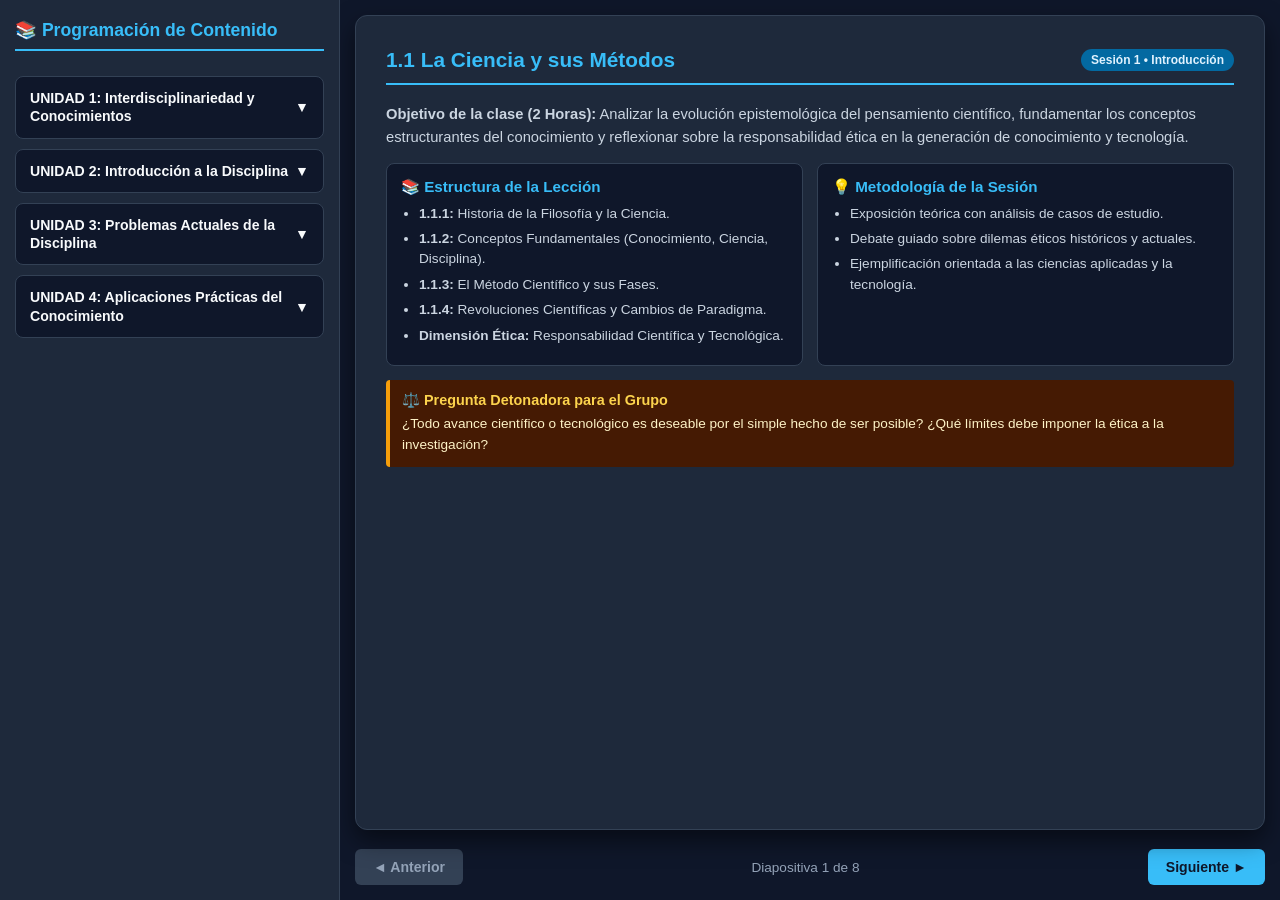
<file: index.html>
<!DOCTYPE html>
<html lang="es">

<head>
    <meta charset="UTF-8">
    <meta name="viewport" content="width=device-width, initial-scale=1.0">
    <title>FGD Primavera 2026 - Programación de Contenido</title>
    <style>
        :root {
            --bg-color: #0f172a;
            --sidebar-bg: #1e293b;
            --accent-color: #38bdf8;
            --accent-hover: #0284c7;
            --text-color: #f8fafc;
            --text-muted: #94a3b8;
            --border-color: #334155;
        }

        * {
            box-sizing: border-box;
            margin: 0;
            padding: 0;
        }

        body {
            font-family: 'Segoe UI', Tahoma, Geneva, Verdana, sans-serif;
            background-color: var(--bg-color);
            color: var(--text-color);
            height: 100vh;
            height: 100dvh;
            display: flex;
            flex-direction: column;
            overflow: hidden;
        }

        /* BARRA SUPERIOR MÓVIL */
        .mobile-header {
            display: none;
            background-color: var(--sidebar-bg);
            border-bottom: 1px solid var(--border-color);
            padding: 12px 16px;
            justify-content: space-between;
            align-items: center;
            z-index: 100;
        }

        .mobile-header h2 {
            font-size: 1.05rem;
            color: var(--accent-color);
        }

        .menu-toggle-btn {
            background: var(--accent-color);
            color: #0f172a;
            border: none;
            padding: 8px 14px;
            border-radius: 6px;
            font-weight: bold;
            font-size: 0.9rem;
            cursor: pointer;
        }

        /* LAYOUT PRINCIPAL */
        .app-container {
            display: flex;
            width: 100%;
            height: 100%;
            overflow: hidden;
            position: relative;
        }

        /* MENÚ LATERAL */
        .sidebar {
            width: 340px;
            min-width: 340px;
            background-color: var(--sidebar-bg);
            border-right: 1px solid var(--border-color);
            display: flex;
            flex-direction: column;
            padding: 20px 15px;
            overflow-y: auto;
            transition: transform 0.3s ease-in-out;
            z-index: 90;
        }

        .sidebar h2 {
            font-size: 1.1rem;
            color: var(--accent-color);
            margin-bottom: 15px;
            padding-bottom: 8px;
            border-bottom: 2px solid var(--accent-color);
        }

        .unit-btn {
            width: 100%;
            background-color: #0f172a;
            color: var(--text-color);
            border: 1px solid var(--border-color);
            padding: 12px 14px;
            border-radius: 8px;
            text-align: left;
            font-weight: 600;
            font-size: 0.88rem;
            cursor: pointer;
            margin-top: 10px;
            display: flex;
            justify-content: space-between;
            align-items: center;
            line-height: 1.3;
            transition: border-color 0.2s;
        }

        .unit-btn:hover {
            border-color: var(--accent-color);
        }

        .submenu {
            display: none;
            flex-direction: column;
            padding-left: 6px;
            margin-top: 5px;
            gap: 4px;
        }

        .submenu.active {
            display: flex;
        }

        .submenu a {
            color: var(--text-muted);
            text-decoration: none;
            font-size: 0.83rem;
            padding: 8px 10px;
            border-radius: 6px;
            line-height: 1.35;
            transition: all 0.2s;
        }

        .submenu a:hover,
        .submenu a.active-link {
            background-color: rgba(56, 189, 248, 0.15);
            color: var(--accent-color);
            font-weight: 600;
        }

        /* ÁREA DEL VISOR */
        .content-area {
            flex: 1;
            height: 100%;
            background-color: var(--bg-color);
        }

        .content-area iframe {
            width: 100%;
            height: 100%;
            border: none;
        }

        .overlay {
            display: none;
            position: fixed;
            top: 0;
            left: 0;
            width: 100vw;
            height: 100vh;
            background: rgba(0, 0, 0, 0.6);
            z-index: 80;
        }

        /* ADAPTACIÓN MÓVIL */
        @media (max-width: 768px) {
            .mobile-header {
                display: flex;
            }

            .sidebar {
                position: absolute;
                top: 0;
                left: 0;
                height: 100%;
                width: 85%;
                max-width: 340px;
                transform: translateX(-100%);
                box-shadow: 5px 0 15px rgba(0, 0, 0, 0.5);
            }

            .sidebar.open {
                transform: translateX(0);
            }

            .overlay.active {
                display: block;
            }
        }
    </style>
</head>

<body>

    <!-- BARRA SUPERIOR MÓVIL -->
    <div class="mobile-header">
        <h2>FGD Primavera 2026</h2>
        <button class="menu-toggle-btn" onclick="toggleSidebar()">☰ Temas</button>
    </div>

    <div class="app-container">

        <div class="overlay" id="overlay" onclick="closeSidebar()"></div>

        <!-- MENÚ LATERAL -->
        <nav class="sidebar" id="sidebar">
            <h2>📚 Programación de Contenido</h2>

            <!-- UNIDAD 1 -->
            <button class="unit-btn" onclick="toggleMenu('u1')">
                UNIDAD 1: Interdisciplinariedad y Conocimientos
                <span>▼</span>
            </button>
            <div id="u1" class="submenu">
                <a href="U1/T1/index.html" target="visor" onclick="onTopicSelect(this)">1.1 La Ciencia y sus métodos</a>
                <a href="U1/T2/index.html" target="visor" onclick="onTopicSelect(this)">1.2 Las áreas del conocimiento y
                    sus relaciones</a>
                <a href="U1/T3/index.html" target="visor" onclick="onTopicSelect(this)">1.3 Metodologías para la
                    práctica interdisciplinaria</a>
            </div>

            <!-- UNIDAD 2 -->
            <button class="unit-btn" onclick="toggleMenu('u2')">
                UNIDAD 2: Introducción a la Disciplina
                <span>▼</span>
            </button>
            <div id="u2" class="submenu">
                <a href="U2/T1/index.html" target="visor" onclick="onTopicSelect(this)">2.1 Transformaciones en el
                    conocimiento disciplinar</a>
                <a href="U2/T2/index.html" target="visor" onclick="onTopicSelect(this)">2.2 Estructura general de las
                    disciplinas</a>
                <a href="U2/T3/index.html" target="visor" onclick="onTopicSelect(this)">2.3 Retos y oportunidades del
                    ejercicio profesional</a>
                <a href="U2/T4/index.html" target="visor" onclick="onTopicSelect(this)">2.4 Divulgación del conocimiento
                    disciplinar</a>
            </div>

            <!-- UNIDAD 3 -->
            <button class="unit-btn" onclick="toggleMenu('u3')">
                UNIDAD 3: Problemas Actuales de la Disciplina
                <span>▼</span>
            </button>
            <div id="u3" class="submenu">
                <a href="U3/T1/index.html" target="visor" onclick="onTopicSelect(this)">3.1 Retos locales, Nacionales y
                    Globales</a>
                <a href="U3/T2/index.html" target="visor" onclick="onTopicSelect(this)">3.2 Innovaciones y Tendencias
                    emergentes</a>
                <a href="U3/T3/index.html" target="visor" onclick="onTopicSelect(this)">3.3 Ética profesional frente a
                    los desafíos</a>
                <a href="U3/T4/index.html" target="visor" onclick="onTopicSelect(this)">3.4 Consideraciones éticas de la
                    naturaleza</a>
            </div>

            <!-- UNIDAD 4 -->
            <button class="unit-btn" onclick="toggleMenu('u4')">
                UNIDAD 4: Aplicaciones Prácticas del Conocimiento
                <span>▼</span>
            </button>
            <div id="u4" class="submenu">
                <a href="U4/T1/index.html" target="visor" onclick="onTopicSelect(this)">4.1 Prácticas profesionales como
                    primera vinculación</a>
                <a href="U4/T2/index.html" target="visor" onclick="onTopicSelect(this)">4.2 Trabajo interdisciplinario y
                    retribución social</a>
                <a href="U4/T3/index.html" target="visor" onclick="onTopicSelect(this)">4.3 Casos de éxito, innovación y
                    buenas prácticas</a>
            </div>
        </nav>

        <!-- VISOR DE CONTENIDO -->
        <main class="content-area">
            <iframe name="visor" id="visor" src="U1/T1/index.html"></iframe>
        </main>
    </div>

    <script>
        function toggleMenu(menuId) {
            const submenu = document.getElementById(menuId);
            const isVisible = submenu.classList.contains('active');

            document.querySelectorAll('.submenu').forEach(el => el.classList.remove('active'));

            if (!isVisible) {
                submenu.classList.add('active');
            }
        }

        function toggleSidebar() {
            const sidebar = document.getElementById('sidebar');
            const overlay = document.getElementById('overlay');
            sidebar.classList.toggle('open');
            overlay.classList.toggle('active');
        }

        function closeSidebar() {
            document.getElementById('sidebar').classList.remove('open');
            document.getElementById('overlay').classList.remove('active');
        }

        function onTopicSelect(linkElement) {
            document.querySelectorAll('.submenu a').forEach(a => a.classList.remove('active-link'));
            linkElement.classList.add('active-link');

            if (window.innerWidth <= 768) {
                closeSidebar();
            }
        }
    </script>
</body>

</html>
</file>
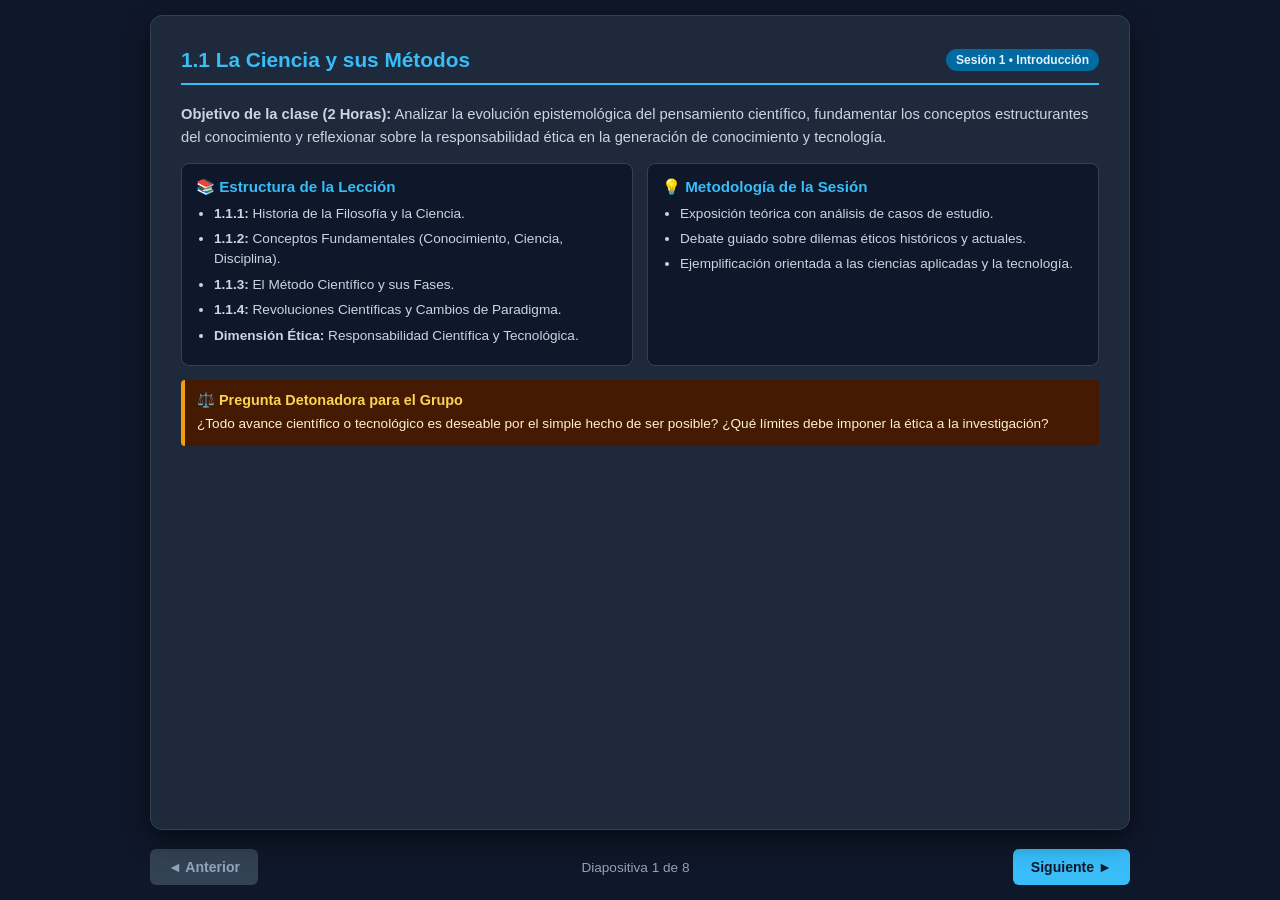
<file: U1/T1/index.html>
<!DOCTYPE html>
<html lang="es">

<head>
    <meta charset="UTF-8">
    <meta name="viewport" content="width=device-width, initial-scale=1.0">
    <title>1.1 La Ciencia y sus métodos</title>
    <link rel="stylesheet" href="../../CSS/style.css">
    </link>
</head>

<body>

    <div class="presentation-container">

        <!-- DIAPOSITIVA 1 -->
        <div class="slide active">
            <div class="slide-header">
                <h1>1.1 La Ciencia y sus Métodos</h1>
                <span class="tag">Sesión 1 • Introducción</span>
            </div>
            <p><strong>Objetivo de la clase (2 Horas):</strong> Analizar la evolución epistemológica del pensamiento
                científico, fundamentar los conceptos estructurantes del conocimiento y reflexionar sobre la
                responsabilidad ética en la generación de conocimiento y tecnología.</p>

            <div class="grid-2">
                <div class="card">
                    <h3>📚 Estructura de la Lección</h3>
                    <ul>
                        <li><strong>1.1.1:</strong> Historia de la Filosofía y la Ciencia.</li>
                        <li><strong>1.1.2:</strong> Conceptos Fundamentales (Conocimiento, Ciencia, Disciplina).</li>
                        <li><strong>1.1.3:</strong> El Método Científico y sus Fases.</li>
                        <li><strong>1.1.4:</strong> Revoluciones Científicas y Cambios de Paradigma.</li>
                        <li><strong>Dimensión Ética:</strong> Responsabilidad Científica y Tecnológica.</li>
                    </ul>
                </div>
                <div class="card">
                    <h3>💡 Metodología de la Sesión</h3>
                    <ul>
                        <li>Exposición teórica con análisis de casos de estudio.</li>
                        <li>Debate guiado sobre dilemas éticos históricos y actuales.</li>
                        <li>Ejemplificación orientada a las ciencias aplicadas y la tecnología.</li>
                    </ul>
                </div>
            </div>

            <div class="box-ethics">
                <h4>⚖️ Pregunta Detonadora para el Grupo</h4>
                <p>¿Todo avance científico o tecnológico es deseable por el simple hecho de ser posible? ¿Qué límites
                    debe imponer la ética a la investigación?</p>
            </div>
        </div>

        <!-- DIAPOSITIVA 2 -->
        <div class="slide">
            <div class="slide-header">
                <h1>1.1.1 Breve Historia de la Filosofía y la Ciencia (I)</h1>
                <span class="tag">Orígenes y Transición</span>
            </div>
            <p>El pensamiento científico moderno es el resultado de un largo proceso de independización de la filosofía,
                transitando de la explicación mítica al rigor empírico y racional.</p>

            <div class="diagram-flow">
                <div class="step-box">Mito / Pensamiento Mágico<br><small>(Explicación Sobrenatural)</small></div>
                <div class="arrow">➔</div>
                <div class="step-box">Filosofía Griega<br><small>(Logos / Razón Racional)</small></div>
                <div class="arrow">➔</div>
                <div class="step-box">Escolástica Medieval<br><small>(Lógica y Teología)</small></div>
                <div class="arrow">➔</div>
                <div class="step-box">Ciencia Moderna<br><small>(Empirismo / Experimento)</small></div>
            </div>

            <div class="grid-2">
                <div class="card">
                    <h3>🏛️ El Paso del 'Mythos' al 'Logos'</h3>
                    <p>En la Grecia clásica (siglo VI a.C.), los filósofos presocráticos comenzaron a buscar causas
                        naturales (el <em>arché</em>) para los fenómenos del universo, sustituyendo la voluntad divina
                        por principios racionales.</p>
                </div>
                <div class="card">
                    <h3>📜 La Herencia Aristotélica</h3>
                    <p>Aristóteles organizó los primeros campos del saber (física, biología, lógica). Sin embargo, su
                        enfoque era mayoritariamente cualitativo y deductivo, sin validación experimental sistemática.
                    </p>
                </div>
            </div>
        </div>

        <!-- DIAPOSITIVA 3 -->
        <div class="slide">
            <div class="slide-header">
                <h1>1.1.1 Breve Historia de la Filosofía y la Ciencia (II)</h1>
                <span class="tag">Nacimiento del Método Moderno</span>
            </div>
            <p>Durante la Revolución Científica (siglos XVI-XVII), se consolida el matrimonio entre las matemáticas y la
                experimentación controlada.</p>

            <div class="grid-3">
                <div class="card">
                    <h3>Francis Bacon</h3>
                    <p>Propuso el <strong>Método Inductivo</strong> en el <em>Novum Organum</em>. Defendió que la
                        ciencia debe basarse en la observación rigurosa y la recolección empírica de datos para dominar
                        la naturaleza.</p>
                </div>
                <div class="card">
                    <h3>Galileo Galilei</h3>
                    <p>Padre del <strong>Método Hipotético-Deductivo</strong> y de la matematización de la naturaleza.
                        Formuló que las leyes físicas deben ser comprobables mediante experimentos cuantitativos.</p>
                </div>
                <div class="card">
                    <h3>René Descartes</h3>
                    <p>Introdujo el <strong>Racionalismo</strong> y la duda metódica en el <em>Discurso del Método</em>.
                        Estableció las bases de la descomposicón de problemas complejos en partes simples
                        (reduccionismo).</p>
                </div>
            </div>

            <div class="box-ethics">
                <h4>⚠️ Reflexión Ética Histórica</h4>
                <p>Bacon afirmaba que <em>"saber es poder"</em> para controlar el entorno. Hoy nos preguntamos: cuando
                    la tecnología nos da el poder absoluto sobre los datos o la naturaleza, ¿quién garantiza el uso
                    responsable de ese poder?</p>
            </div>
        </div>

        <!-- DIAPOSITIVA 4 -->
        <div class="slide">
            <div class="slide-header">
                <h1>1.1.2 Conceptos Fundamentales</h1>
                <span class="tag">Taxonomía del Saber</span>
            </div>
            <p>Para analizar cualquier avance tecnológico o científico, es imprescindible diferenciar con claridad tres
                términos que frecuentemente se confunden:</p>

            <div class="grid-3">
                <div class="card">
                    <h3>1. Conocimiento</h3>
                    <p>Proceso mental y social mediante el cual el sujeto aprehende la realidad. Puede ser empírico,
                        tácito, implícito o científico.</p>
                </div>
                <div class="card">
                    <h3>2. Ciencia</h3>
                    <p>Cuerpo de conocimientos sistemáticos, verificables, metódicos y falibles sobre la realidad
                        objetiva, fundamentado en evidencias.</p>
                </div>
                <div class="card">
                    <h3>3. Disciplina</h3>
                    <p>Dominio organizado de enseñanza e investigación con fronteras académicas, lenguaje propio y
                        comunidad de pares (ej. Informática).</p>
                </div>
            </div>

            <div class="box-example">
                <h4>💡 Relación Práctica entre los Tres Conceptos</h4>
                <p>El <strong>conocimiento</strong> sobre cómo los humanos procesan imágenes llevó a la
                    <strong>ciencia</strong> del aprendizaje automático (Machine Learning), que hoy constituye una
                    <strong>disciplina</strong> de estudio en las Facultades de Ciencias de la Computación.
                </p>
            </div>
        </div>

        <!-- DIAPOSITIVA 5 -->
        <div class="slide">
            <div class="slide-header">
                <h1>1.1.3 El Método Científico: Estructura y Rigor</h1>
                <span class="tag">Metodología de Investigación</span>
            </div>
            <p>El método científico es un ciclo continuo y autorrectificativo que garantiza que las conclusiones no
                dependan de dogmas ni opiniones individuales.</p>

            <div class="diagram-flow">
                <div class="step-box">1. Observación & Problema</div>
                <div class="arrow">➔</div>
                <div class="step-box">2. Hipótesis Falsable</div>
                <div class="arrow">➔</div>
                <div class="step-box">3. Diseño Experimental</div>
                <div class="arrow">➔</div>
                <div class="step-box">4. Análisis de Datos</div>
                <div class="arrow">➔</div>
                <div class="step-box">5. Tesis / Teoría</div>
            </div>

            <div class="grid-2">
                <div class="card">
                    <h3>Criterio de Falsabilidad (Karl Popper)</h3>
                    <p>Una afirmación es científica solo si existe la posibilidad lógica de diseñar un experimento que
                        demuestre su falsedad. Si una teoría no puede ser probada como falsa, pertenece al ámbito de la
                        fe o la pseudociencia.</p>
                </div>
                <div class="card">
                    <h3>Replicabilidad y Transparencia</h3>
                    <p>Todo experimento científico debe ser documentado de tal manera que cualquier otro equipo
                        independiente en el mundo pueda repetir el proceso y obtener exactamente los mismos resultados.
                    </p>
                </div>
            </div>
        </div>

        <!-- DIAPOSITIVA 6 -->
        <div class="slide">
            <div class="slide-header">
                <h1>1.1.4 Revoluciones Científicas y Paradigmas</h1>
                <span class="tag">Thomas Kuhn</span>
            </div>
            <p>El historiador y filósofo <strong>Thomas Kuhn</strong> demostró que la ciencia no progresa de forma
                lineal y acumulativa, sino a través de rupturas estructurales llamadas <strong>Revoluciones
                    Científicas</strong>.</p>

            <div class="diagram-flow">
                <div class="step-box">Ciencia Normal<br><small>(Paradigma Vigente)</small></div>
                <div class="arrow">➔</div>
                <div class="step-box">Acumulación de Anomalías</div>
                <div class="arrow">➔</div>
                <div class="step-box">Periodo de Crisis</div>
                <div class="arrow">➔</div>
                <div class="step-box">Revolución Científica</div>
                <div class="arrow">➔</div>
                <div class="step-box">Nuevo Paradigma</div>
            </div>

            <div class="grid-2">
                <div class="card">
                    <h3>¿Qué es un Paradigma?</h3>
                    <p>Es el conjunto de valores, técnicas, supuestos y teorías compartidas por una comunidad científica
                        en una época determinada (ej. Física Newtoniana vs. Relatividad General).</p>
                </div>
                <div class="card">
                    <h3>El Cambio de Paradigma</h3>
                    <p>Ocurre cuando el paradigma vigente no logra explicar una cantidad crítica de "anomalías" o
                        fallas, forzando la adopción de un modelo conceptual completamente nuevo.</p>
                </div>
            </div>
        </div>

        <!-- DIAPOSITIVA 7 -->
        <div class="slide">
            <div class="slide-header">
                <h1>Ética, Ciencia y Sociedad: El Impacto de la Investigación</h1>
                <span class="tag">Dimensión Ética</span>
            </div>
            <p>La ciencia y la tecnología no son neutrales. Cada descubrimiento metodológico y desarrollo técnico
                conlleva impactos éticos y sociales que los investigadores deben prever y asumir.</p>

            <div class="grid-2">
                <div class="card">
                    <h3>Principios Éticos Fundamentales</h3>
                    <ul>
                        <li><strong>Beneficencia y No Maleficencia:</strong> Orientar el conocimiento hacia el bienestar
                            humano y mitigar posibles daños.</li>
                        <li><strong>Integridad Científica:</strong> Honestidad en la recolección, reporte y publicación
                            de datos (evitar plagio y manipulación).</li>
                        <li><strong>Justicia Distributiva:</strong> Garantizar que los beneficios de la ciencia no
                            acentúen la desigualdad social.</li>
                    </ul>
                </div>
                <div class="card">
                    <h3>Dilemas Éticos Modernos</h3>
                    <ul>
                        <li><strong>Sesgos en Algoritmos:</strong> Cuando los modelos reproducen discriminación
                            histórica al ser entrenados con datos sesgados.</li>
                        <li><strong>Privacidad y Manejo de Datos:</strong> La frontera entre el análisis científico y la
                            vigilancia masiva no consentida.</li>
                        <li><strong>Dualidad de Uso (Dual-Use):</strong> Tecnologías creadas para fines pacíficos que
                            pueden ser militarizadas.</li>
                    </ul>
                </div>
            </div>

            <div class="box-ethics">
                <h4>⚖️ Caso para Debate en Clase</h4>
                <p>Si un algoritmo predice con 95% de precisión la reincidencia delictiva pero discrimina por grupo
                    poblacional debido al sesgo de los datos históricos, ¿debe permitirse su uso en el sistema judicial?
                </p>
            </div>
        </div>

        <!-- DIAPOSITIVA 8 -->
        <div class="slide">
            <div class="slide-header">
                <h1>Conclusiones y Trabajo en Clase</h1>
                <span class="tag">Cierre de Sesión</span>
            </div>
            <p><strong>Síntesis de la Lección:</strong> El método científico y la comprensión de sus paradigmas son las
                herramientas más sólidas para construir conocimiento, pero es el marco ético el que guía su aplicación
                responsable en beneficio de la sociedad.</p>

            <div class="grid-2">
                <div class="card">
                    <h3>📝 Actividad Individual / Grupal</h3>
                    <p>Redactar un ensayo breve (1 página) respondiendo a la siguiente cuestión:</p>
                    <p><em>"Analice un cambio de paradigma histórico en las ciencias y explique qué dilemas éticos
                            surgieron a partir de la adopción del nuevo modelo."</em></p>
                </div>
                <div class="card">
                    <h3>📌 Próxima Clase (Tema 1.2)</h3>
                    <p><strong>Las áreas del conocimiento y sus relaciones:</strong></p>
                    <ul>
                        <li>Clasificación e historia de las disciplinas.</li>
                        <li>Criterios epistemológicos.</li>
                        <li>Ciencia, arte, tecnología y dimensión social del conocimiento.</li>
                    </ul>
                </div>
            </div>

            <div class="box-example">
                <h4>💬 Preguntas de Cierre</h4>
                <p>¿Qué dudas o comentarios quedan sobre la evolución de la ciencia y su responsabilidad ética para la
                    siguiente unidad?</p>
            </div>
        </div>

    </div>

    <!-- BOTONES DE NAVEGACIÓN -->
    <div class="controls">
        <button class="btn" id="prevBtn" onclick="changeSlide(-1)" disabled>◄ Anterior</button>
        <span class="slide-counter" id="counter">Diapositiva 1 de 8</span>
        <button class="btn" id="nextBtn" onclick="changeSlide(1)">Siguiente ►</button>
    </div>

    <script src="../../JS/script.js"></script>
</body>

</html>
</file>
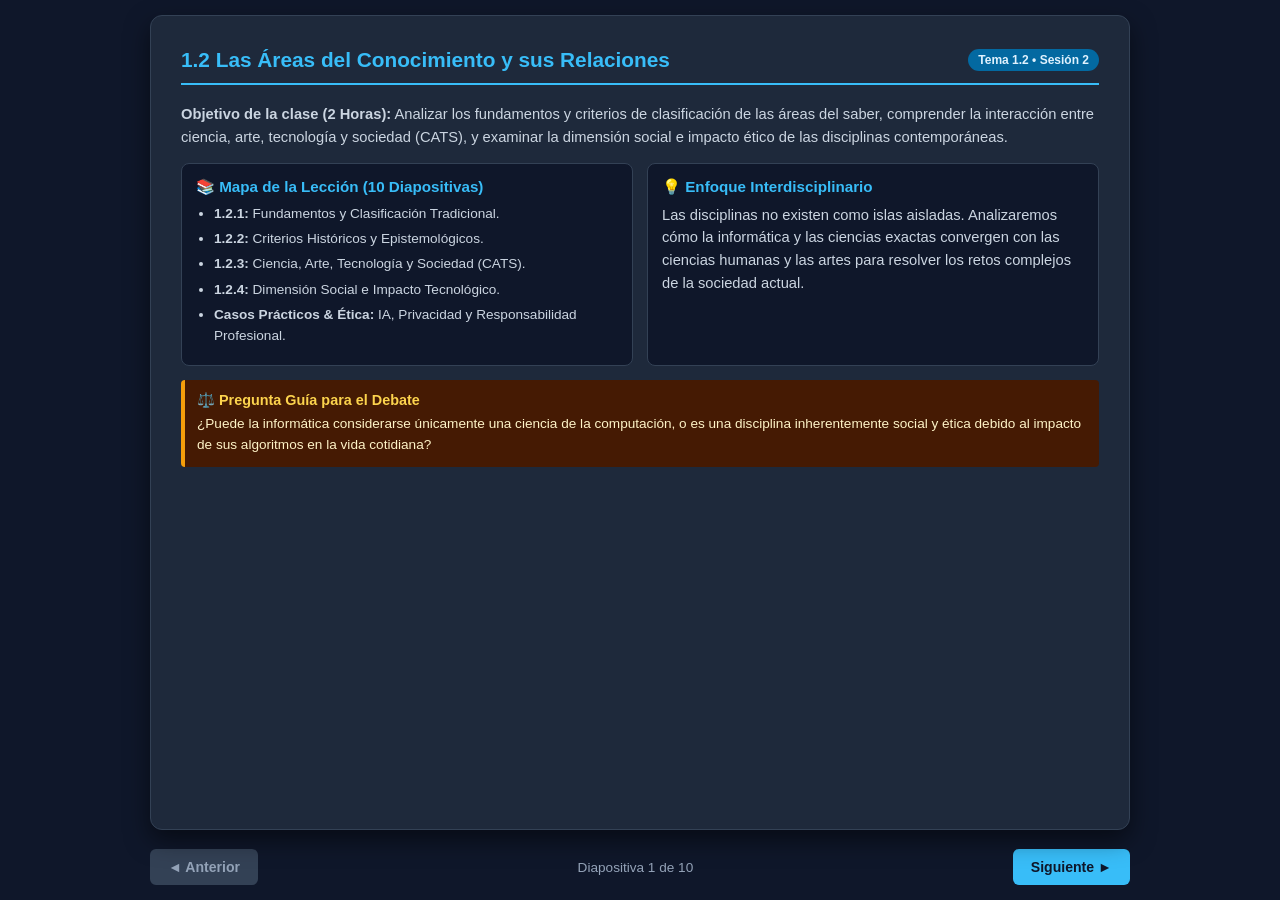
<file: U1/T2/index.html>
<!DOCTYPE html>
<html lang="es">

<head>
    <meta charset="UTF-8">
    <meta name="viewport" content="width=device-width, initial-scale=1.0">
    <title>1.2 Las áreas del conocimiento y sus relaciones</title>
    <link rel="stylesheet" href="../../CSS/style.css">
    </link>
</head>

<body>

    <div class="presentation-container">

        <!-- DIAPOSITIVA 1 -->
        <div class="slide active">
            <div class="slide-header">
                <h1>1.2 Las Áreas del Conocimiento y sus Relaciones</h1>
                <span class="tag">Tema 1.2 • Sesión 2</span>
            </div>
            <p><strong>Objetivo de la clase (2 Horas):</strong> Analizar los fundamentos y criterios de clasificación de
                las áreas del saber, comprender la interacción entre ciencia, arte, tecnología y sociedad (CATS), y
                examinar la dimensión social e impacto ético de las disciplinas contemporáneas.</p>

            <div class="grid-2">
                <div class="card">
                    <h3>📚 Mapa de la Lección (10 Diapositivas)</h3>
                    <ul>
                        <li><strong>1.2.1:</strong> Fundamentos y Clasificación Tradicional.</li>
                        <li><strong>1.2.2:</strong> Criterios Históricos y Epistemológicos.</li>
                        <li><strong>1.2.3:</strong> Ciencia, Arte, Tecnología y Sociedad (CATS).</li>
                        <li><strong>1.2.4:</strong> Dimensión Social e Impacto Tecnológico.</li>
                        <li><strong>Casos Prácticos & Ética:</strong> IA, Privacidad y Responsabilidad Profesional.</li>
                    </ul>
                </div>
                <div class="card">
                    <h3>💡 Enfoque Interdisciplinario</h3>
                    <p>Las disciplinas no existen como islas aisladas. Analizaremos cómo la informática y las ciencias
                        exactas convergen con las ciencias humanas y las artes para resolver los retos complejos de la
                        sociedad actual.</p>
                </div>
            </div>

            <div class="box-ethics">
                <h4>⚖️ Pregunta Guía para el Debate</h4>
                <p>¿Puede la informática considerarse únicamente una ciencia de la computación, o es una disciplina
                    inherentemente social y ética debido al impacto de sus algoritmos en la vida cotidiana?</p>
            </div>
        </div>

        <!-- DIAPOSITIVA 2 -->
        <div class="slide">
            <div class="slide-header">
                <h1>1.2.1 Fundamentos de Clasificación del Conocimiento (I)</h1>
                <span class="tag">Ciencias Formales vs. Fácticas</span>
            </div>
            <p>La primera gran división epistemológica categoriza las áreas del conocimiento según su <strong>objeto de
                    estudio</strong> y la <strong>naturaleza de su método de verificación</strong> (Rudolf Carnap /
                Mario Bunge).</p>

            <div class="grid-2">
                <div class="card">
                    <h3>📐 Ciencias Formales</h3>
                    <p>Estudian entes ideales, abstractos o signos que solo existen en la mente humana.</p>
                    <ul>
                        <li><strong>Objeto:</strong> Formas, estructuras y relaciones abstractas.</li>
                        <li><strong>Método:</strong> Deducción lógica y demostración matemática.</li>
                        <li><strong>Ejemplos:</strong> Matemáticas, Lógica, Teoría de la Computación.</li>
                        <li><strong>Criterio de Verdad:</strong> Coherencia interna (no contradicción).</li>
                    </ul>
                </div>
                <div class="card">
                    <h3>🌍 Ciencias Fácticas (o Empíricas)</h3>
                    <p>Estudian hechos, procesos y fenómenos del mundo físico y social material.</p>
                    <ul>
                        <li><strong>Objeto:</strong> Eventos de la realidad observable.</li>
                        <li><strong>Método:</strong> Observación, experimentación e inducción.</li>
                        <li><strong>Ejemplos:</strong> Física, Biología, Sociología, Economía.</li>
                        <li><strong>Criterio de Verdad:</strong> Contrastación con la experiencia empírica.</li>
                    </ul>
                </div>
            </div>

            <div class="box-example">
                <h4>💻 Posición de la Informática en la Clasificación</h4>
                <p>La Ciencias de la Computación poseen un carácter dual: son <strong>formales</strong> al estructurar
                    algoritmos y lógica de programación, pero se vuelven <strong>fácticas y aplicadas</strong> al
                    integrarse en hardware, redes y entornos sociales realistas.</p>
            </div>
        </div>

        <!-- DIAPOSITIVA 3 -->
        <div class="slide">
            <div class="slide-header">
                <h1>1.2.1 Clasificación del Conocimiento (II)</h1>
                <span class="tag">La Taxonomía UNESCO</span>
            </div>
            <p>Para fines académicos, estadísticos y de gestión pública, la UNESCO organiza los campos del conocimiento
                en seis grandes áreas principales:</p>

            <div class="grid-3">
                <div class="card">
                    <h3>1. Ciencias Naturales</h3>
                    <p>Física, Química, Biología, Astronomía y Ciencias de la Tierra. Buscan comprender las leyes del
                        universo físico.</p>
                </div>
                <div class="card">
                    <h3>2. Ingeniería y Tecnología</h3>
                    <p>Computación, Electrónica, Civil, Mecánica, Biotecnología. Orientadas al diseño y construcción de
                        soluciones aplicadas.</p>
                </div>
                <div class="card">
                    <h3>3. Ciencias Médicas</h3>
                    <p>Medicina, Farmacia, Salud Pública. Enfocadas en el estudio biológico, prevención y tratamiento de
                        enfermedades humanas.</p>
                </div>
            </div>

            <div class="grid-3">
                <div class="card">
                    <h3>4. Ciencias Agrícolas</h3>
                    <p>Agronomía, Veterinaria, Silvicultura. Optimización y producción sostenible de alimentos y
                        recursos renovables.</p>
                </div>
                <div class="card">
                    <h3>5. Ciencias Sociales</h3>
                    <p>Sociología, Economía, Derecho, Psicología, Ciencia Política. Análisis de las estructuras e
                        interacciones humanas.</p>
                </div>
                <div class="card">
                    <h3>6. Humanidades y Arte</h3>
                    <p>Filosofía, Historia, Literatura, Artes Visuales y Escénicas. Estudio de la cultura, la ética y la
                        expresión humana.</p>
                </div>
            </div>
        </div>

        <!-- DIAPOSITIVA 4 -->
        <div class="slide">
            <div class="slide-header">
                <h1>1.2.2 Criterios Históricos de Clasificación</h1>
                <span class="tag">Evolución Epistemológica</span>
            </div>
            <p>La división de las disciplinas ha cambiado a lo largo de la historia de acuerdo con la cosmovisión y
                prioridades socio-económicas de cada época.</p>

            <div class="diagram-flow">
                <div class="step-box">Antigüedad / Edad Media<br><small>(Trivium y Quadrivium)</small></div>
                <div class="arrow">➔</div>
                <div class="step-box">Ilustración / Enciclopedismo<br><small>(Diderot y D'Alembert)</small></div>
                <div class="arrow">➔</div>
                <div class="step-box">Siglo XIX - Positivismo<br><small>(Auguste Comte)</small></div>
                <div class="arrow">➔</div>
                <div class="step-box">Siglo XXI - Especialización<br><small>(Hiper-especialización & Redes)</small>
                </div>
            </div>

            <div class="grid-2">
                <div class="card">
                    <h3>El Trivium y Quadrivium Medieval</h3>
                    <p>El saber formal de las universidades medievales se organizaba en las Artes Liberales:</p>
                    <ul>
                        <li><strong>Trivium (Letras):</strong> Gramática, Dialéctica (Lógica), Retórica.</li>
                        <li><strong>Quadrivium (Números):</strong> Aritmética, Geometría, Astronomía, Música.</li>
                    </ul>
                </div>
                <div class="card">
                    <h3>La Jerarquía de Auguste Comte</h3>
                    <p>Propuso clasificar las ciencias por orden de complejidad creciente y dependencia:</p>
                    <p><em>Matemáticas ➔ Astronomía ➔ Física ➔ Química ➔ Biología ➔ Sociología ("Física Social")</em>
                    </p>
                </div>
            </div>
        </div>

        <!-- DIAPOSITIVA 5 -->
        <div class="slide">
            <div class="slide-header">
                <h1>1.2.2 Criterios Epistemológicos de Clasificación</h1>
                <span class="tag">Criterios de Verificación</span>
            </div>
            <p>En la epistemología contemporánea, las disciplinas se diferencian según tres criterios centrales
                formulados por los filósofos de la ciencia:</p>

            <div class="grid-3">
                <div class="card">
                    <h3>1. Según el Objeto</h3>
                    <p>¿Qué estudia la disciplina?</p>
                    <ul>
                        <li>Entes abstractos (Lógica).</li>
                        <li>Materia inerte (Física).</li>
                        <li>Sistemas vivos (Biología).</li>
                        <li>Sistemas socio-técnicos (Ingeniería de Software).</li>
                    </ul>
                </div>
                <div class="card">
                    <h3>2. Según el Método</h3>
                    <p>¿Cómo se valida el conocimiento?</p>
                    <ul>
                        <li>Demostración axiomática.</li>
                        <li>Experimentación empírica.</li>
                        <li>Hermenéutica e interpretación.</li>
                        <li>Pruebas de estrés y benchmarking técnico.</li>
                    </ul>
                </div>
                <div class="card">
                    <h3>3. Según el Propósito</h3>
                    <p>¿Para qué se genera conocimiento?</p>
                    <ul>
                        <li><strong>Puras / Básicas:</strong> Ampliar la comprensión teórica del universo.</li>
                        <li><strong>Aplicadas:</strong> Diseñar herramientas para intervenir y transformar la realidad.
                        </li>
                    </ul>
                </div>
            </div>

            <div class="box-ethics">
                <h4>⚠️ El Riesgo de la Fragmentación Excesiva</h4>
                <p>La hiper-especialización disciplinar crea "silos de conocimiento" donde los ingenieros ignoran el
                    impacto social de su código y los científicos sociales desconocen las capacidades reales de la
                    tecnología.</p>
            </div>
        </div>

        <!-- DIAPOSITIVA 6 -->
        <div class="slide">
            <div class="slide-header">
                <h1>1.2.3 Ciencia, Arte, Tecnología y Sociedad (CATS)</h1>
                <span class="tag">Cuadrante de Interacción</span>
            </div>
            <p>Los cuatro pilares de la cultura moderna interactúan dinámicamente. La tecnología no es un mero
                subproducto de la ciencia, ni el arte una actividad aislada.</p>

            <div class="grid-2">
                <div class="card">
                    <h3>🔬 Ciencia ➔ Tecnología</h3>
                    <p>La ciencia descubre leyes y principios generales (ej. la mecánica cuántica), que la tecnología
                        utiliza para construir dispositivos funcionales (ej. procesadores y transistores).</p>
                </div>
                <div class="card">
                    <h3>🛠️ Tecnología ➔ Ciencia</h3>
                    <p>Los desarrollos tecnológicos amplían los límites del descubrimiento científico (ej. telescopios,
                        supercomputadoras para simulación molecular y colisionadores de partículas).</p>
                </div>
            </div>

            <div class="grid-2">
                <div class="card">
                    <h3>🎨 Arte ↔ Tecnología</h3>
                    <p>El arte adopta nuevas herramientas tecnológicas para diversificar la expresión creativa (ej.
                        renderizado 3D, gráficos por computadora, sintesis de audio y diseño web interactivo).</p>
                </div>
                <div class="card">
                    <h3>👥 Sociedad ↔ Sistema CATS</h3>
                    <p>La sociedad demanda soluciones a sus necesidades (salud, comunicación, energía), pero también
                        sufre las consecuencias de tecnologías no reguladas.</p>
                </div>
            </div>
        </div>

        <!-- DIAPOSITIVA 7 -->
        <div class="slide">
            <div class="slide-header">
                <h1>1.2.3 Arte y Tecnología en la Era Digital</h1>
                <span class="tag">Convergencia Creativa</span>
            </div>
            <p>La intersección entre la informática, las artes visuales y la interacción humana ha redefinido el
                concepto tradicional de creación artística.</p>

            <div class="grid-3">
                <div class="card">
                    <h3>Arte Generativo</h3>
                    <p>Uso de código, reglas matemáticas y algoritmos aleatorios para crear obras visuales y auditivas
                        de forma autónoma o asistida.</p>
                </div>
                <div class="card">
                    <h3>Experiencias Inmersivas</h3>
                    <p>Integración de WebGL, Three.js y motores de renderizado 3D para construir narrativas interactivas
                        y espacios virtuales.</p>
                </div>
                <div class="card">
                    <h3>Modelos de IA Generativa</h3>
                    <p>Redes neuronales que sintetizan imágenes, música y texto a partir de grandes volúmenes de datos
                        de entrenamiento.</p>
                </div>
            </div>

            <div class="box-ethics">
                <h4>⚖️ Dilemas Éticos en la Convergencia Arte-Tecnología</h4>
                <ul>
                    <li><strong>Derechos de Autor:</strong> ¿A quién pertenece una obra generada por un modelo entrenado
                        con millones de imágenes de artistas sin su consentimiento explícito?</li>
                    <li><strong>Valor Creativo:</strong> ¿Sustituye la inteligencia artificial el proceso creativo y
                        expresivo del ser humano?</li>
                </ul>
            </div>
        </div>

        <!-- DIAPOSITIVA 8 -->
        <div class="slide">
            <div class="slide-header">
                <h1>1.2.4 La Dimensión Social de las Áreas del Conocimiento</h1>
                <span class="tag">Construcción Social de la Ciencia</span>
            </div>
            <p>El conocimiento científico y tecnológico no se produce en un vacío neutral; responde a intereses
                económicos, políticos, culturales y de financiación de la sociedad que lo alberga.</p>

            <div class="grid-2">
                <div class="card">
                    <h3>🏛️ Determinación Socio-Económica</h3>
                    <p>Las líneas de investigación más financiadas son aquellas que las sociedades, empresas y gobiernos
                        priorizan (ej. ciberseguridad, energía, desarrollo de fármacos e Inteligencia Artificial).</p>
                </div>
                <div class="card">
                    <h3>🌐 El Imperativo Ético Institucional (Merton)</h3>
                    <ul>
                        <li><strong>Universalismo:</strong> La validez no depende de quién descubra el dato.</li>
                        <li><strong>Comunismo Científico:</strong> El conocimiento es de dominio público.</li>
                        <li><strong>Desinterés:</strong> Ausencia de conflictos de interés personal.</li>
                        <li><strong>Escepticismo Organizado:</strong> Verificación constante de pares.</li>
                    </ul>
                </div>
            </div>

            <div class="box-example">
                <h4>🌐 Ejemplo: Brecha Digital e Inclusión Tecnológica</h4>
                <p>El desarrollo acelerado de servicios web y plataformas gubernamentales digitales excluye socialmente
                    a sectores de la población sin acceso a internet o sin alfabetización digital adecuada.</p>
            </div>
        </div>

        <!-- DIAPOSITIVA 9 -->
        <div class="slide">
            <div class="slide-header">
                <h1>Responsabilidad Ética del Tecnólogo y Científico</h1>
                <span class="tag">Ética Profesional y Social</span>
            </div>
            <p>Los profesionales del área de cómputo y sistemas tienen un compromiso ético ineludible al diseñar
                plataformas que moldean la vida de millones de usuarios.</p>

            <div class="grid-2">
                <div class="card">
                    <h3>⚠️ Riesgos y Patologías Tecnológicas</h3>
                    <ul>
                        <li><strong>Privacidad y Vigilancia:</strong> Recopilación masiva de datos personales sin
                            transparencia.</li>
                        <li><strong>Sesgos Algorítmicos:</strong> Sistemas automatizados que perpetúan la discriminación
                            de grupos vulnerables.</li>
                        <li><strong>Adicción y Manipulación:</strong> Patrones oscuros (Dark Patterns) diseñados para
                            maximizar la retención del usuario.</li>
                    </ul>
                </div>
                <div class="card">
                    <h3>🛡️ Código de Ética ACM / IEEE</h3>
                    <ul>
                        <li><strong>Contribuir al bienestar humano:</strong> Minimizar las consecuencias negativas de la
                            tecnología.</li>
                        <li><strong>Evitar el daño:</strong> Realizar pruebas exhaustivas de seguridad y estabilidad del
                            software.</li>
                        <li><strong>Honestidad y Transparencia:</strong> Revelar limitaciones, fallas y riesgos
                            conocidos del sistema.</li>
                    </ul>
                </div>
            </div>

            <div class="box-ethics">
                <h4>💬 Estudio de Caso: Privacidad e Ingeniería de Software</h4>
                <p>Si la directiva de una empresa exige a un desarrollador implementar un rastreo oculto de
                    geolocalización en una aplicación móvil, ¿cuál es la responsabilidad profesional y legal del
                    desarrollador?</p>
            </div>
        </div>

        <!-- DIAPOSITIVA 10 -->
        <div class="slide">
            <div class="slide-header">
                <h1>Conclusiones y Evaluación de la Sesión</h1>
                <span class="tag">Cierre de Tema 1.2</span>
            </div>
            <p><strong>Síntesis del Tema:</strong> Las áreas del conocimiento son redes interconectadas. El profesional
                informático moderno requiere tanto competencia técnica formal como sensibilidad humanística y ética para
                comprender la dimensión social de sus desarrollos.</p>

            <div class="grid-2">
                <div class="card">
                    <h3>📝 Tarea Práctica para la Próxima Clase</h3>
                    <p>Seleccionar una tecnología moderna (ej. Reconocimiento Facial, Redes Sociales o Algoritmos
                        Financieros) y elaborar una ficha analítica identificando:</p>
                    <ul>
                        <li>Las áreas del conocimiento que convergen en ella.</li>
                        <li>Su impacto en el sistema Ciencia-Arte-Tecnología-Sociedad.</li>
                        <li>Dos dilemas éticos asociados a su implementación.</li>
                    </ul>
                </div>
                <div class="card">
                    <h3>📌 Próximo Tema (Tema 1.3)</h3>
                    <p><strong>Metodologías para la práctica interdisciplinaria:</strong></p>
                    <ul>
                        <li>Fundamentos y planificación interdisciplinaria.</li>
                        <li>Herramientas de integración.</li>
                        <li>Productos e innovaciones interdisciplinarias.</li>
                    </ul>
                </div>
            </div>

            <div class="box-example">
                <h4>💬 Espacio de Preguntas y Comentarios</h4>
                <p>¿Qué reflexiones genera la interacción entre ciencia, tecnología, arte y ética en su formación
                    profesional?</p>
            </div>
        </div>

    </div>

    <!-- NAVEGACIÓN INFERIOR -->
    <div class="controls">
        <button class="btn" id="prevBtn" onclick="changeSlide(-1)" disabled>◄ Anterior</button>
        <span class="slide-counter" id="counter">Diapositiva 1 de 10</span>
        <button class="btn" id="nextBtn" onclick="changeSlide(1)">Siguiente ►</button>
    </div>

    <script src="../../JS/script.js"></script>
</body>

</html>
</file>
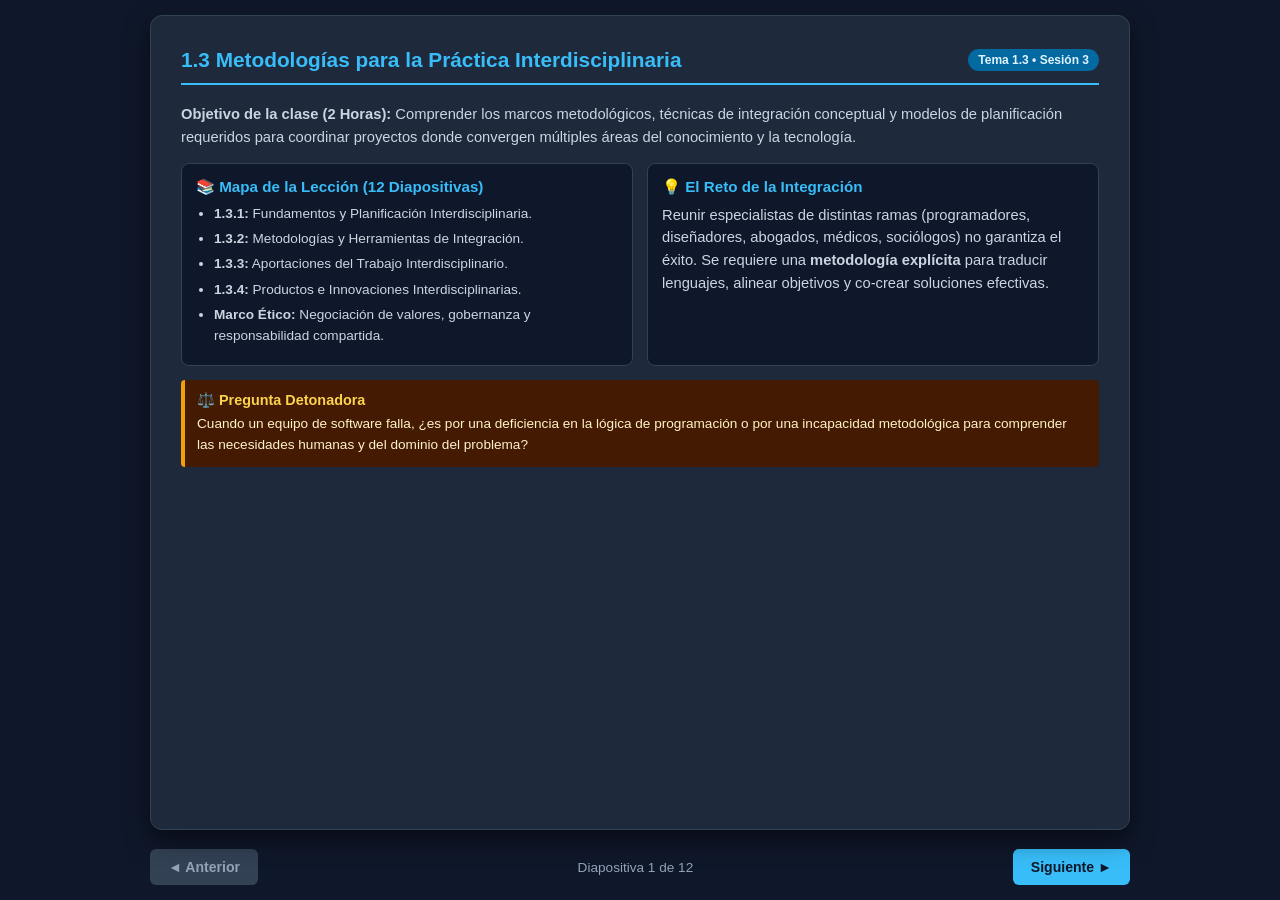
<file: U1/T3/index.html>
<!DOCTYPE html>
<html lang="es">

<head>
    <meta charset="UTF-8">
    <meta name="viewport" content="width=device-width, initial-scale=1.0">
    <title>1.3 Metodologías para la práctica interdisciplinaria</title>
    <link rel="stylesheet" href="../../CSS/style.css">
    </link>
</head>

<body>

    <div class="presentation-container">

        <!-- DIAPOSITIVA 1 -->
        <div class="slide active">
            <div class="slide-header">
                <h1>1.3 Metodologías para la Práctica Interdisciplinaria</h1>
                <span class="tag">Tema 1.3 • Sesión 3</span>
            </div>
            <p><strong>Objetivo de la clase (2 Horas):</strong> Comprender los marcos metodológicos, técnicas de
                integración conceptual y modelos de planificación requeridos para coordinar proyectos donde convergen
                múltiples áreas del conocimiento y la tecnología.</p>

            <div class="grid-2">
                <div class="card">
                    <h3>📚 Mapa de la Lección (12 Diapositivas)</h3>
                    <ul>
                        <li><strong>1.3.1:</strong> Fundamentos y Planificación Interdisciplinaria.</li>
                        <li><strong>1.3.2:</strong> Metodologías y Herramientas de Integración.</li>
                        <li><strong>1.3.3:</strong> Aportaciones del Trabajo Interdisciplinario.</li>
                        <li><strong>1.3.4:</strong> Productos e Innovaciones Interdisciplinarias.</li>
                        <li><strong>Marco Ético:</strong> Negociación de valores, gobernanza y responsabilidad
                            compartida.</li>
                    </ul>
                </div>
                <div class="card">
                    <h3>💡 El Reto de la Integración</h3>
                    <p>Reunir especialistas de distintas ramas (programadores, diseñadores, abogados, médicos,
                        sociólogos) no garantiza el éxito. Se requiere una <strong>metodología explícita</strong> para
                        traducir lenguajes, alinear objetivos y co-crear soluciones efectivas.</p>
                </div>
            </div>

            <div class="box-ethics">
                <h4>⚖️ Pregunta Detonadora</h4>
                <p>Cuando un equipo de software falla, ¿es por una deficiencia en la lógica de programación o por una
                    incapacidad metodológica para comprender las necesidades humanas y del dominio del problema?</p>
            </div>
        </div>

        <!-- DIAPOSITIVA 2 -->
        <div class="slide">
            <div class="slide-header">
                <h1>1.3.1 Fundamentos de la Interdisciplinariedad (I)</h1>
                <span class="tag">Niveles de Integración</span>
            </div>
            <p>Es esencial clasificar el grado de colaboración entre distintas disciplinas para evitar confusiones
                metodológicas (Piaget / Erich Jantsch).</p>

            <div class="grid-4">
                <div class="card">
                    <h3>1. Multidisciplina</h3>
                    <p>Varias disciplinas trabajan sobre un mismo objeto de estudio, pero <strong>sin integrar</strong>
                        sus métodos ni conceptos. Cada una aporta su visión de forma paralela.</p>
                </div>
                <div class="card">
                    <h3>2. Pluridisciplina</h3>
                    <p>Existe afinidad temática entre disciplinas cercanas (ej. Física y Química). Hay cooperación, pero
                        se mantienen las fronteras tradicionales.</p>
                </div>
                <div class="card">
                    <h3>3. Interdisciplina</h3>
                    <p><strong>Transferencia y síntesis de métodos.</strong> Creación de marcos teóricos compartidos y
                        enriquecimiento mutuo para resolver problemas complejos.</p>
                </div>
                <div class="card">
                    <h3>4. Transdisciplina</h3>
                    <p>Trascendencia de los límites disciplinares. Integración del conocimiento científico con saberes
                        sociales, culturales y éticos para transformar la realidad.</p>
                </div>
            </div>

            <div class="box-example">
                <h4>💻 Ejemplo en Ciencias de la Computación</h4>
                <p>Desarrollar una app de salud: Si el programador solo pide especificaciones y programa aisladamente es
                    <em>multidisciplina</em>. Si médicos, diseñadores UX y tecnólogos diseñan juntos la arquitectura del
                    modelo de atención, es <strong>interdisciplina</strong>.
                </p>
            </div>
        </div>

        <!-- DIAPOSITIVA 3 -->
        <div class="slide">
            <div class="slide-header">
                <h1>1.3.1 Planificación Interdisciplinaria (II)</h1>
                <span class="tag">Fases de Diseño de Proyectos</span>
            </div>
            <p>La planificación de un proyecto interdisciplinario requiere superar el sesgo unidisciplinar desde la
                etapa de definición del problema.</p>

            <div class="diagram-flow">
                <div class="step-box">1. Formulación Compartida del Problema</div>
                <div class="arrow">➔</div>
                <div class="step-box">2. Construcción del Vocabulario Común</div>
                <div class="arrow">➔</div>
                <div class="step-box">3. Asignación de Roles y Métodos</div>
                <div class="arrow">➔</div>
                <div class="step-box">4. Síntesis y Validación Cruzada</div>
            </div>

            <div class="grid-2">
                <div class="card">
                    <h3>Principios de la Planificación</h3>
                    <ul>
                        <li><strong>Flexibilidad Epistemológica:</strong> Aceptar que ninguna disciplina posee el
                            monopolio de la verdad.</li>
                        <li><strong>Definición de Limites y Alcances:</strong> Establecer qué preguntas responderá cada
                            área del equipo.</li>
                        <li><strong>Evaluación Multicriterio:</strong> Los criterios de éxito deben ser evaluados bajo
                            estándares técnicos, económicos y ético-sociales.</li>
                    </ul>
                </div>
                <div class="card">
                    <h3>Matriz de Barreras Interdisciplinarias</h3>
                    <ul>
                        <li><strong>Jerga Técnica (Jargon):</strong> Términos que significan cosas distintas en cada
                            área.</li>
                        <li><strong>Sesgos Metodológicos:</strong> Positivismo cuantitativo vs. Análisis cualitativo.
                        </li>
                        <li><strong>Incentivos Institucionales:</strong> Publicaciones y reconocimientos fragmentados.
                        </li>
                    </ul>
                </div>
            </div>
        </div>

        <!-- DIAPOSITIVA 4 -->
        <div class="slide">
            <div class="slide-header">
                <h1>1.3.2 Metodologías de Integración (I)</h1>
                <span class="tag">Pensamiento Sistémico</span>
            </div>
            <p>El <strong>Pensamiento Sistémico (Systems Thinking)</strong> es el marco fundamental para la integración
                interdisciplinaria. Concibe la realidad como una red de elementos interconectados en lugar de partes
                aisladas.</p>

            <div class="grid-3">
                <div class="card">
                    <h3>1. Totalidad y Emergencia</h3>
                    <p>El comportamiento del sistema completo no puede explicarse únicamente analizando sus partes por
                        separado (Propiedades Emergentes).</p>
                </div>
                <div class="card">
                    <h3>2. Retroalimentación (Feedback)</h3>
                    <p>Identificación de bucles de refuerzo y equilibrio que causan dinámicas complejas a lo largo del
                        tiempo.</p>
                </div>
                <div class="card">
                    <h3>3. Pensamiento de Fronteras</h3>
                    <p>Definición clara de lo que forma parte del sistema analizado y lo que constituye su entorno o
                        contexto.</p>
                </div>
            </div>

            <div class="box-ethics">
                <h4>⚠️ El Sesgo Reduccionista en Computación</h4>
                <p>Optimizar únicamente el rendimiento de un algoritmo de recomendación sin considerar sus bucles de
                    retroalimentación social genera "burbujas de eco" y polarización en plataformas digitales.</p>
            </div>
        </div>

        <!-- DIAPOSITIVA 5 -->
        <div class="slide">
            <div class="slide-header">
                <h1>1.3.2 Herramientas Metodológicas de Integración (II)</h1>
                <span class="tag">Herramientas Prácticas</span>
            </div>
            <p>Existen metodologías estructuradas diseñadas específicamente para guiar el trabajo colaborativo entre
                áreas heterogéneas:</p>

            <div class="grid-3">
                <div class="card">
                    <h3>Design Thinking (Pensamiento de Diseño)</h3>
                    <p>Enfoque centrado en el usuario que integra empatía social, viabilidad técnica y factibilidad de
                        negocio mediante iteraciones rápidas.</p>
                </div>
                <div class="card">
                    <h3>Modelado de Dominios (DDD)</h3>
                    <p>En ingeniería de software, el <em>Domain-Driven Design</em> crea un "Lenguaje Ubicuo" compartido
                        entre desarrolladores y expertos del negocio/dominio.</p>
                </div>
                <div class="card">
                    <h3>Evaluación de Impacto (EIA / EIAS)</h3>
                    <p>Marcos normativos para prever las consecuencias ambientales, sociales y éticas antes de desplegar
                        un sistema o infraestructura.</p>
                </div>
            </div>

            <div class="diagram-flow">
                <div class="step-box">Empatizar / Comprender</div>
                <div class="arrow">➔</div>
                <div class="step-box">Definir el Problema</div>
                <div class="arrow">➔</div>
                <div class="step-box">Idear Soluciones</div>
                <div class="arrow">➔</div>
                <div class="step-box">Prototipar</div>
                <div class="arrow">➔</div>
                <div class="step-box">Validar / Probar</div>
            </div>
        </div>

        <!-- DIAPOSITIVA 6 -->
        <div class="slide">
            <div class="slide-header">
                <h1>La Dimensión Ética en la Integración Metodológica</h1>
                <span class="tag">Gobernanza y Valores</span>
            </div>
            <p>La integración interdisciplinaria exige una <strong>Gobernanza Ética</strong> explícita durante todo el
                ciclo de vida del proyecto para evitar conflictos de valores.</p>

            <div class="grid-2">
                <div class="card">
                    <h3>Negociación de Valores (Value Sensitive Design)</h3>
                    <p>Metodología que incorpora valores morales (privacidad, inclusión, autonomía, seguridad) como
                        requisitos de diseño desde las fases iniciales del desarrollo tecnológico.</p>
                </div>
                <div class="card">
                    <h3>Responsabilidad Compartida y Distribuida</h3>
                    <p>En equipos multidisciplinarios, la responsabilidad ética no recae únicamente en el líder del
                        proyecto o en el departamento legal, sino en cada especialista que toma decisiones
                        metodológicas.</p>
                </div>
            </div>

            <div class="box-ethics">
                <h4>⚖️ Dilema en Proyectos Bio-Informáticos</h4>
                <p>Al procesar datos genómicos masivos, ¿cómo balancear la necesidad del investigador biológico de
                    compartir datos abiertos con la exigencia del ingeniero en seguridad de garantizar el anonimato
                    absoluto?</p>
            </div>
        </div>

        <!-- DIAPOSITIVA 7 -->
        <div class="slide">
            <div class="slide-header">
                <h1>1.3.3 Aportaciones del Trabajo Interdisciplinario (I)</h1>
                <span class="tag">Beneficios Científicos y Técnicos</span>
            </div>
            <p>La colaboración entre áreas potencia la capacidad de innovación y generación de conocimiento que sería
                inalcanzable desde una perspectiva monodisciplinar.</p>

            <div class="grid-3">
                <div class="card">
                    <h3>1. Solución de Problemas Complejos</h3>
                    <p>Abordaje de "problemas perversos" (Wicked Problems) como el cambio climático, la ciberseguridad
                        global y las pandemias, que desbordan a una sola disciplina.</p>
                </div>
                <div class="card">
                    <h3>2. Innovación en las Fronteras</h3>
                    <p>Los grandes avances ocurren frecuentemente en la intersección de dos áreas (ej. la
                        Bioinformática, la Neurociencia Computacional y la Economía Conductual).</p>
                </div>
                <div class="card">
                    <h3>3. Reducción de Puntos Ciegos</h3>
                    <p>La crítica cruzada entre especialistas permite detectar sesgos metodológicos, suposiciones no
                        probadas y riesgos de seguridad no previstos.</p>
                </div>
            </div>

            <div class="box-example">
                <h4>💡 Caso de Éxito: Medicina de Precisión</h4>
                <p>La combinación de genómica (Biología), algoritmos de análisis masivo de datos (Ciencias de la
                    Computación) y práctica clínica (Medicina) permite diseñar tratamientos personalizados para el
                    cáncer.</p>
            </div>
        </div>

        <!-- DIAPOSITIVA 8 -->
        <div class="slide">
            <div class="slide-header">
                <h1>1.3.3 Aportaciones del Trabajo Interdisciplinario (II)</h1>
                <span class="tag">Transformación Profesional</span>
            </div>
            <p>El trabajo en equipos diversos transforma la cultura organizacional y el perfil profesional de los
                participantes, desarrollando habilidades clave para el siglo XXI.</p>

            <div class="grid-2">
                <div class="card">
                    <h3>Desarrollo del Perfil en "T" (T-Shaped Professional)</h3>
                    <ul>
                        <li><strong>Línea Vertical:</strong> Dominio y experiencia técnica profunda en una especialidad
                            (ej. Desarrollo Backend / Ciberseguridad).</li>
                        <li><strong>Línea Horizontal:</strong> Capacidad de comunicarse, empatizar y colaborar
                            eficazmente con profesionales de otras disciplinas.</li>
                    </ul>
                </div>
                <div class="card">
                    <h3>Habilidades Blandas e Integración</h3>
                    <ul>
                        <li>Escucha activa y traducción del lenguaje técnico.</li>
                        <li>Pensamiento crítico autorreflexivo.</li>
                        <li>Gestión de conflictos y resolución adaptativa de problemas.</li>
                    </ul>
                </div>
            </div>
        </div>

        <!-- DIAPOSITIVA 9 -->
        <div class="slide">
            <div class="slide-header">
                <h1>1.3.4 Productos e Innovaciones Interdisciplinarias (I)</h1>
                <span class="tag">Tipología de Entregables</span>
            </div>
            <p>El resultado tangible del trabajo interdisciplinario no es solo un documento o un informe, sino productos
                complejos socio-técnicos.</p>

            <div class="grid-3">
                <div class="card">
                    <h3>Sistemas Socio-Técnicos</h3>
                    <p>Plataformas donde la infraestructura digital, las leyes, los incentivos económicos y las
                        dinámicas sociales operan como una sola unidad (ej. Smart Cities).</p>
                </div>
                <div class="card">
                    <h3>Marcos Normativos y Políticas Públicas</h3>
                    <p>Leyes y regulaciones informadas por la ciencia y la tecnología (ej. Reglamento General de
                        Protección de Datos - GDPR, Leyes de IA).</p>
                </div>
                <div class="card">
                    <h3>Modelos de Simulación y Gemelos Digitales</h3>
                    <p>Replicas virtuales de sistemas físicos o sociales para predecir comportamientos antes de tomar
                        decisiones reales (ej. simulación de tráfico o clima).</p>
                </div>
            </div>

            <div class="box-example">
                <h4>🏙️ Ejemplo Integrado: Ciudades Inteligentes (Smart Cities)</h4>
                <p>Requieren sensores y redes (Ingeniería Electrónica y de Sistemas), procesamiento en la nube
                    (Informática), planificación urbana (Arquitectura) y análisis de movilidad e impacto social
                    (Sociología).</p>
            </div>
        </div>

        <!-- DIAPOSITIVA 10 -->
        <div class="slide">
            <div class="slide-header">
                <h1>1.3.4 Productos e Innovaciones Interdisciplinarias (II)</h1>
                <span class="tag">Evaluación de Calidad</span>
            </div>
            <p>¿Cómo se mide la calidad de un producto resultante del trabajo entre varias disciplinas? Se requieren
                métricas multidimensionales.</p>

            <div class="grid-2">
                <div class="card">
                    <h3>Criterios de Evaluación Interdisciplinaria</h3>
                    <ul>
                        <li><strong>Rigor Técnico:</strong> ¿Cumple los estándares científicos y de ingeniería de cada
                            área participante?</li>
                        <li><strong>Grado de Integración:</strong> ¿Las partes se fusionaron armónicamente o es un
                            simple "parche" de ideas solapadas?</li>
                        <li><strong>Utilidad Social y Pertinencia:</strong> ¿Resuelve eficazmente la problemática real
                            planteada?</li>
                        <li><strong>Sostenibilidad e Impacto Ético:</strong> ¿El producto es seguro, accesible y
                            respetuoso con el entorno?</li>
                    </ul>
                </div>
                <div class="card">
                    <h3>Riesgos de Productos Defectuosos</h3>
                    <ul>
                        <li><strong>Reduccionismo Tecnológico:</strong> Asumir que "crear una app" resuelve por sí solo
                            problemas sociales complejos como la pobreza o la educación.</li>
                        <li><strong>Desconexión con el Usuario Final:</strong> Productos técnicamente avanzados pero
                            inoperables en el contexto cultural real.</li>
                    </ul>
                </div>
            </div>
        </div>

        <!-- DIAPOSITIVA 11 -->
        <div class="slide">
            <div class="slide-header">
                <h1>Taller Práctico: Diseño de un Proyecto Interdisciplinario</h1>
                <span class="tag">Ejercicio de Aplicación</span>
            </div>
            <p><strong>Dinámica en Grupos (30 minutos):</strong> Formar equipos y plantear la arquitectura general de un
                proyecto interdisciplinario frente al siguiente reto real:</p>

            <div class="box-ethics">
                <h4>🚀 Reto: "Desarrollo de un Sistema de Monitoreo Comunitario de Calidad del Agua"</h4>
                <p>Diseñar la estrategia de integración considerando las siguientes disciplinas involucradas:
                    <strong>Ingeniería en Sistemas/IoT, Química/Biología Ambiental y Sociología Comunitaria.</strong>
                </p>
            </div>

            <div class="grid-3">
                <div class="card">
                    <h3>1. Fase de Definición</h3>
                    <p>¿Cómo definirían el problema compartidamente sin que la tecnología eclipse las necesidades
                        sociales?</p>
                </div>
                <div class="card">
                    <h3>2. Integración de Herramientas</h3>
                    <p>¿Qué metodología (Design Thinking, Pensamiento Sistémico) utilizarían para coordinar al equipo?
                    </p>
                </div>
                <div class="card">
                    <h3>3. Entregable y Ética</h3>
                    <p>¿Qué producto interdisciplinario entregarían y cómo garantizarían la protección de los datos de
                        la comunidad?</p>
                </div>
            </div>
        </div>

        <!-- DIAPOSITIVA 12 -->
        <div class="slide">
            <div class="slide-header">
                <h1>Conclusiones y Cierre de la Unidad 1</h1>
                <span class="tag">Síntesis General</span>
            </div>
            <p><strong>Resumen de la Unidad 1:</strong> Hemos recorrido desde los fundamentos epistemológicos del método
                científico (Tema 1.1), la taxonomía y relación de las áreas del saber (Tema 1.2), hasta las metodologías
                de integración interdisciplinaria (Tema 1.3).</p>

            <div class="grid-2">
                <div class="card">
                    <h3>💡 Mensaje Clave para el Futuro Profesional</h3>
                    <p>El valor de un profesional de la tecnología no reside únicamente en dominar lenguajes de
                        programación o arquitecturas de hardware, sino en su capacidad para integrar ese conocimiento
                        con otras disciplinas para transformar éticamente la sociedad.</p>
                </div>
                <div class="card">
                    <h3>📌 Próxima Unidad (Unidad 2)</h3>
                    <p><strong>Introducción a la Disciplina:</strong></p>
                    <ul>
                        <li>Transformaciones en el conocimiento disciplinar a lo largo del tiempo.</li>
                        <li>Principales hitos históricos.</li>
                        <li>Influencia de corrientes filosóficas, científicas y tecnológicas.</li>
                    </ul>
                </div>
            </div>

            <div class="box-example">
                <h4>💬 Preguntas para el Cierre de Unidad</h4>
                <p>¿Qué metodología o concepto de la Unidad 1 consideran más transformador para su práctica profesional
                    cotidiana?</p>
            </div>
        </div>

    </div>

    <!-- NAVEGACIÓN INFERIOR -->
    <div class="controls">
        <button class="btn" id="prevBtn" onclick="changeSlide(-1)" disabled>◄ Anterior</button>
        <span class="slide-counter" id="counter">Diapositiva 1 de 12</span>
        <button class="btn" id="nextBtn" onclick="changeSlide(1)">Siguiente ►</button>
    </div>

    <script src="../../JS/script.js"></script>
</body>

</html>
</file>
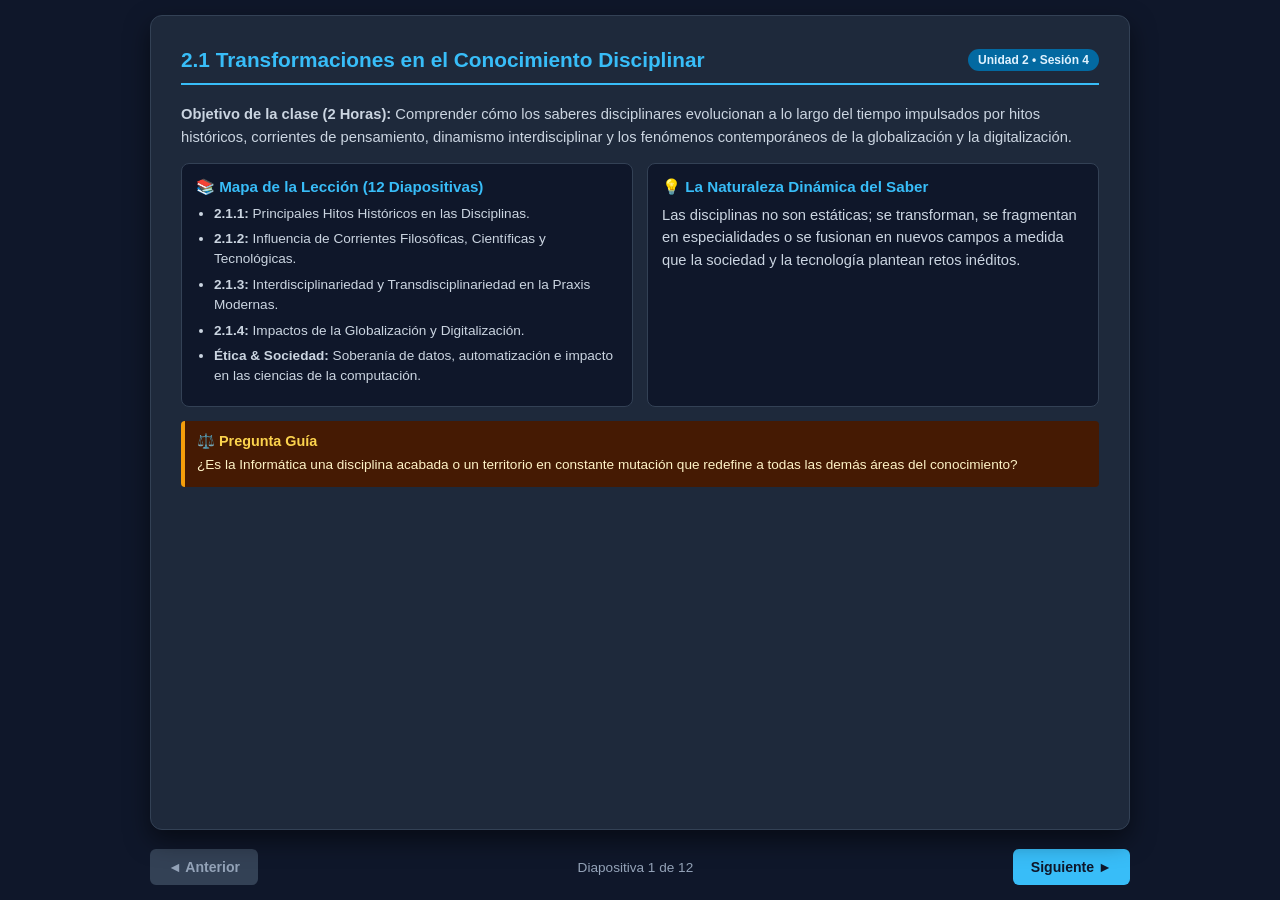
<file: U2/T1/index.html>
<!DOCTYPE html>
<html lang="es">

<head>
    <meta charset="UTF-8">
    <meta name="viewport" content="width=device-width, initial-scale=1.0">
    <title>2.1 Transformaciones en el conocimiento disciplinar a lo largo del tiempo</title>
    <link rel="stylesheet" href="../../CSS/style.css">
    </link>
</head>

<body>

    <div class="presentation-container">

        <!-- DIAPOSITIVA 1 -->
        <div class="slide active">
            <div class="slide-header">
                <h1>2.1 Transformaciones en el Conocimiento Disciplinar</h1>
                <span class="tag">Unidad 2 • Sesión 4</span>
            </div>
            <p><strong>Objetivo de la clase (2 Horas):</strong> Comprender cómo los saberes disciplinares evolucionan a
                lo largo del tiempo impulsados por hitos históricos, corrientes de pensamiento, dinamismo
                interdisciplinar y los fenómenos contemporáneos de la globalización y la digitalización.</p>

            <div class="grid-2">
                <div class="card">
                    <h3>📚 Mapa de la Lección (12 Diapositivas)</h3>
                    <ul>
                        <li><strong>2.1.1:</strong> Principales Hitos Históricos en las Disciplinas.</li>
                        <li><strong>2.1.2:</strong> Influencia de Corrientes Filosóficas, Científicas y Tecnológicas.
                        </li>
                        <li><strong>2.1.3:</strong> Interdisciplinariedad y Transdisciplinariedad en la Praxis Modernas.
                        </li>
                        <li><strong>2.1.4:</strong> Impactos de la Globalización y Digitalización.</li>
                        <li><strong>Ética & Sociedad:</strong> Soberanía de datos, automatización e impacto en las
                            ciencias de la computación.</li>
                    </ul>
                </div>
                <div class="card">
                    <h3>💡 La Naturaleza Dinámica del Saber</h3>
                    <p>Las disciplinas no son estáticas; se transforman, se fragmentan en especialidades o se fusionan
                        en nuevos campos a medida que la sociedad y la tecnología plantean retos inéditos.</p>
                </div>
            </div>

            <div class="box-ethics">
                <h4>⚖️ Pregunta Guía</h4>
                <p>¿Es la Informática una disciplina acabada o un territorio en constante mutación que redefine a todas
                    las demás áreas del conocimiento?</p>
            </div>
        </div>

        <!-- DIAPOSITIVA 2 -->
        <div class="slide">
            <div class="slide-header">
                <h1>2.1.1 Hitos Históricos del Conocimiento Disciplinar (I)</h1>
                <span class="tag">De la Antigüedad al Renacimiento</span>
            </div>
            <p>La institucionalización de las disciplinas ha atravesado grandes inflexiones históricas que moldearon su
                método y propósito.</p>

            <div class="diagram-flow">
                <div class="step-box">Saber Holístico Antiguo<br><small>(Filosofía como 'Madre')</small></div>
                <div class="arrow">➔</div>
                <div class="step-box">Nacimiento de la Universidad<br><small>(Siglo XII - Escolástica)</small></div>
                <div class="arrow">➔</div>
                <div class="step-box">Revolución Científica<br><small>(Siglos XVI-XVII)</small></div>
                <div class="arrow">➔</div>
                <div class="step-box">Especialización Ilustrada<br><small>(Siglo XVIII)</small></div>
            </div>

            <div class="grid-2">
                <div class="card">
                    <h3>🏛️ La Universidad Medieval (Siglo XII)</h3>
                    <p>Surgimiento de Bolonia, París y Oxford. Las facultades iniciales (Teología, Derecho, Medicina y
                        Artes) formalizan por primera vez el otorgamiento de grados disciplinares académicos.</p>
                </div>
                <div class="card">
                    <h3>🔬 La Sepatación Renacentista</h3>
                    <p>La física, astronomía y anatomía se emancipan del dogma teológico, estableciendo que la autoridad
                        del conocimiento reside en la prueba experimental y matemática.</p>
                </div>
            </div>
        </div>

        <!-- DIAPOSITIVA 3 -->
        <div class="slide">
            <div class="slide-header">
                <h1>2.1.1 Hitos Históricos: La Era de la Computación (II)</h1>
                <span class="tag">Revolución Digital e Informática</span>
            </div>
            <p>En el siglo XX, la computación emerge como una disciplina autónoma que reconfigura todo el mapa del
                conocimiento humano[cite: 5].</p>

            <div class="grid-3">
                <div class="card">
                    <h3>1. Turing & Shannon (1930s-1940s)</h3>
                    <p>Fundación teórica: Máquina Universal de Turing (computabilidad) y Teoría de la Información de
                        Claude Shannon (digitalización binaria).</p>
                </div>
                <div class="card">
                    <h3>2. La Transistorización (1950s-1970s)</h3>
                    <p>Paso de tubos de vacío a microprocesadores. Nacimiento de las Ciencias de la Computación como
                        facultad universitaria independiente.</p>
                </div>
                <div class="card">
                    <h3>3. La Era de Internet y la Nube (1990s-2010s)</h3>
                    <p>Interconexión global de sistemas, paso del software aislado a arquitecturas distribuidas, la web
                        y el Big Data.</p>
                </div>
            </div>

            <div class="box-example">
                <h4>💡 Impacto Disciplinar</h4>
                <p>La computación no solo creó nuevos puestos de trabajo, sino que dio origen a subdisciplinas mixtas:
                    Bioinformática, Física Computacional y Ciencias Sociales Computacionales.</p>
            </div>
        </div>

        <!-- DIAPOSITIVA 4 -->
        <div class="slide">
            <div class="slide-header">
                <h1>2.1.2 Influencia de Corrientes Filosóficas (I)</h1>
                <span class="tag">Racionalismo, Empirismo y Positivismo</span>
            </div>
            <p>Las corrientes de pensamiento filosófico dictaron históricamente lo que se considera "conocimiento
                válido" en cada disciplina[cite: 5].</p>

            <div class="grid-3">
                <div class="card">
                    <h3>Descartes y el Racionalismo</h3>
                    <p>La razón pura y las matemáticas son la fuente primaria de la verdad. Fundamento directo de la
                        lógica de programación y verificación formal de software.</p>
                </div>
                <div class="card">
                    <h3>Locke/Hume y el Empirismo</h3>
                    <p>La experiencia sensible y la evidencia de datos determinan la verdad. Base de las ciencias de
                        datos, redes neuronales y aprendizaje estadístico.</p>
                </div>
                <div class="card">
                    <h3>Comte y el Positivismo</h3>
                    <p>Solo el conocimiento derivado del método científico experimental es válido. Rechazo de la
                        metafísica y búsqueda de leyes cuantificables.</p>
                </div>
            </div>

            <div class="box-ethics">
                <h4>⚠️ El Dilema Neopositivista del Big Data</h4>
                <p>Asumir ingenuamente que "los datos hablan por sí solos" sin un marco teórico o crítico conduce a
                    correlaciones falsas y discriminación algorítmica.</p>
            </div>
        </div>

        <!-- DIAPOSITIVA 5 -->
        <div class="slide">
            <div class="slide-header">
                <h1>2.1.2 Influencia de Corrientes Científicas y Tecnológicas (II)</h1>
                <span class="tag">Cibernética y Complejidad</span>
            </div>
            <p>En la segunda mitad del siglo XX, nuevas teorías interdisciplinarias transformaron la forma en que
                entendemos los sistemas[cite: 5].</p>

            <div class="grid-2">
                <div class="card">
                    <h3>🤖 La Cibernética (Norbert Wiener)</h3>
                    <p>Estudio del control, la comunicación y la retroalimentación tanto en máquinas como en seres
                        vivos. Sentó las bases de la robótica, la teoría de control y la Inteligencia Artificial.</p>
                </div>
                <div class="card">
                    <h3>🌀 La Teoría del Caos y la Complejidad (Edgar Morin)</h3>
                    <p>Reconocimiento de que los sistemas reales (clima, economía, redes computacionales) son
                        no-lineales e impredecibles mediante el reduccionismo tradicional.</p>
                </div>
            </div>

            <div class="diagram-flow">
                <div class="step-box">Entrada / Input</div>
                <div class="arrow">➔</div>
                <div class="step-box">Procesamiento del Sistema</div>
                <div class="arrow">➔</div>
                <div class="step-box">Salida / Output</div>
                <div class="arrow">➔</div>
                <div class="step-box">Bucle de Retroalimentación (Feedback)</div>
            </div>
        </div>

        <!-- DIAPOSITIVA 6 -->
        <div class="slide">
            <div class="slide-header">
                <h1>2.1.3 Interdisciplinariedad y Transdisciplinariedad (I)</h1>
                <span class="tag">Ruptura de Fronteras</span>
            </div>
            <p>La complejidad de los problemas del siglo XXI ha demostrado la insuficiencia del enfoque puramente
                unidisciplinar[cite: 5].</p>

            <div class="grid-2">
                <div class="card">
                    <h3>🔄 Interdisciplinariedad</h3>
                    <p>Cooperación estructurada entre dos o más disciplinas para co-crear nuevos métodos y conceptos
                        teóricos aplicables a un problema común[cite: 5].</p>
                    <p><em>Ejemplo:</em> Bioinformática (Biología Molecular + Ciencias de la Computación).</p>
                </div>
                <div class="card">
                    <h3>🌐 Transdisciplinariedad</h3>
                    <p>Esquema de investigación que atraviesa todas las disciplinas y toma en cuenta los saberes de la
                        comunidad, la ética y los actores sociales[cite: 5].</p>
                    <p><em>Ejemplo:</em> Desarrollo Sustentable y Gobernanza de la Inteligencia Artificial.</p>
                </div>
            </div>

            <div class="box-example">
                <h4>💡 Matriz de Evolución Disciplinar</h4>
                <p><strong>Monodisciplina:</strong> Estudiar programación aislada.<br>
                    <strong>Interdisciplina:</strong> Diseñar un algoritmo de imágenes médicas junto a radiólogos.<br>
                    <strong>Transdisciplina:</strong> Definir leyes éticas, sociales y clínicas de la salud digital
                    participativamente.
                </p>
            </div>
        </div>

        <!-- DIAPOSITIVA 7 -->
        <div class="slide">
            <div class="slide-header">
                <h1>2.1.3 Fronteras del Conocimiento en Computación (II)</h1>
                <span class="tag">Nuevos Campos Híbridos</span>
            </div>
            <p>La computación ha propiciado el nacimiento de áreas del saber que no encajan en las categorías académicas
                del pasado[cite: 5].</p>

            <div class="grid-3">
                <div class="card">
                    <h3>Neurociencia Computacional</h3>
                    <p>Modelado de redes neuronales biológicas usando matemática y código para entender el cerebro y
                        mejorar la IA.</p>
                </div>
                <div class="card">
                    <h3>Humanidades Digitales</h3>
                    <p>Aplicación de herramientas informáticas (minería de texto, procesamiento de lenguaje) para
                        analizar historia, arte y literatura.</p>
                </div>
                <div class="card">
                    <h3>Computación Cuántica</h3>
                    <p>Convergencia de Física Cuántica, Matemáticas Avanzadas e Ingeniería de Software para procesar
                        información no binaria.</p>
                </div>
            </div>

            <div class="box-ethics">
                <h4>⚖️ Responsabilidad Profesional en Equipos Híbridos</h4>
                <p>El informático debe actuar como un "traductor ético", garantizando que los requisitos de seguridad y
                    privacidad no se pierdan al colaborar con otras ramas.</p>
            </div>
        </div>

        <!-- DIAPOSITIVA 8 -->
        <div class="slide">
            <div class="slide-header">
                <h1>2.1.4 Impactos de la Globalización en el Conocimiento</h1>
                <span class="tag">Deslocalización y Colaboración</span>
            </div>
            <p>La globalización económica y cultural modificó radicalmente cómo se produce, distribuye y valida el
                conocimiento disciplinar[cite: 5].</p>

            <div class="grid-2">
                <div class="card">
                    <h3>🌐 Ciencia Abierta y Redes Globales</h3>
                    <ul>
                        <li><strong>Repositorios Abiertos:</strong> arXiv, GitHub y acceso abierto a publicaciones
                            científicas aceleran el aprendizaje.</li>
                        <li><strong>Colaboración Transnacional:</strong> Proyectos globales distribuidos en tiempo real
                            (ej. Desarrollo del Kernel de Linux).</li>
                    </ul>
                </div>
                <div class="card">
                    <h3>⚠️ Geopolítica y Hegemonía Tecnológica</h3>
                    <ul>
                        <li><strong>Concentración del Saber:</strong> Monopolización del desarrollo de infraestructura
                            por pocas corporaciones transnacionales.</li>
                        <li><strong>Soberanía Tecnológica:</strong> Reto de los países en desarrollo para no convertirse
                            en meros consumidores de software externo.</li>
                    </ul>
                </div>
            </div>

            <div class="box-ethics">
                <h4>💬 Reto de la Globalización</h4>
                <p>¿Cómo garantizar que los estándares globales de software respeten las regulaciones de privacidad y
                    contextos culturales locales?</p>
            </div>
        </div>

        <!-- DIAPOSITIVA 9 -->
        <div class="slide">
            <div class="slide-header">
                <h1>2.1.4 Impactos de la Digitalización en las Disciplinas</h1>
                <span class="tag">El Paradigma del Software</span>
            </div>
            <p>La digitalización no es un mero cambio de formato; es una transformación epistemológica profunda del modo
                de investigar[cite: 5].</p>

            <div class="grid-3">
                <div class="card">
                    <h3>1. Datificación (Datafication)</h3>
                    <p>Conversión de fenómenos reales (relaciones humanas, movimiento, salud) en flujos cuantificables
                        de datos procesables.</p>
                </div>
                <div class="card">
                    <h3>2. Automatización Cognitiva</h3>
                    <p>Sustitución de tareas analíticas tradicionales por modelos de Machine Learning y algoritmos
                        optimizados.</p>
                </div>
                <div class="card">
                    <h3>3. Simulaciones Computacionales</h3>
                    <p>Sustitución de la experimentación física costosa o riesgosa por modelos virtuales (Gemelos
                        Digitales / In Silico).</p>
                </div>
            </div>

            <div class="box-example">
                <h4>🧪 De 'In Vivo' a 'In Silico'</h4>
                <p>En bioquímica, el diseño de medicamentos solía requerir años de ensayos en laboratorio ('in vitro' /
                    'in vivo'). Hoy, algoritmos como AlphaFold predicen estructuras de proteínas en minutos ('in
                    silico').</p>
            </div>
        </div>

        <!-- DIAPOSITIVA 10 -->
        <div class="slide">
            <div class="slide-header">
                <h1>Digitalización, Brecha Digital y Exclusión</h1>
                <span class="tag">Dimensión Social de la Digitalización</span>
            </div>
            <p>El ritmo vertiginoso de la digitalización genera nuevas formas de vulnerabilidad social que deben ser
                analizadas críticamente[cite: 5].</p>

            <div class="grid-2">
                <div class="card">
                    <h3>📶 Tipos de Brecha Digital</h3>
                    <ul>
                        <li><strong>Primera Brecha:</strong> Desigualdad en el acceso a infraestructura física
                            (conectividad, dispositivos).</li>
                        <li><strong>Segunda Brecha:</strong> Competencias y alfabetización digital necesarias para
                            aprovechar la tecnología.</li>
                        <li><strong>Tercera Brecha:</strong> Desigualdad en la capacidad de transformar la información
                            digital en oportunidades socioeconómicas realistas.</li>
                    </ul>
                </div>
                <div class="card">
                    <h3>🤖 Exclusión Algorítmica</h3>
                    <p>Ciudadanos desatendidos por servicios bancarios o gubernamentales debido a puntajes automatizados
                        o falta de huella digital previa.</p>
                </div>
            </div>

            <div class="box-ethics">
                <h4>⚖️ Compromiso del Ingeniero de Software</h4>
                <p>Diseñar pensando en la accesibilidad universal (WCAG), bajo ancho de banda y soberanía de los datos
                    del usuario final.</p>
            </div>
        </div>

        <!-- DIAPOSITIVA 11 -->
        <div class="slide">
            <div class="slide-header">
                <h1>Taller de Análisis: Evolución de la Disciplina Informática</h1>
                <span class="tag">Actividad de Clase</span>
            </div>
            <p><strong>Actividad Grupal (25 minutos):</strong> Analizar en parejas la transformación histórica de la
                carrera de Computación/Sistemas.</p>

            <div class="grid-3">
                <div class="card">
                    <h3>Paso 1: Pasado (1980)</h3>
                    <p>Énfasis en Hardware, Ensamblador, Estructuras de Datos básicas y Operación de Grandes Sistemas.
                    </p>
                </div>
                <div class="card">
                    <h3>Paso 2: Presente</h3>
                    <p>Desarrollo Web, Ciberseguridad, Nube, Inteligencia Artificial y Metodologías Ágiles.</p>
                </div>
                <div class="card">
                    <h3>Paso 3: Futuro (2035)</h3>
                    <p>¿Qué nuevas competencias éticas, cuánticas y transdisciplinarias requerirá el mercado?</p>
                </div>
            </div>

            <div class="box-ethics">
                <h4>📝 Pregunta de Entregable</h4>
                <p>¿Cómo influyen la globalización y la digitalización en la actualización de los planes de estudio
                    universitarios?</p>
            </div>
        </div>

        <!-- DIAPOSITIVA 12 -->
        <div class="slide">
            <div class="slide-header">
                <h1>Conclusiones y Evaluación del Tema 2.1</h1>
                <span class="tag">Cierre de Sesión</span>
            </div>
            <p><strong>Síntesis del Tema:</strong> Las disciplinas evolucionan respondiendo a la historia, las
                filosofías dominantes y las tecnologías disruptivas[cite: 5]. Hoy, la digitalización y la globalización
                exigen un profesional capaz de operar en entornos transdisciplinarios con alto sentido ético[cite: 5].
            </p>

            <div class="grid-2">
                <div class="card">
                    <h3>📝 Tarea Práctica</h3>
                    <p>Investigar la historia de una subdisciplina computacional (ej. Ciberseguridad, Computación
                        Gráfica o Ciencia de Datos) y redactar una línea de tiempo destacando sus hitos y cambios de
                        paradigma.</p>
                </div>
                <div class="card">
                    <h3>📌 Próximo Tema (Tema 2.2)</h3>
                    <p><strong>Estructura general de las disciplinas:</strong></p>
                    <ul>
                        <li>Componentes teóricos y conceptuales.</li>
                        <li>Métodos de investigación específicos.</li>
                        <li>Comunidades académicas e instituciones.</li>
                    </ul>
                </div>
            </div>

            <div class="box-example">
                <h4>💬 Preguntas de Cierre</h4>
                <p>¿Qué hito histórico consideran que ha tenido mayor impacto en su vocación profesional dentro de la
                    computación?</p>
            </div>
        </div>

    </div>

    <!-- NAVEGACIÓN INFERIOR -->
    <div class="controls">
        <button class="btn" id="prevBtn" onclick="changeSlide(-1)" disabled>◄ Anterior</button>
        <span class="slide-counter" id="counter">Diapositiva 1 de 12</span>
        <button class="btn" id="nextBtn" onclick="changeSlide(1)">Siguiente ►</button>
    </div>

    <script src="../../JS/script.js"></script>
</body>

</html>
</file>
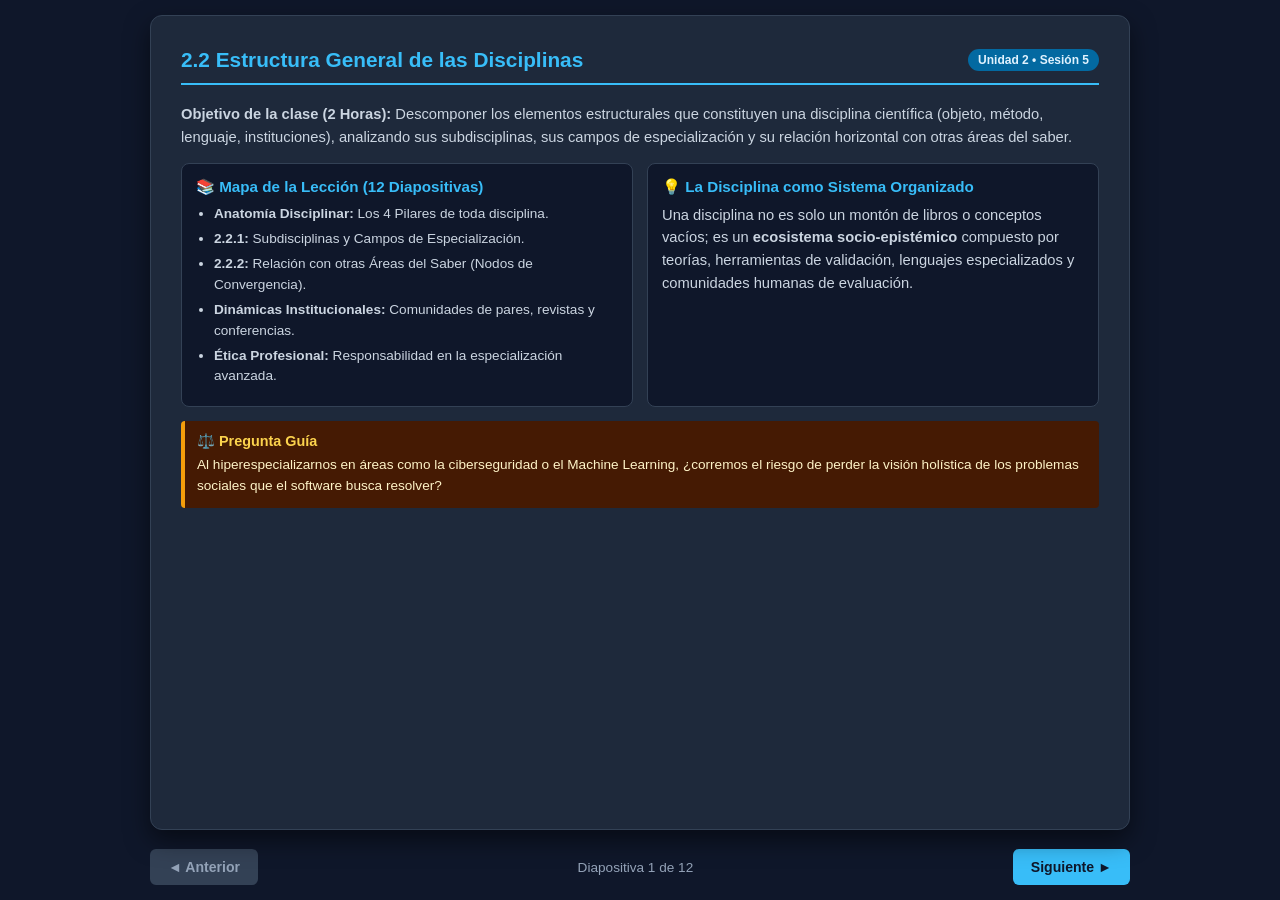
<file: U2/T2/index.html>
<!DOCTYPE html>
<html lang="es">

<head>
    <meta charset="UTF-8">
    <meta name="viewport" content="width=device-width, initial-scale=1.0">
    <title>2.2 Estructura general de las disciplinas</title>
    <link rel="stylesheet" href="../../CSS/style.css">
    </link>
</head>

<body>

    <div class="presentation-container">

        <!-- DIAPOSITIVA 1 -->
        <div class="slide active">
            <div class="slide-header">
                <h1>2.2 Estructura General de las Disciplinas</h1>
                <span class="tag">Unidad 2 • Sesión 5</span>
            </div>
            <p><strong>Objetivo de la clase (2 Horas):</strong> Descomponer los elementos estructurales que constituyen
                una disciplina científica (objeto, método, lenguaje, instituciones), analizando sus subdisciplinas, sus
                campos de especialización y su relación horizontal con otras áreas del saber.</p>

            <div class="grid-2">
                <div class="card">
                    <h3>📚 Mapa de la Lección (12 Diapositivas)</h3>
                    <ul>
                        <li><strong>Anatomía Disciplinar:</strong> Los 4 Pilares de toda disciplina.</li>
                        <li><strong>2.2.1:</strong> Subdisciplinas y Campos de Especialización.</li>
                        <li><strong>2.2.2:</strong> Relación con otras Áreas del Saber (Nodos de Convergencia).</li>
                        <li><strong>Dinámicas Institucionales:</strong> Comunidades de pares, revistas y conferencias.
                        </li>
                        <li><strong>Ética Profesional:</strong> Responsabilidad en la especialización avanzada.</li>
                    </ul>
                </div>
                <div class="card">
                    <h3>💡 La Disciplina como Sistema Organizado</h3>
                    <p>Una disciplina no es solo un montón de libros o conceptos vacíos; es un <strong>ecosistema
                            socio-epistémico</strong> compuesto por teorías, herramientas de validación, lenguajes
                        especializados y comunidades humanas de evaluación.</p>
                </div>
            </div>

            <div class="box-ethics">
                <h4>⚖️ Pregunta Guía</h4>
                <p>Al hiperespecializarnos en áreas como la ciberseguridad o el Machine Learning, ¿corremos el riesgo de
                    perder la visión holística de los problemas sociales que el software busca resolver?</p>
            </div>
        </div>

        <!-- DIAPOSITIVA 2 -->
        <div class="slide">
            <div class="slide-header">
                <h1>Los 4 Pilares Fundamentales de una Disciplina</h1>
                <span class="tag">Anatomía Disciplinar</span>
            </div>
            <p>Para que un área de conocimiento se considere formalmente una "disciplina", debe poseer cuatro
                componentes estructurales bien articulados:</p>

            <div class="grid-4">
                <div class="card">
                    <h3>1. Objeto de Estudio</h3>
                    <p>El segmento delimitado de la realidad (física, abstracta o social) que la disciplina investiga y
                        busca explicar.</p>
                </div>
                <div class="card">
                    <h3>2. Cuerpo Teórico</h3>
                    <p>Conjunto de principios, axiomas, modelos, paradigmas y leyes consolidadas que organizan el
                        conocimiento acumulado.</p>
                </div>
                <div class="card">
                    <h3>3. Metodología Propia</h3>
                    <p>Técnicas, instrumentos de medición y protocolos estandarizados para validar o falsar nuevas
                        hipótesis.</p>
                </div>
                <div class="card">
                    <h3>4. Comunidad / Lenguaje</h3>
                    <p>Sociología académica: jerga técnica, congresos, comités de ética, estándares de publicación y
                        revisión por pares.</p>
                </div>
            </div>

            <div class="box-example">
                <h4>💻 Caso de Aplicación: Ciencias de la Computación</h4>
                <p><strong>Objeto:</strong> La información y los procesos computables. <strong>Teoría:</strong>
                    Complejidad y Algoritmos. <strong>Método:</strong> Verificación formal, benchmarking y pruebas.
                    <strong>Comunidad:</strong> IEEE, ACM y conferencias peer-reviewed.
                </p>
            </div>
        </div>

        <!-- DIAPOSITIVA 3 -->
        <div class="slide">
            <div class="slide-header">
                <h1>2.2.1 Subdisciplinas y Campos de Especialización (I)</h1>
                <span class="tag">Mecanismos de Especialización</span>
            </div>
            <p>A medida que el conocimiento dentro de una disciplina crece, la capacidad de un solo individuo para
                dominarla se agota, forzando la creación de <strong>subdisciplinas</strong>[cite: 6].</p>

            <div class="diagram-flow">
                <div class="step-box">Disciplina General<br><small>(Ej. Ciencias de la Computación)</small></div>
                <div class="arrow">➔</div>
                <div class="step-box">Subdisciplina Madre<br><small>(Ej. Ciberseguridad / IA)</small></div>
                <div class="arrow">➔</div>
                <div class="step-box">Campo de Especialización<br><small>(Ej. Seguridad en Nube / Deep Learning)</small>
                </div>
                <div class="arrow">➔</div>
                <div class="step-box">Nicho Técnico<br><small>(Ej. Criptografía Cuántica aplicada)</small></div>
            </div>

            <div class="grid-2">
                <div class="card">
                    <h3>Evolución por Diferenciación</h3>
                    <p>Las subdisciplinas nacen cuando un subconjunto de problemas requiere sus propias metodologías
                        avanzadas, marcos teóricos específicos y jerga técnica diferenciada[cite: 6].</p>
                </div>
                <div class="card">
                    <h3>El Fenómeno de las "Micro-Especializaciones"</h3>
                    <p>En el software contemporáneo, áreas como la respuesta a incidentes (DFIR) o la ingeniería de
                        prompts han pasado de ser meras tareas técnicas a verdaderas subdisciplinas de estudio[cite: 6].
                    </p>
                </div>
            </div>
        </div>

        <!-- DIAPOSITIVA 4 -->
        <div class="slide">
            <div class="slide-header">
                <h1>2.2.1 Mapa de Subdisciplinas en Computación (II)</h1>
                <span class="tag">El Árbol de la Informática</span>
            </div>
            <p>La computación se ha ramificado en áreas teóricas, aplicadas y socio-técnicas que conviven en constante
                interdependencia[cite: 6].</p>

            <div class="grid-3">
                <div class="card">
                    <h3> Teóricas y Formales</h3>
                    <ul>
                        <li>Teoría de la Computación y Autómatas.</li>
                        <li>Análisis y Complejidad Algorítmica.</li>
                        <li>Criptografía y Métodos Formales.</li>
                    </ul>
                </div>
                <div class="card">
                    <h3>⚙️ de Sistemas e Infraestructura</h3>
                    <ul>
                        <li>Sistemas Operativos y Redes.</li>
                        <li>Arquitectura de Computadoras.</li>
                        <li>Ciberseguridad y Auditoría.</li>
                    </ul>
                </div>
                <div class="card">
                    <h3>🎨 Aplicadas y Centradas en Datos</h3>
                    <ul>
                        <li>Inteligencia Artificial y Ciencia de Datos.</li>
                        <li>Ingeniería de Software y Web.</li>
                        <li>Interacción Humano-Computadora (HCI).</li>
                    </ul>
                </div>
            </div>

            <div class="box-ethics">
                <h4>⚠️ El Riesgo de los "Silos de Especialidad"</h4>
                <p>Un especialista en Inteligencia Artificial que ignora los principios fundamentales de la
                    Ciberseguridad o del Diseño de Interfaces puede crear modelos altamente vulnerables o inoperables
                    para el usuario final.</p>
            </div>
        </div>

        <!-- DIAPOSITIVA 5 -->
        <div class="slide">
            <div class="slide-header">
                <h1>2.2.2 Relación con Otras Áreas del Saber (I)</h1>
                <span class="tag">Conexiones Horizontales</span>
            </div>
            <p>Ninguna disciplina se sostiene por sí sola. La ciencia moderna avanza en las <strong>intersecciones
                    fronterizas</strong> entre distintos dominios académicos[cite: 6].</p>

            <div class="grid-2">
                <div class="card">
                    <h3>🧮 Computación ↔ Matemáticas y Lógica</h3>
                    <p>Las matemáticas proveen la estructura axiomática (álgebra lineal, cálculo multivariable,
                        probabilidad, teoría de grafos) sobre la que se construyen los algoritmos y la IA.</p>
                </div>
                <div class="card">
                    <h3>⚡ Computación ↔ Física y Electrónica</h3>
                    <p>La física de semiconductores, la electromagnética y la mecánica cuántica dictan los límites
                        físicos del hardware y de los procesadores actuales.</p>
                </div>
            </div>

            <div class="grid-2">
                <div class="card">
                    <h3>🧠 Computación ↔ Psicología y Lingüística</h3>
                    <p>El Procesamiento del Lenguaje Natural (PLN) y el diseño de experiencia de usuario (UX) dependen
                        directamente de modelos cognitivos de la mente humana.</p>
                </div>
                <div class="card">
                    <h3>⚖️ Computación ↔ Derecho y Filosofía</h3>
                    <p>La ciberseguridad, el derecho informático, la ética de la IA y la protección de datos personales
                        exigen un diálogo constante con la filosofía moral y la jurisprudencia.</p>
                </div>
            </div>
        </div>

        <!-- DIAPOSITIVA 6 -->
        <div class="slide">
            <div class="slide-header">
                <h1>2.2.2 Matriz de Intersección Disciplinar (II)</h1>
                <span class="tag">Campos Híbridos Emergentes</span>
            </div>
            <p>De la fusión entre las Ciencias de la Computación y otras disciplinas tradicionales nacen nuevos dominios
                del conocimiento[cite: 6]:</p>

            <div class="grid-3">
                <div class="card">
                    <h3>Bioinformática</h3>
                    <p><em>Computación + Biología Molecular.</em> Alineamiento de secuencias de ADN, plegamiento de
                        proteínas y medicina genómica.</p>
                </div>
                <div class="card">
                    <h3>Informática Médica</h3>
                    <p><em>Computación + Medicina.</em> Historias clínicas electrónicas, diagnóstico asistido por
                        imágenes y telemedicina segura.</p>
                </div>
                <div class="card">
                    <h3>Fintech & Regtech</h3>
                    <p><em>Computación + Economía + Derecho.</em> Sistemas de pagos distribuidos, prevención de fraude y
                        contratos inteligentes.</p>
                </div>
            </div>

            <div class="box-example">
                <h4>💡 El Valor del Profesional Híbrido</h4>
                <p>Los ingenieros capaces de hablar fluidamente el "lenguaje" del negocio, la medicina o las ciencias
                    sociales son los más cotizados para liderar proyectos tecnológicos estratégicos.</p>
            </div>
        </div>

        <!-- DIAPOSITIVA 7 -->
        <div class="slide">
            <div class="slide-header">
                <h1>Estructura Institucional de la Disciplina</h1>
                <span class="tag">Sociología del Conocimiento</span>
            </div>
            <p>El rigor y la validez del conocimiento disciplinar no dependen del criterio individual, sino de una red
                institucional de validación colectiva.</p>

            <div class="grid-2">
                <div class="card">
                    <h3>🏛️ Asociaciones Profesionales y Académicas</h3>
                    <p>Organizaciones como la <strong>ACM</strong> (Association for Computing Machinery) y el
                        <strong>IEEE</strong> (Institute of Electrical and Electronics Engineers) definen el currículo
                        universitario, organizan congresos y publican códigos de ética.
                    </p>
                </div>
                <div class="card">
                    <h3>📜 El Sistema de Revisión por Pares (Peer Review)</h3>
                    <p>Mecanismo donde expertos independientes evalúan la novedad, el rigor metodológico y la validez
                        técnica de una investigación antes de ser publicada en revistas o congresos indexados.</p>
                </div>
            </div>

            <div class="box-ethics">
                <h4>⚠️ Crisis en la Publicación Científica</h4>
                <p>El imperativo de <em>"publicar o morir"</em> (Publish or Perish) y la proliferación de revistas
                    predatorias amenazan la integridad académica y la calidad del código open-source no auditado.</p>
            </div>
        </div>

        <!-- DIAPOSITIVA 8 -->
        <div class="slide">
            <div class="slide-header">
                <h1>Especialización vs. Visión Holística</h1>
                <span class="tag">Dilema Epistemológico</span>
            </div>
            <p>La paradoja del especialista: <em>"Saber cada vez más sobre cada vez menos, hasta saberlo todo sobre
                    nada."</em></p>

            <div class="grid-2">
                <div class="card">
                    <h3>🎯 El Especialista Ultra-Técnico</h3>
                    <ul>
                        <li>Dominio profundo de tecnologías o lenguajes específicos.</li>
                        <li>Alta eficiencia en resolución de problemas acotados.</li>
                        <li><strong>Riesgo:</strong> Incapacidad para prever los efectos secundarios sociales o éticos
                            de su trabajo.</li>
                    </ul>
                </div>
                <div class="card">
                    <h3>🌐 El Generalista / Arquitecto de Sistemas</h3>
                    <ul>
                        <li>Comprensión panorámica de las interconexiones del sistema.</li>
                        <li>Facilidad para comunicar áreas heterogéneas.</li>
                        <li><strong>Riesgo:</strong> Falta de profundidad técnica en la implementación directa.</li>
                    </ul>
                </div>
            </div>

            <div class="box-example">
                <h4>💡 El Modelo Ideal: El Profesional en 'T' (T-Shaped)</h4>
                <p>Combinar la amplitud conceptual para conectar disciplinas (barra horizontal de la T) con la
                    profundidad en una especialidad computacional (barra vertical).</p>
            </div>
        </div>

        <!-- DIAPOSITIVA 9 -->
        <div class="slide">
            <div class="slide-header">
                <h1>Responsabilidad Ética en la Arquitectura de Disciplinas</h1>
                <span class="tag">Gobernanza del Software</span>
            </div>
            <p>Los ingenieros y científicos no son meros ejecutores de requerimientos técnicos; son arquitectos que
                modelan las reglas de la sociedad digital.</p>

            <div class="grid-2">
                <div class="card">
                    <h3>"Code is Law" (Lawrence Lessig)</h3>
                    <p>En el entorno digital, las restricciones de las plataformas computacionales regulan el
                        comportamiento humano de forma más estricta que las leyes escritas tradicionales.</p>
                </div>
                <div class="card">
                    <h3>Responsabilidad en la Especialización</h3>
                    <p>Un especialista en ciberseguridad o IA no puede excusarse en que <em>"solo escribió el
                            código"</em> cuando el sistema vulnera derechos fundamentales o excluye usuarios.</p>
                </div>
            </div>

            <div class="box-ethics">
                <h4>⚖️ Caso de Estudio: Fallas de Software Crítico</h4>
                <p>En sistemas como el Boeing 737 Max o el software de correos del Post Office británico (Horizon), la
                    falta de comunicación entre los especialistas de software y los operadores reales causó desastres
                    fatales e injusticias judiciales.</p>
            </div>
        </div>

        <!-- DIAPOSITIVA 10 -->
        <div class="slide">
            <div class="slide-header">
                <h1>Análisis de Casos: La Estructura de la Ciberseguridad</h1>
                <span class="tag">Estudio de Caso Practico</span>
            </div>
            <p>La <strong>Ciberseguridad</strong> es un ejemplo perfecto de cómo una subdisciplina computacional se
                estructura internamente y se conecta con otros campos[cite: 6].</p>

            <div class="grid-3">
                <div class="card">
                    <h3>1. Pilar Técnico (Hard Skills)</h3>
                    <p>Seguridad en Redes, Criptografía, Análisis de Malware, Pentesting y DevSecOps.</p>
                </div>
                <div class="card">
                    <h3>2. Pilar Jurídico y Normativo</h3>
                    <p>Derecho Digital, Cumplimiento (GDPR, ISO 27001), Cadenas de Custodia y Peritaje Forense.</p>
                </div>
                <div class="card">
                    <h3>3. Pilar Humano (Soft Skills)</h3>
                    <p>Ingeniería Social, Psicología de la Persuasión, Cultura de Seguridad y Gestión del Riesgo.</p>
                </div>
            </div>

            <div class="box-example">
                <h4>🛡️ Lección del Caso</h4>
                <p>Un sistema de seguridad 100% perfecto técnicamente fallará si los usuarios caen ante ataques de
                    phishing debido a una falta de integración con la psicología del factor humano.</p>
            </div>
        </div>

        <!-- DIAPOSITIVA 11 -->
        <div class="slide">
            <div class="slide-header">
                <h1>Taller Práctico: Mapeo de Tu Subdisciplina</h1>
                <span class="tag">Actividad de Clase</span>
            </div>
            <p><strong>Dinámica Individual / Parejas (20 minutos):</strong> Cada estudiante seleccionará el área de la
                computación que más le apasiona (ej. Desarrollo Web, Ciberseguridad, IA, Redes, Bases de Datos) y
                elaborará su mapa de estructura disciplinar[cite: 6].</p>

            <div class="grid-3">
                <div class="card">
                    <h3>Paso 1: Delimitar el Objeto</h3>
                    <p>¿Cuál es el objeto de estudio específico de tu área?</p>
                </div>
                <div class="card">
                    <h3>Paso 2: Identificar Conexiones</h3>
                    <p>¿Con qué otras 2 disciplinas (fuera de la computación) se relaciona directamente?</p>
                </div>
                <div class="card">
                    <h3>Paso 3: Reflexión Ética</h3>
                    <p>¿Qué riesgo social existe si tu área se aplica sin supervisión profesional?</p>
                </div>
            </div>

            <div class="box-ethics">
                <h4>📝 Entregable en Bitácora</h4>
                <p>Presentar un diagrama de nodos sencillo ilustrando las interconexiones de su especialidad elegida.
                </p>
            </div>
        </div>

        <!-- DIAPOSITIVA 12 -->
        <div class="slide">
            <div class="slide-header">
                <h1>Conclusiones y Cierre del Tema 2.2</h1>
                <span class="tag">Síntesis General</span>
            </div>
            <p><strong>Síntesis del Tema:</strong> Toda disciplina posee una estructura fundamentada en objeto, teoría,
                método y comunidad. Las subdisciplinas permiten profundizar el saber[cite: 6], pero requieren conexiones
                horizontales constante para mantener la validez y el sentido ético del trabajo profesional[cite: 6].</p>

            <div class="grid-2">
                <div class="card">
                    <h3>📝 Tarea Práctica para Casa</h3>
                    <p>Investigar el perfil académico y las publicaciones de un investigador o profesional líder en tu
                        área de interés, identificando las metodologías que emplea y sus colaboraciones
                        interdisciplinarias.</p>
                </div>
                <div class="card">
                    <h3>📌 Próximo Tema (Tema 2.3)</h3>
                    <p><strong>Retos y oportunidades del ejercicio profesional:</strong></p>
                    <ul>
                        <li>Innovación y emprendimiento.</li>
                        <li>El perfil del profesional en la era digital.</li>
                        <li>Ética, responsabilidad social y mercado de trabajo.</li>
                    </ul>
                </div>
            </div>

            <div class="box-example">
                <h4>💬 Preguntas de Cierre</h4>
                <p>¿En qué subdisciplina computacional se ven trabajando profesionalmente en los próximos 5 años?</p>
            </div>
        </div>

    </div>

    <!-- NAVEGACIÓN INFERIOR -->
    <div class="controls">
        <button class="btn" id="prevBtn" onclick="changeSlide(-1)" disabled>◄ Anterior</button>
        <span class="slide-counter" id="counter">Diapositiva 1 de 12</span>
        <button class="btn" id="nextBtn" onclick="changeSlide(1)">Siguiente ►</button>
    </div>

    <script src="../../JS/script.js"></script>
</body>

</html>
</file>
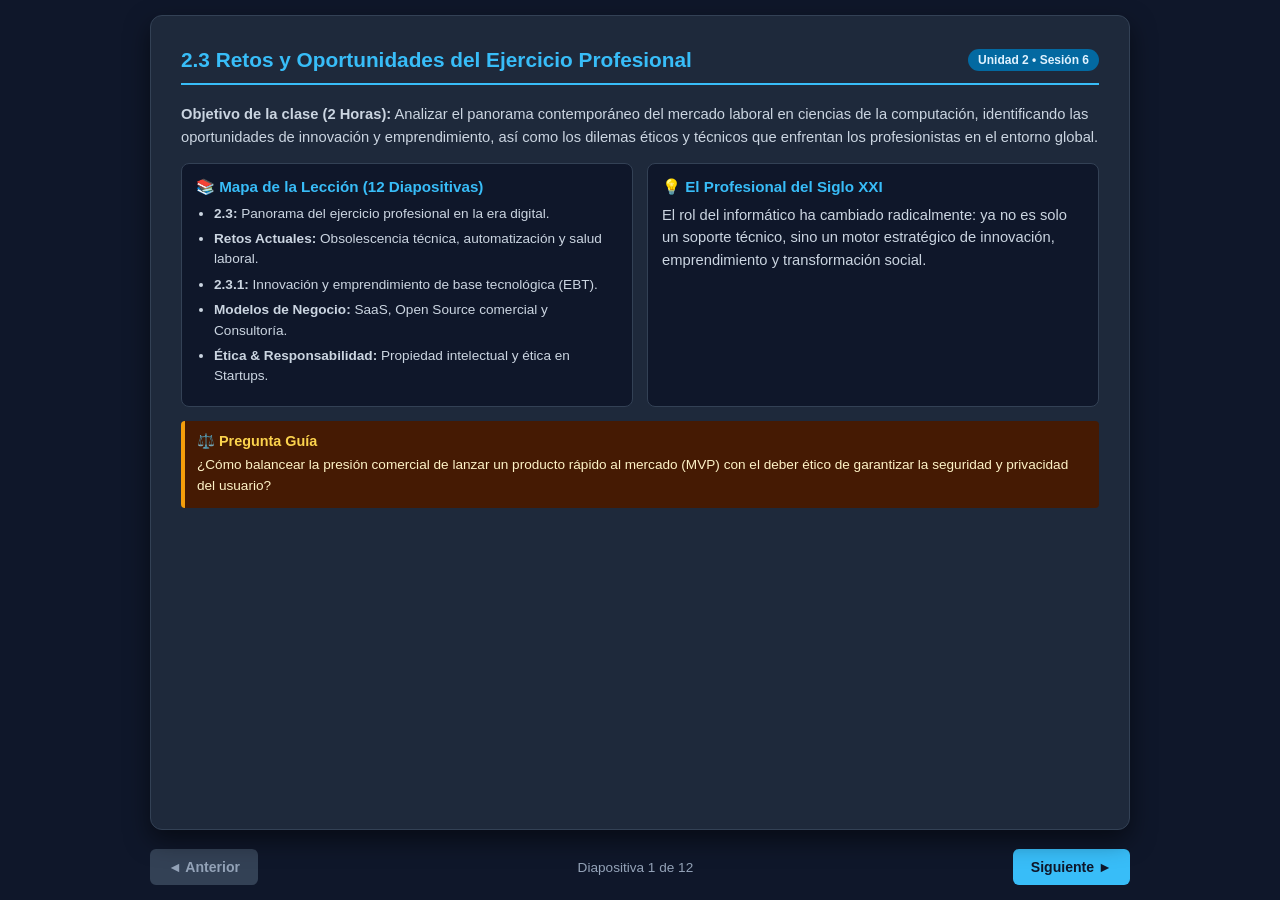
<file: U2/T3/index.html>
<!DOCTYPE html>
<html lang="es">

<head>
    <meta charset="UTF-8">
    <meta name="viewport" content="width=device-width, initial-scale=1.0">
    <title>2.3 Retos y oportunidades del ejercicio profesional</title>
    <link rel="stylesheet" href="../../CSS/style.css">
    </link>
</head>

<body>

    <div class="presentation-container">

        <!-- DIAPOSITIVA 1 -->
        <div class="slide active">
            <div class="slide-header">
                <h1>2.3 Retos y Oportunidades del Ejercicio Profesional</h1>
                <span class="tag">Unidad 2 • Sesión 6</span>
            </div>
            <p><strong>Objetivo de la clase (2 Horas):</strong> Analizar el panorama contemporáneo del mercado laboral
                en ciencias de la computación, identificando las oportunidades de innovación y emprendimiento, así como
                los dilemas éticos y técnicos que enfrentan los profesionistas en el entorno global.</p>

            <div class="grid-2">
                <div class="card">
                    <h3>📚 Mapa de la Lección (12 Diapositivas)</h3>
                    <ul>
                        <li><strong>2.3:</strong> Panorama del ejercicio profesional en la era digital.</li>
                        <li><strong>Retos Actuales:</strong> Obsolescencia técnica, automatización y salud laboral.</li>
                        <li><strong>2.3.1:</strong> Innovación y emprendimiento de base tecnológica (EBT).</li>
                        <li><strong>Modelos de Negocio:</strong> SaaS, Open Source comercial y Consultoría.</li>
                        <li><strong>Ética & Responsabilidad:</strong> Propiedad intelectual y ética en Startups.</li>
                    </ul>
                </div>
                <div class="card">
                    <h3>💡 El Profesional del Siglo XXI</h3>
                    <p>El rol del informático ha cambiado radicalmente: ya no es solo un soporte técnico, sino un motor
                        estratégico de innovación, emprendimiento y transformación social.</p>
                </div>
            </div>

            <div class="box-ethics">
                <h4>⚖️ Pregunta Guía</h4>
                <p>¿Cómo balancear la presión comercial de lanzar un producto rápido al mercado (MVP) con el deber ético
                    de garantizar la seguridad y privacidad del usuario?</p>
            </div>
        </div>

        <!-- DIAPOSITIVA 2 -->
        <div class="slide">
            <div class="slide-header">
                <h1>Panorama del Mercado Laboral Tecnológico</h1>
                <span class="tag">Contexto Profesional</span>
            </div>
            <p>El mercado de trabajo informático se caracteriza por una alta demanda global, pero también por una rápida
                transformación de los roles tradicionales.</p>

            <div class="grid-3">
                <div class="card">
                    <h3>🏢 Trabajo Corporativo / Enterprise</h3>
                    <p>Grandes empresas de software y consultoras. Ofrecen estabilidad, metodologías estructuradas
                        (Scrum/Kanban) y especialización en nichos.</p>
                </div>
                <div class="card">
                    <h3>🚀 Startups y Escalas Rápidas</h3>
                    <p>Entornos dinámicos de alto riesgo y crecimiento acelerado. Exigen versatilidad, mentalidad ágil y
                        adaptabilidad a cambios de rumbo (pivotes).</p>
                </div>
                <div class="card">
                    <h3>🌐 Trabajo Remoto & Freelancing</h3>
                    <p>Mercado internacional globalizado. Permite colaborar con equipos transnacionales, pero requiere
                        autogestión y alto dominio de comunicación asíncrona.</p>
                </div>
            </div>

            <div class="box-example">
                <h4>💡 Oportunidad Emergente</h4>
                <p>La deslocalización del talento permite a profesionistas de cualquier región acceder a salarios
                    competitivos globales sin necesidad de migrar físicamente.</p>
            </div>
        </div>

        <!-- DIAPOSITIVA 3 -->
        <div class="slide">
            <div class="slide-header">
                <h1>Retos del Ejercicio Profesional (I)</h1>
                <span class="tag">Desafíos Técnicos y Personales</span>
            </div>
            <p>Los profesionistas de la tecnología enfrentan tensiones constantes derivadas del ritmo acelerado de
                cambio del sector.</p>

            <div class="grid-2">
                <div class="card">
                    <h3>⚡ Obsolescencia Tecnológica Acelerada</h3>
                    <p>Los lenguajes, frameworks y herramientas tienen ciclos de vida cada vez más cortos. El
                        aprendizaje continuo (Lifelong Learning) es una necesidad obligatoria, no una opción.</p>
                </div>
                <div class="card">
                    <h3>🧠 Automatización con Inteligencia Artificial</h3>
                    <p>Herramientas de generación de código modifican las tareas junior tradicionales, desplazando la
                        demanda hacia el pensamiento crítico, la arquitectura y la ciberseguridad.</p>
                </div>
            </div>

            <div class="grid-2">
                <div class="card">
                    <h3>🔥 Salud Mental y Burnout</h3>
                    <p>La cultura de disponibilidad 24/7, guardias de infraestructura (on-call) y la sobrecarga
                        cognitiva generan altos índices de fatiga laboral en tecnólogos.</p>
                </div>
                <div class="card">
                    <h3>🎭 Síndrome del Impostor</h3>
                    <p>Sensación persistente de no estar lo suficientemente preparado ante la inmensidad de nuevas
                        tecnologías que emergen diariamente.</p>
                </div>
            </div>
        </div>

        <!-- DIAPOSITIVA 4 -->
        <div class="slide">
            <div class="slide-header">
                <h1>Retos del Ejercicio Profesional (II)</h1>
                <span class="tag">Dilemas Éticos y Contractuales</span>
            </div>
            <p>El ejercicio profesional no está exento de conflictos morales e incongruencias institucionales.</p>

            <div class="grid-2">
                <div class="card">
                    <h3>🔒 Acuerdos de Confidencialidad (NDA) y Propiedad</h3>
                    <p>Tensión entre los secretos industriales de la empresa y la voluntad del profesional de contribuir
                        al conocimiento abierto u Open Source.</p>
                </div>
                <div class="card">
                    <h3>⚠️ Deuda Técnica y Presión de Entregas</h3>
                    <p>La prisa de los clientes o gerentes por publicar software forzar a sacrificar pruebas de calidad
                        y seguridad, acumulando vulnerabilidades latentes.</p>
                </div>
            </div>

            <div class="box-ethics">
                <h4>⚖️ Reflexión Ética</h4>
                <p>¿Hasta qué punto debe un desarrollador negarse a implementar características que recopilan datos sin
                    consentimiento transparente del usuario, incluso si lo exige su empleador?</p>
            </div>
        </div>

        <!-- DIAPOSITIVA 5 -->
        <div class="slide">
            <div class="slide-header">
                <h1>2.3.1 Innovación y Emprendimiento Tecnológico (I)</h1>
                <span class="tag">Conceptos Clave</span>
            </div>
            <p>La innovación consiste en convertir ideas o descubrimientos científicos en productos o servicios que
                generen valor real para la sociedad.</p>

            <div class="grid-2">
                <div class="card">
                    <h3>💡 Innovación Incremental vs. Disruptiva</h3>
                    <ul>
                        <li><strong>Incremental:</strong> Mejorar productos existentes (ej. optimizar la velocidad de un
                            sistema de gestión).</li>
                        <li><strong>Disruptiva:</strong> Crear nuevos paradigmas que transforman o sustituyen mercados
                            completos (ej. plataformas de streaming vs. renta de video).</li>
                    </ul>
                </div>
                <div class="card">
                    <h3>🏢 Empredimiento de Base Tecnológica (EBT)</h3>
                    <p>Empresas cuyo modelo de negocio se fundamenta en el desarrollo intensivo de propiedad
                        intelectual, software propietario o investigación aplicada.</p>
                </div>
            </div>

            <div class="diagram-flow">
                <div class="step-box">Identificación del Problema</div>
                <div class="arrow">➔</div>
                <div class="step-box">Validación de Idea</div>
                <div class="arrow">➔</div>
                <div class="step-box">Producto Mínimo Viable (MVP)</div>
                <div class="arrow">➔</div>
                <div class="step-box">Escalamiento</div>
            </div>
        </div>

        <!-- DIAPOSITIVA 6 -->
        <div class="slide">
            <div class="slide-header">
                <h1>2.3.1 Metodologías para Emprender en Tecnología (II)</h1>
                <span class="tag">Lean Startup & Agile</span>
            </div>
            <p>El emprendimiento moderno de software minimiza el riesgo mediante iteraciones científicas breves basadas
                en datos reales de los usuarios (Eric Ries).</p>

            <div class="diagram-flow">
                <div class="step-box">1. CREAR<br><small>(Desarrollar MVP)</small></div>
                <div class="arrow">➔</div>
                <div class="step-box">2. MEDIR<br><small>(Obtener métricas de uso)</small></div>
                <div class="arrow">➔</div>
                <div class="step-box">3. APRENDER<br><small>(Perseverar o Pivote)</small></div>
            </div>

            <div class="grid-3">
                <div class="card">
                    <h3>Producto Mínimo Viable (MVP)</h3>
                    <p>La versión más simple de un producto que permite probar las hipótesis centrales del negocio con
                        clientes reales gastando el mínimo de recursos.</p>
                </div>
                <div class="card">
                    <h3>El Concepto de 'Pivote'</h3>
                    <p>Cambiar estratégicamente de rumbo en el producto o modelo de negocio al descubrir que la
                        hipótesis original no responde a una necesidad del mercado.</p>
                </div>
                <div class="card">
                    <h3>Desarrollo Orientado al Cliente</h3>
                    <p>Salir a la calle y entrevistas a usuarios reales antes de redactar una sola línea de código
                        fuente.</p>
                </div>
            </div>
        </div>

        <!-- DIAPOSITIVA 7 -->
        <div class="slide">
            <div class="slide-header">
                <h1>Modelos de Negocio en la Industria del Software</h1>
                <span class="tag">Monetización y Estrategia</span>
            </div>
            <p>Una gran solución técnica fracasará si no cuenta con un modelo de negocio financieramente sostenible.</p>

            <div class="grid-3">
                <div class="card">
                    <h3>1. Software as a Service (SaaS)</h3>
                    <p>Acceso por suscripción mensual o anual hospedado en la nube (ej. herramientas de gestión,
                        infraestructura web y APIs).</p>
                </div>
                <div class="card">
                    <h3>2. Open Source Comercial (Freemium / Open Core)</h3>
                    <p>Núcleo del software totalmente gratuito y abierto, ofreciendo módulos empresariales, soporte o
                        alojamiento gestionado con costo.</p>
                </div>
                <div class="card">
                    <h3>3. Consultoría y Software a la Medida</h3>
                    <p>Desarrollo especializado por proyecto o cobro por horas para resolver necesidades específicas de
                        clientes corporativos.</p>
                </div>
            </div>

            <div class="box-example">
                <h4>💡 Ejemplo: El Modelo de Red Hat o Gitlab</h4>
                <p>Demuestran que es posible construir empresas multimillonarias sobre la base de código abierto,
                    monetizando el soporte empresarial, la seguridad y el despliegue.</p>
            </div>
        </div>

        <!-- DIAPOSITIVA 8 -->
        <div class="slide">
            <div class="slide-header">
                <h1>Propiedad Intelectual y Licenciamiento de Software</h1>
                <span class="tag">Marco Legal y Técnico</span>
            </div>
            <p>El código es una creación intelectual protegida legalmente. Todo profesionista debe conocer los esquemas
                de licenciamiento.</p>

            <div class="grid-2">
                <div class="card">
                    <h3>📜 Licencias de Código Abierto (Open Source)</h3>
                    <ul>
                        <li><strong>Permisivas (MIT / Apache 2.0):</strong> Permiten reutilizar, modificar y
                            comercializar el código sin obligar a liberar los cambios.</li>
                        <li><strong>Copyleft / Protectores (GPL):</strong> Exigen que cualquier software derivado sea
                            distribuido bajo la misma licencia abierta.</li>
                    </ul>
                </div>
                <div class="card">
                    <h3>🔐 Software Propietario y Patentes</h3>
                    <ul>
                        <li><strong>Derechos de Autor (Copyright):</strong> Protegen el texto exacto del código fuente
                            automáticamente.</li>
                        <li><strong>Patentes de Software:</strong> Protegen algoritmos o invenciones técnicas
                            específicas (varía según la legislación del país).</li>
                    </ul>
                </div>
            </div>

            <div class="box-ethics">
                <h4>⚠️ Riesgo de Contaminación de Licencias</h4>
                <p>Incorporar código con licencia GPL en un producto comercial propietario sin entender sus términos
                    puede obligar a la empresa a liberar todo el código fuente del proyecto.</p>
            </div>
        </div>

        <!-- DIAPOSITIVA 9 -->
        <div class="slide">
            <div class="slide-header">
                <h1>Ética en el Emprendimiento Tecnológico</h1>
                <span class="tag">Responsabilidad del Fundador</span>
            </div>
            <p>El lema clásico de Silicon Valley <em>"Move fast and break things"</em> (Muévete rápido y rompe cosas) ha
                sido reevaluado por sus consecuencias sociales negativas.</p>

            <div class="grid-2">
                <div class="card">
                    <h3>⚠️ Las Trampas del Emprendimiento Desregulado</h3>
                    <ul>
                        <li><strong>Dark Patterns (Patrones Oscuros):</strong> Diseñar interfaces engañosas para
                            manipular las compras o datos del usuario.</li>
                        <li><strong>Monopolización Algorítmica:</strong> Destruir la competencia usando capital masivo
                            para operar con pérdidas.</li>
                        <li><strong>Falta de Protección de Datos:</strong> Considerar la privacidad como un obstáculo
                            para el crecimiento comercial.</li>
                    </ul>
                </div>
                <div class="card">
                    <h3>🌱 Emprendimiento Social e Impacto</h3>
                    <ul>
                        <li>Startups enfocadas en resolver problemas de educación, inclusión financiera, salud o
                            sustentabilidad.</li>
                        <li>Uso de la tecnología para cerrar brechas en lugar de profundizarlas.</li>
                    </ul>
                </div>
            </div>

            <div class="box-ethics">
                <h4>⚖️ Caso de Estudio: Theranos o Scam Tecnológico</h4>
                <p>Prometer capacidades tecnológicas inexistentes para levantar capital de riesgo no es "innovación",
                    sino fraude con consecuencias graves para la salud humana y el sector.</p>
            </div>
        </div>

        <!-- DIAPOSITIVA 10 -->
        <div class="slide">
            <div class="slide-header">
                <h1>Competencias Clave para el Emprendimiento e Innovación</h1>
                <span class="tag">Desarrollo Profesional</span>
            </div>
            <p>Tener un gran dominio del código es solo una fracción de lo necesario para liderar proyectos innovadores
                exitosos.</p>

            <div class="grid-3">
                <div class="card">
                    <h3>1. Habilidades de Negocio</h3>
                    <p>Comprensión de estados financieros básicos, cálculo de costo de adquisición de clientes (CAC) y
                        valor de vida del cliente (LTV).</p>
                </div>
                <div class="card">
                    <h3>2. Comunicación y Pitching</h3>
                    <p>Capacidad para explicar ideas complejas de forma sencilla ante inversionistas, clientes no
                        técnicos y aliados estratégicos.</p>
                </div>
                <div class="card">
                    <h3>3. Liderazgo e Inclusión</h3>
                    <p>Formación y gestión de equipos interdisciplinarios, fomentando una cultura de trabajo
                        colaborativa, diversa y empática.</p>
                </div>
            </div>

            <div class="box-example">
                <h4>💡 Consejo para Estudiantes</h4>
                <p>Participar en Hackathons, proyectos Open Source e incubadoras universitarias es la mejor forma de
                    desarrollar estas competencias antes de graduarse.</p>
            </div>
        </div>

        <!-- DIAPOSITIVA 11 -->
        <div class="slide">
            <div class="slide-header">
                <h1>Taller Práctico: Ideación de una Startup Tecnológica</h1>
                <span class="tag">Actividad de Clase</span>
            </div>
            <p><strong>Dinámica por Equipos (25 minutos):</strong> Diseñar un borrador rápido de una idea de negocio
                basada en software (SaaS / App).</p>

            <div class="grid-3">
                <div class="card">
                    <h3>Paso 1: El Problema</h3>
                    <p>¿Qué necesidad concreta o ineficiencia del mercado busca resolver su propuesta?</p>
                </div>
                <div class="card">
                    <h3>Paso 2: La Solución MVP</h3>
                    <p>¿Cuál sería la característica básica mínima para probar la idea en 2 semanas?</p>
                </div>
                <div class="card">
                    <h3>Paso 3: Evaluación Ética</h3>
                    <p>¿Qué dilema de privacidad o sesgo de datos podría surgir y cómo lo prevendrían?</p>
                </div>
            </div>

            <div class="box-ethics">
                <h4>📝 Presentación Flash</h4>
                <p>Un representante de cada equipo presentará su "Elevator Pitch" de 1 minuto ante el grupo.</p>
            </div>
        </div>

        <!-- DIAPOSITIVA 12 -->
        <div class="slide">
            <div class="slide-header">
                <h1>Conclusiones y Cierre del Tema 2.3</h1>
                <span class="tag">Síntesis General</span>
            </div>
            <p><strong>Síntesis del Tema:</strong> El ejercicio profesional moderno ofrece oportunidades sin precedentes
                mediante la innovación y el emprendimiento, pero exige mantener un aprendizaje continuo y un compromiso
                ético firme con la sociedad.</p>

            <div class="grid-2">
                <div class="card">
                    <h3>📝 Tarea Práctica para Casa</h3>
                    <p>Escribir una reflexión personal de 1 página respondiendo: <em>"¿Cuáles son mis metas
                            profesionales a 5 años y qué competencias éticas y técnicas necesito desarrollar para
                            alcanzarlas?"</em></p>
                </div>
                <div class="card">
                    <h3>📌 Próximo Tema (Tema 2.4)</h3>
                    <p><strong>Divulgación del conocimiento disciplinar:</strong></p>
                    <ul>
                        <li>Medios y formatos de divulgación.</li>
                        <li>Divulgación científica vs. comunicación pública.</li>
                        <li>Herramientas digitales para la divulgación.</li>
                    </ul>
                </div>
            </div>

            <div class="box-example">
                <h4>💬 Preguntas de Cierre</h4>
                <p>¿Se ven en el futuro emprendiendo su propio proyecto de software o trabajando dentro de una
                    organización consolidada?</p>
            </div>
        </div>

    </div>

    <!-- NAVEGACIÓN INFERIOR -->
    <div class="controls">
        <button class="btn" id="prevBtn" onclick="changeSlide(-1)" disabled>◄ Anterior</button>
        <span class="slide-counter" id="counter">Diapositiva 1 de 12</span>
        <button class="btn" id="nextBtn" onclick="changeSlide(1)">Siguiente ►</button>
    </div>

    <script src="../../JS/script.js"></script>
</body>

</html>
</file>
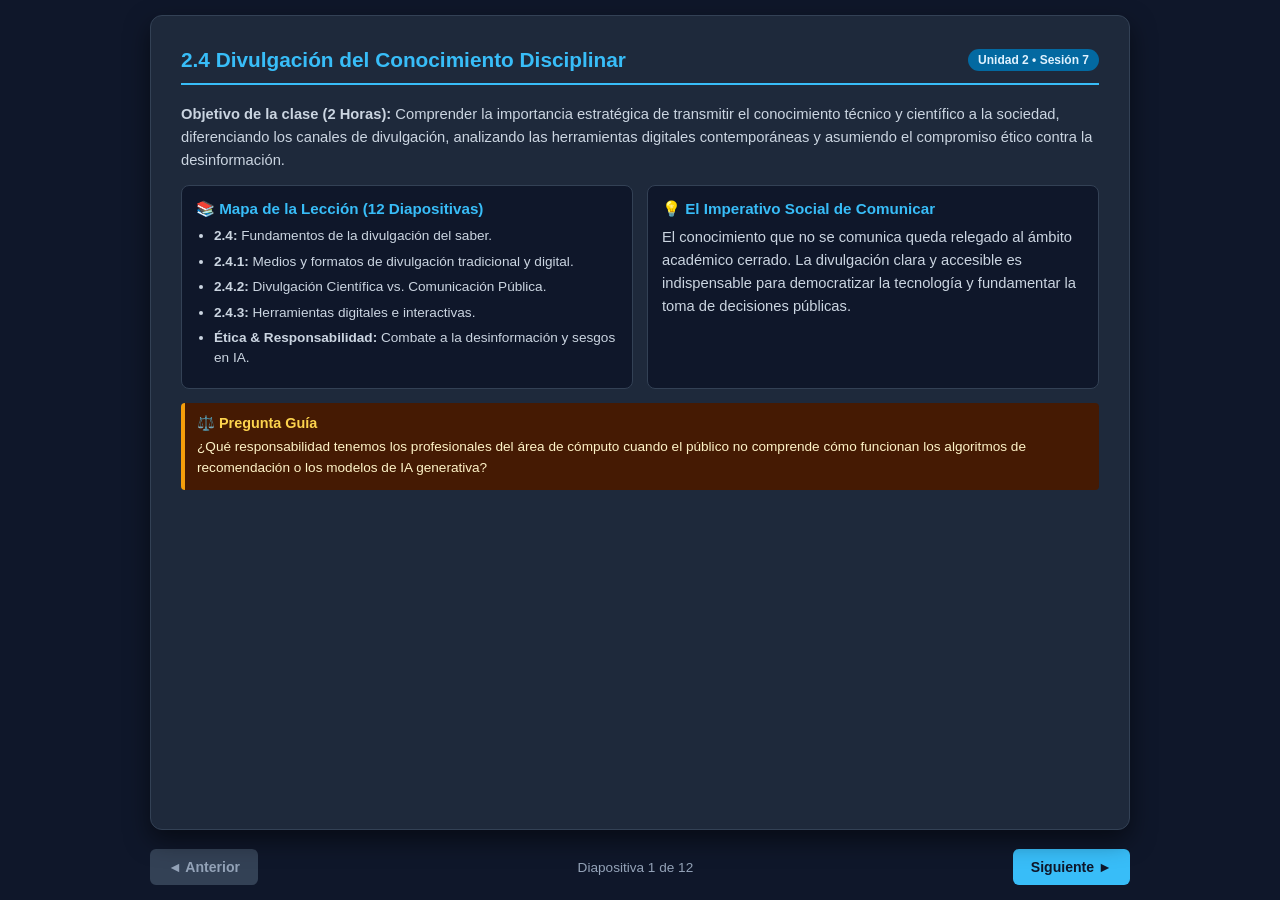
<file: U2/T4/index.html>
<!DOCTYPE html>
<html lang="es">

<head>
    <meta charset="UTF-8">
    <meta name="viewport" content="width=device-width, initial-scale=1.0">
    <title>2.4 Divulgación del conocimiento disciplinar</title>
    <link rel="stylesheet" href="../../CSS/style.css">
    </link>
</head>

<body>

    <div class="presentation-container">

        <!-- DIAPOSITIVA 1 -->
        <div class="slide active">
            <div class="slide-header">
                <h1>2.4 Divulgación del Conocimiento Disciplinar</h1>
                <span class="tag">Unidad 2 • Sesión 7</span>
            </div>
            <p><strong>Objetivo de la clase (2 Horas):</strong> Comprender la importancia estratégica de transmitir el
                conocimiento técnico y científico a la sociedad, diferenciando los canales de divulgación, analizando
                las herramientas digitales contemporáneas y asumiendo el compromiso ético contra la desinformación.</p>

            <div class="grid-2">
                <div class="card">
                    <h3>📚 Mapa de la Lección (12 Diapositivas)</h3>
                    <ul>
                        <li><strong>2.4:</strong> Fundamentos de la divulgación del saber.</li>
                        <li><strong>2.4.1:</strong> Medios y formatos de divulgación tradicional y digital.</li>
                        <li><strong>2.4.2:</strong> Divulgación Científica vs. Comunicación Pública.</li>
                        <li><strong>2.4.3:</strong> Herramientas digitales e interactivas.</li>
                        <li><strong>Ética & Responsabilidad:</strong> Combate a la desinformación y sesgos en IA.</li>
                    </ul>
                </div>
                <div class="card">
                    <h3>💡 El Imperativo Social de Comunicar</h3>
                    <p>El conocimiento que no se comunica queda relegado al ámbito académico cerrado. La divulgación
                        clara y accesible es indispensable para democratizar la tecnología y fundamentar la toma de
                        decisiones públicas.</p>
                </div>
            </div>

            <div class="box-ethics">
                <h4>⚖️ Pregunta Guía</h4>
                <p>¿Qué responsabilidad tenemos los profesionales del área de cómputo cuando el público no comprende
                    cómo funcionan los algoritmos de recomendación o los modelos de IA generativa?</p>
            </div>
        </div>

        <!-- DIAPOSITIVA 2 -->
        <div class="slide">
            <div class="slide-header">
                <h1>2.4.1 Medios y Formatos de Divulgación (I)</h1>
                <span class="tag">Canales Tradicionales vs. Digitales</span>
            </div>
            <p>La forma en que se transmite el conocimiento disciplinar ha cambiado drásticamente de formatos impresos
                cerrados a redes hiperconectadas[cite: 8].</p>

            <div class="grid-2">
                <div class="card">
                    <h3>📰 Formatos Tradicionales</h3>
                    <ul>
                        <li><strong>Artículos de Difusión:</strong> Revistas científicas de divulgación (ej. *Scientific
                            American*, *Muy Interesante*).</li>
                        <li><strong>Conferencias y Simposios:</strong> Charlas presenciales para público general y
                            estudiantes.</li>
                        <li><strong>Libros de Divulgación:</strong> Ensayos redactados sin jerga excesiva para lectores
                            no especializados.</li>
                    </ul>
                </div>
                <div class="card">
                    <h3>💻 Formatos Digitales Contemporáneos</h3>
                    <ul>
                        <li><strong>Blogs Técnicos y Medium / Dev.to:</strong> Artículos con snippets de código e
                            historias de desarrollo.</li>
                        <li><strong>Podcasts y Video-Ensayos:</strong> Contenido audiovisual explicativo (YouTube,
                            Spotify).</li>
                        <li><strong>Repositorios Interactivos:</strong> GitHub Pages, Jupyter Notebooks y aplicaciones
                            web demo.</li>
                    </ul>
                </div>
            </div>

            <div class="box-example">
                <h4>💡 Ejemplo en Computación</h4>
                <p>Un ingeniero puede traducir un artículo sobre la complejidad de un nuevo algoritmo criptográfico en
                    un hilo explicativo o en un dashboard web interactivo con explicaciones visuales simples.</p>
            </div>
        </div>

        <!-- DIAPOSITIVA 3 -->
        <div class="slide">
            <div class="slide-header">
                <h1>2.4.1 Adaptación del Lenguaje y Narrativa (II)</h1>
                <span class="tag">La Técnica de la 'Traducción'</span>
            </div>
            <p>Divulgar no es simplificar de forma vaga o imprecisa; es traducir conceptos complejos utilizando
                metáforas adecuadas sin perder el rigor conceptual[cite: 8].</p>

            <div class="diagram-flow">
                <div class="step-box">Conocimiento Especializado<br><small>(Formal / Matemático)</small></div>
                <div class="arrow">➔</div>
                <div class="step-box">Filtro de Relevancia<br><small>(¿Por qué importa al público?)</small></div>
                <div class="arrow">➔</div>
                <div class="step-box">Construcción Narrativa<br><small>(Metáforas y Ejemplos)</small></div>
                <div class="arrow">➔</div>
                <div class="step-box">Mensaje Divulgado<br><small>(Accesible y Riguroso)</small></div>
            </div>

            <div class="grid-2">
                <div class="card">
                    <h3>🎯 El Arte de la Metáfora</h3>
                    <p>Explicar un ataque de Denegación de Servicio (DDoS) comparándolo con miles de personas tratando
                        de entrar al mismo tiempo por una sola puerta estrecha de un centro comercial.</p>
                </div>
                <div class="card">
                    <h3>⚠️ Evitar la Jerga Innecesaria (Jargon)</h3>
                    <p>Sustituir términos cerrados como <em>"asincronía no bloqueante por bucle de eventos"</em> por
                        conceptos comprensibles como <em>"procesar múltiples tareas en segundo plano sin congelar la
                            pantalla"</em>.</p>
                </div>
            </div>
        </div>

        <!-- DIAPOSITIVA 4 -->
        <div class="slide">
            <div class="slide-header">
                <h1>2.4.2 Divulgación Científica vs. Comunicación Pública (I)</h1>
                <span class="tag">Diferencias Conceptuales</span>
            </div>
            <p>Aunque parecen términos idénticos, poseen objetivos, públicos y aproximaciones metodológicas
                diferenciadas[cite: 8].</p>

            <div class="grid-2">
                <div class="card">
                    <h3>🔬 Divulgación Científica</h3>
                    <ul>
                        <li><strong>Propósito:</strong> Explicar el funcionamiento, los métodos y descubrimientos de la
                            ciencia y la tecnología al público general[cite: 8].</li>
                        <li><strong>Enfoque:</strong> Educativo y didáctico.</li>
                        <li><strong>Emisor:</strong> Científicos, tecnólogos o periodistas especializados[cite: 8].</li>
                        <li><strong>Ejemplo:</strong> Un video explicando cómo funciona el cifrado RSA.</li>
                    </ul>
                </div>
                <div class="card">
                    <h3>📢 Comunicación Pública del Conocimiento</h3>
                    <ul>
                        <li><strong>Propósito:</strong> Fomentar el diálogo bidireccional entre la comunidad y los
                            ciudadanos sobre el impacto social de la ciencia[cite: 8].</li>
                        <li><strong>Enfoque:</strong> Político, ético, participativo y de gobernanza[cite: 8].</li>
                        <li><strong>Emisor:</strong> Instituciones, activistas, gobiernos y ciudadanos[cite: 8].</li>
                        <li><strong>Ejemplo:</strong> Debate público sobre la regulación de la Inteligencia Artificial.
                        </li>
                    </ul>
                </div>
            </div>

            <div class="box-ethics">
                <h4>⚖️ Transición del Monólogo al Diálogo</h4>
                <p>La comunicación pública moderna no le dice al ciudadano <em>"qué pensar"</em> sobre la tecnología,
                    sino que le da herramientas para participar informadamente en la toma de decisiones tecnológicas.
                </p>
            </div>
        </div>

        <!-- DIAPOSITIVA 5 -->
        <div class="slide">
            <div class="slide-header">
                <h1>2.4.2 El Modelo de Apropiación Social del Conocimiento (II)</h1>
                <span class="tag">Democratización de la Tecnología</span>
            </div>
            <p>La Apropiación Social ocurre cuando la comunidad no solo comprende una herramienta o concepto, sino que
                lo integra para transformar su entorno[cite: 8].</p>

            <div class="grid-3">
                <div class="card">
                    <h3>1. Acceso a la Información</h3>
                    <p>Garantizar que las investigaciones y desarrollos tecnológicos no estén ocultos tras muros de pago
                        (Paywalls) o licencias privativas.</p>
                </div>
                <div class="card">
                    <h3>2. Comprensión Crítica</h3>
                    <p>Capacitar a la sociedad para cuestionar el uso de sus datos, los riesgos de ciberseguridad y la
                        validez de los modelos automatizados.</p>
                </div>
                <div class="card">
                    <h3>3. Uso y Transformación</h3>
                    <p>Facilitar que comunidades utilicen tecnologías abiertas (ej. software libre) para resolver
                        necesidades locales específicas.</p>
                </div>
            </div>

            <div class="box-example">
                <h4>💡 Ejemplo Práctico</h4>
                <p>Proyectos de software libre como Linux, Wikipedia o plataformas comunitarias de sensores ambientales
                    representan casos reales de apropiación social de la tecnología.</p>
            </div>
        </div>

        <!-- DIAPOSITIVA 6 -->
        <div class="slide">
            <div class="slide-header">
                <h1>2.4.3 Herramientas Digitales para la Divulgación (I)</h1>
                <span class="tag">Ecosistema Tecnológico</span>
            </div>
            <p>Los ingenieros de software tienen una ventaja única: pueden construir herramientas interactivas de
                divulgación utilizando la propia tecnología web[cite: 8].</p>

            <div class="grid-3">
                <div class="card">
                    <h3>🌐 Web & Canvas Interactivos</h3>
                    <p>Sitios web construidos con HTML, CSS, JavaScript, Three.js y D3.js para representar visualmente
                        algoritmos, estructuras de datos o redes complexas.</p>
                </div>
                <div class="card">
                    <h3>📓 Notebooks Ejecutables</h3>
                    <p>Jupyter Notebooks, Google Colab y ObservableHQ que combinan texto explicativo en Markdown,
                        ecuaciones y código ejecutable en tiempo real.</p>
                </div>
                <div class="card">
                    <h3>📊 Dashboards & DataViz</h3>
                    <p>Plataformas que convierten datos abiertos en gráficos interactivos que cualquier ciudadano puede
                        explorar (ej. mapas de tráfico o consumo energético).</p>
                </div>
            </div>

            <div class="diagram-flow">
                <div class="step-box">Datos / Algoritmos Crudos</div>
                <div class="arrow">➔</div>
                <div class="step-box">Procesamiento y Modelado</div>
                <div class="arrow">➔</div>
                <div class="step-box">Visualización Web Interactiva</div>
            </div>
        </div>

        <!-- DIAPOSITIVA 7 -->
        <div class="slide">
            <div class="slide-header">
                <h1>2.4.3 Plataformas Abiertas y Ciencia Abierta (II)</h1>
                <span class="tag">Plataformas de Difusión</span>
            </div>
            <p>Las comunidades de desarrollo han construido plataformas colaborativas globales que facilitan la
                distribución del conocimiento sin intermediarios[cite: 8].</p>

            <div class="grid-2">
                <div class="card">
                    <h3>Octocat / GitHub & GitLab</h3>
                    <p>Permiten no solo compartir código fuente, sino publicar documentación interactiva (Readmes,
                        Wikis, GitHub Pages) que explican el funcionamiento de proyectos complejos.</p>
                </div>
                <div class="card">
                    <h3>Open Access & Repositorios de Preprints</h3>
                    <p>Plataformas como arXiv, Zenodo y ResearchGate permiten acceder libremente a artículos de
                        computación e inteligencia artificial antes o después de la revisión académica.</p>
                </div>
            </div>

            <div class="box-ethics">
                <h4>⚠️ El Riesgo de los "Paywalls" Académicos</h4>
                <p>Lockear investigaciones financiadas con recursos públicos detrás de suscripciones editoriales
                    costosas atenta contra el principio de democratización de la ciencia.</p>
            </div>
        </div>

        <!-- DIAPOSITIVA 8 -->
        <div class="slide">
            <div class="slide-header">
                <h1>Divulgación Ética en la Era de la Desinformación</h1>
                <span class="tag">Responsabilidad Social</span>
            </div>
            <p>La velocidad con la que se difunde la información digital ha generado dilemas éticos sin precedentes
                relacionados con las noticias falsas y el sensacionalismo[cite: 8].</p>

            <div class="grid-2">
                <div class="card">
                    <h3>⚠️ El Sensacionalismo Tecnológico ("Hype")</h3>
                    <ul>
                        <li>Exagerar las capacidades reales de los modelos de Inteligencia Artificial ("IA consciente").
                        </li>
                        <li>Generar pánico o falsas expectativas en el público no especializado para obtener clics
                            (Clickbait).</li>
                    </ul>
                </div>
                <div class="card">
                    <h3>🛡️ Combate a la Desinformación Técnica</h3>
                    <ul>
                        <li>Verificación rigurosa de fuentes antes de divulgar o compartir información.</li>
                        <li>Explicar con claridad las limitaciones, errores y riesgos reales de las tecnologías
                            emergentes.</li>
                    </ul>
                </div>
            </div>

            <div class="box-ethics">
                <h4>⚖️ Caso: Deepfakes y Alucinaciones de IA</h4>
                <p>El uso de herramientas de IA para generar contenidos sintéticos falsos exige que los divulgadores
                    educten a la población sobre cómo identificar sesgos y manipulación mediática.</p>
            </div>
        </div>

        <!-- DIAPOSITIVA 9 -->
        <div class="slide">
            <div class="slide-header">
                <h1>El Rol del Profesionista como Divulgador</h1>
                <span class="tag">Compromiso Ciudadano</span>
            </div>
            <p>El ingeniero informático o científico de datos posee una responsabilidad profesional ética con la
                alfabetización digital de su entorno[cite: 8].</p>

            <div class="grid-3">
                <div class="card">
                    <h3>1. Mentoría y Educación</h3>
                    <p>Participar en comunidades locales de código, talleres escolares y bootcamp gratuitos para cerrar
                        la brecha digital de aprendizaje.</p>
                </div>
                <div class="card">
                    <h3>2. Asesoría en Políticas Públicas</h3>
                    <p>Ayudar a legisladores y ciudadanos a entender las implicaciones técnicas de leyes sobre
                        ciberseguridad, neutralidad de la red y privacidad.</p>
                </div>
                <div class="card">
                    <h3>3. Documentación Técnica Accesible</h3>
                    <p>Redactar manuales, guías y especificaciones de software pensando en la inclusión y en usuarios
                        con diversos niveles de conocimiento.</p>
                </div>
            </div>

            <div class="box-example">
                <h4>💡 El Valor de Enseñar</h4>
                <p><em>"Si no puedes explicar algo de forma sencilla, es que no lo has entendido lo suficientemente
                        bien."</em> — Albert Einstein.</p>
            </div>
        </div>

        <!-- DIAPOSITIVA 10 -->
        <div class="slide">
            <div class="slide-header">
                <h1>Caso Práctico: Visualización Interactiva para Divulgación</h1>
                <span class="tag">Estudio de Caso</span>
            </div>
            <p>Análisis de un proyecto emblemático de divulgación interactiva en computación[cite: 8].</p>

            <div class="grid-2">
                <div class="card">
                    <h3>📊 Caso: "Telementry of Neural Networks"</h3>
                    <p>Herramientas web como <em>TensorFlow Playground</em> que permiten al usuario ajustar neuronas,
                        capas y tasas de aprendizaje visualmente en el navegador para comprender el Deep Learning sin
                        redactar código.</p>
                </div>
                <div class="card">
                    <h3>🎯 Resultados del Enfoque Interactivo</h3>
                    <ul>
                        <li>Democratizó la enseñanza del Machine Learning a nivel mundial.</li>
                        <li>Eliminó la barrera matemática inicial para principiantes.</li>
                        <li>Servió como referencia estándar para la docencia universitaria.</li>
                    </ul>
                </div>
            </div>

            <div class="box-example">
                <h4>💡 Lección</h4>
                <p>Una buena interfaz interactiva puede hacer más por la comprensión pública de una tecnología que cien
                    páginas de documentación puramente teórica.</p>
            </div>
        </div>

        <!-- DIAPOSITIVA 11 -->
        <div class="slide">
            <div class="slide-header">
                <h1>Taller Práctico: Diseña tu Pieza de Divulgación</h1>
                <span class="tag">Actividad de Clase</span>
            </div>
            <p><strong>Dinámica en Grupos (25 minutos):</strong> Seleccionar un tema complejo de cómputo y diseñar el
                esquema de un recurso de divulgación para el público general[cite: 8].</p>

            <div class="grid-3">
                <div class="card">
                    <h3>Paso 1: Tema Complejo</h3>
                    <p>Seleccionar un tema (ej. Criptografía asimétrica, Blockchain, Algoritmos de recomendación o
                        Computación cuántica).</p>
                </div>
                <div class="card">
                    <h3>Paso 2: Formato & Metáfora</h3>
                    <p>Elegir un formato (Infografía web, Hilo de red social, Video o App interactiva) y definir la
                        metáfora principal[cite: 8].</p>
                </div>
                <div class="card">
                    <h3>Paso 3: Mensaje Ético</h3>
                    <p>¿Qué mito desmentirán y qué recomendación práctica le darán al usuario final?</p>
                </div>
            </div>

            <div class="box-ethics">
                <h4>📝 Presentación de Propuestas</h4>
                <p>Cada equipo compartirá en 2 minutos su metáfora y la estrategia elegida para explicar su tema.</p>
            </div>
        </div>

        <!-- DIAPOSITIVA 12 -->
        <div class="slide">
            <div class="slide-header">
                <h1>Conclusiones y Cierre de la Unidad 2</h1>
                <span class="tag">Síntesis General</span>
            </div>
            <p><strong>Síntesis del Tema y de la Unidad:</strong> Divulgar el conocimiento es el puente imprescindible
                entre el desarrollo técnico y la sociedad[cite: 8]. Con esta lección cerramos la <strong>Unidad
                    2</strong>, habiendo analizado las transformaciones, la estructura disciplinar, el mercado
                profesional y la comunicación pública del saber.</p>

            <div class="grid-2">
                <div class="card">
                    <h3>📝 Tarea Práctica Final de Unidad</h3>
                    <p>Crear una entrada de blog o un documento corto (2 páginas) divulgando un proyecto o tema
                        computacional de su interés, aplicando las técnicas de lenguaje claro y metáforas revisadas en
                        clase.</p>
                </div>
                <div class="card">
                    <h3>📌 Próxima Unidad (Unidad 3)</h3>
                    <p><strong>Problemas Actuales de la Disciplina:</strong></p>
                    <ul>
                        <li>Retos locales, nacionales y globales (Cambio climático, condiciones del saber vivir).</li>
                        <li>Innovaciones y tendencias emergentes.</li>
                    </ul>
                </div>
            </div>

            <div class="box-example">
                <h4>💬 Preguntas de Cierre de Unidad</h4>
                <p>¿Qué tema de la computación les gustaría divulgar mediante una herramienta o sitio web desarrollado
                    por ustedes mismos?</p>
            </div>
        </div>

    </div>

    <!-- NAVEGACIÓN INFERIOR -->
    <div class="controls">
        <button class="btn" id="prevBtn" onclick="changeSlide(-1)" disabled>◄ Anterior</button>
        <span class="slide-counter" id="counter">Diapositiva 1 de 12</span>
        <button class="btn" id="nextBtn" onclick="changeSlide(1)">Siguiente ►</button>
    </div>
    <script src="../../JS/script.js"></script>
</body>

</html>
</file>
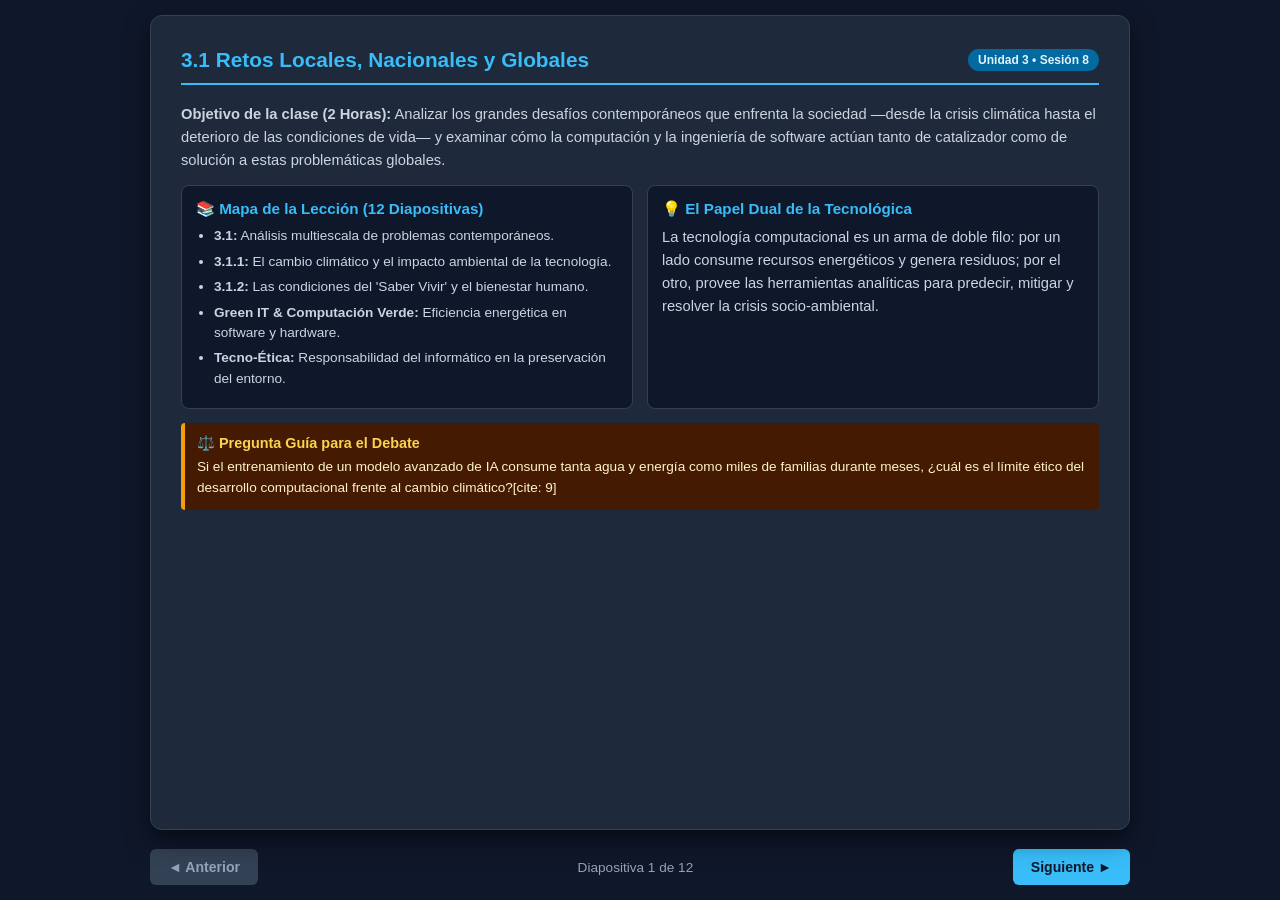
<file: U3/T1/index.html>
<!DOCTYPE html>
<html lang="es">

<head>
    <meta charset="UTF-8">
    <meta name="viewport" content="width=device-width, initial-scale=1.0">
    <title>3.1 Retos locales, Nacionales y Globales</title>
    <link rel="stylesheet" href="../../CSS/style.css">
    </link>
</head>

<body>

    <div class="presentation-container">

        <!-- DIAPOSITIVA 1 -->
        <div class="slide active">
            <div class="slide-header">
                <h1>3.1 Retos Locales, Nacionales y Globales</h1>
                <span class="tag">Unidad 3 • Sesión 8</span>
            </div>
            <p><strong>Objetivo de la clase (2 Horas):</strong> Analizar los grandes desafíos contemporáneos que
                enfrenta la sociedad —desde la crisis climática hasta el deterioro de las condiciones de vida— y
                examinar cómo la computación y la ingeniería de software actúan tanto de catalizador como de solución a
                estas problemáticas globales.</p>

            <div class="grid-2">
                <div class="card">
                    <h3>📚 Mapa de la Lección (12 Diapositivas)</h3>
                    <ul>
                        <li><strong>3.1:</strong> Análisis multiescala de problemas contemporáneos.</li>
                        <li><strong>3.1.1:</strong> El cambio climático y el impacto ambiental de la tecnología.</li>
                        <li><strong>3.1.2:</strong> Las condiciones del 'Saber Vivir' y el bienestar humano.</li>
                        <li><strong>Green IT & Computación Verde:</strong> Eficiencia energética en software y hardware.
                        </li>
                        <li><strong>Tecno-Ética:</strong> Responsabilidad del informático en la preservación del
                            entorno.</li>
                    </ul>
                </div>
                <div class="card">
                    <h3>💡 El Papel Dual de la Tecnológica</h3>
                    <p>La tecnología computacional es un arma de doble filo: por un lado consume recursos energéticos y
                        genera residuos; por el otro, provee las herramientas analíticas para predecir, mitigar y
                        resolver la crisis socio-ambiental.</p>
                </div>
            </div>

            <div class="box-ethics">
                <h4>⚖️ Pregunta Guía para el Debate</h4>
                <p>Si el entrenamiento de un modelo avanzado de IA consume tanta agua y energía como miles de familias
                    durante meses, ¿cuál es el límite ético del desarrollo computacional frente al cambio
                    climático?[cite: 9]</p>
            </div>
        </div>

        <!-- DIAPOSITIVA 2 -->
        <div class="slide">
            <div class="slide-header">
                <h1>3.1 Retos Locales, Nacionales y Globales (I)</h1>
                <span class="tag">Interconexión Multiescala</span>
            </div>
            <p>Los problemas del siglo XXI no ocurren de forma aislada; se articulan en diferentes niveles geográficos y
                socio-económicos[cite: 9].</p>

            <div class="grid-3">
                <div class="card">
                    <h3>🌆 Retos Locales</h3>
                    <p>Gestión de agua y residuos urbanos, tráfico en metrópolis, seguridad ciudadana y conectividad en
                        comunidades vulnerables.</p>
                </div>
                <div class="card">
                    <h3>🇲🇽 Retos Nacionales</h3>
                    <p>Soberanía tecnológica, brecha digital entre regiones rurales y urbanas, ciberseguridad crítica y
                        transición energética gubernamental.</p>
                </div>
                <div class="card">
                    <h3>🌍 Retos Globales</h3>
                    <p>Calentamiento global, pandemias, cadenas de suministro de microconductores y gobernanza de la
                        inteligencia artificial masiva.</p>
                </div>
            </div>

            <div class="box-example">
                <h4>💡 La Dimensión de la Computación</h4>
                <p>Un sistema de software desarrollado a nivel <strong>local</strong> puede conectarse con
                    infraestructura <strong>nacional</strong> e influir en metas de sustentabilidad de alcance
                    <strong>global</strong>.
                </p>
            </div>
        </div>

        <!-- DIAPOSITIVA 3 -->
        <div class="slide">
            <div class="slide-header">
                <h1>3.1.1 El Cambio Climático: Diagnóstico y Realidad</h1>
                <span class="tag">Emergencia Planetaria</span>
            </div>
            <p>El cambio climático representa la amenaza existencial más severa de nuestra era, exigiendo respuestas
                urgentes de todas las disciplinas científicas[cite: 9].</p>

            <div class="diagram-flow">
                <div class="step-box">Emisiones de GEI<br><small>(Industria / Transporte / Energía)</small></div>
                <div class="arrow">➔</div>
                <div class="step-box">Aumento de Temperatura<br><small>(Efecto Invernadero)</small></div>
                <div class="arrow">➔</div>
                <div class="step-box">Eventos Extremos<br><small>(Sequías / Inundaciones / Incendios)</small></div>
                <div class="arrow">➔</div>
                <div class="step-box">Crisis Socio-Económica<br><small>(Migración / Escasez de Alimentos)</small></div>
            </div>

            <div class="grid-2">
                <div class="card">
                    <h3>📊 Los Objetivos de Desarrollo Sostenible (ODS)</h3>
                    <p>La Agenda 2030 de la ONU señala en el ODS 13 la acción urgente por el clima. Las ciencias
                        computacionales resultan indispensables para monitorear y modelar estos datos planetarios.</p>
                </div>
                <div class="card">
                    <h3>💻 El Rol de la Simulación Computacional</h3>
                    <p>Modelos meteorológicos ejecutados en supercomputadoras permiten prever trayectorias de huracanes,
                        patrones de sequía y variaciones del nivel del mar con alta precisión.</p>
                </div>
            </div>
        </div>

        <!-- DIAPOSITIVA 4 -->
        <div class="slide">
            <div class="slide-header">
                <h1>3.1.1 La Huella Ecológica de la Informática</h1>
                <span class="tag">El Costo Ambiental del Bit</span>
            </div>
            <p>A menudo asumimos que "la nube" o el "software" son inmateriales y limpios, pero su infraestructura
                física requiere una demanda energética gigantesca[cite: 9].</p>

            <div class="grid-3">
                <div class="card">
                    <h3>1. Datacenters y Consumo Eléctrico</h3>
                    <p>Los centros de datos globales consumen cerca del 2% al 3% de la electricidad mundial, generando
                        una huella de carbono comparable a la aviación comercial.</p>
                </div>
                <div class="card">
                    <h3>2. El Impacto de la IA Generativa</h3>
                    <p>Entrenar modelos de lenguaje masivos (LLMs) requiere megavatios-hora de energía y millones de
                        litros de agua dulce para enfriar servidores.</p>
                </div>
                <div class="card">
                    <h3>3. Basura Electrónica (E-Waste)</h3>
                    <p>Millones de toneladas de dispositivos informáticos son desechados anualmente, contaminando suelos
                        con metales pesados como plomo, mercurio y cadmio.</p>
                </div>
            </div>

            <div class="box-ethics">
                <h4>⚠️ El Mito del Software "Limpio"</h4>
                <p>Escribir código ineficiente o algoritmos que consumen ciclos excesivos de CPU no solo ralentiza los
                    sistemas, sino que se traduce directamente en kilogramos de dióxido de carbono emitidos a la
                    atmósfera.</p>
            </div>
        </div>

        <!-- DIAPOSITIVA 5 -->
        <div class="slide">
            <div class="slide-header">
                <h1>Green IT: Computación Verde y Sostenible</h1>
                <span class="tag">Soluciones Tecnológicas</span>
            </div>
            <p>La <strong>Computación Verde</strong> engabla el diseño, fabricación, uso y eliminación responsable de
                hardware y software para reducir el impacto ambiental[cite: 9].</p>

            <div class="grid-2">
                <div class="card">
                    <h3>🌱 Green Software Engineering (Ingeniería Verde)</h3>
                    <ul>
                        <li><strong>Algoritmos de Eficiencia Energética:</strong> Optimizar la complejidad temporal y
                            espacial para reducir ciclos de reloj en CPU/GPU.</li>
                        <li><strong>Arquitecturas Cloud Conscientes:</strong> Ejecutar cargas de trabajo pesadas en
                            servidores alimentados por energías renovables.</li>
                        <li><strong>Reducción de Transferencia de Datos:</strong> Minimizar payloads HTTP y compresión
                            eficiente en redes.</li>
                    </ul>
                </div>
                <div class="card">
                    <h3>♻️ Gestión del Hardware y Economía Circular</h3>
                    <ul>
                        <li>Extensión del ciclo de vida de los equipos mediante mantenimiento y software optimizado para
                            hardware heredado.</li>
                        <li>Diseño modular para facilitar la reparación y reciclaje de componentes (Hardware Libre).
                        </li>
                    </ul>
                </div>
            </div>

            <div class="box-example">
                <h4>💡 Principio del Green Software Foundation</h4>
                <p><em>"Escribir software que emita la menor cantidad de carbono por cada transacción ejecutada."</em>
                </p>
            </div>
        </div>

        <!-- DIAPOSITIVA 6 -->
        <div class="slide">
            <div class="slide-header">
                <h1>3.1.2 Las Condiciones del 'Saber Vivir' (I)</h1>
                <span class="tag">Buen Vivir y Calidad de Vida</span>
            </div>
            <p>El concepto del <strong>"Saber Vivir"</strong> (o <em>Buen Vivir / Sumak Kawsay</em>) promueve la armonía
                entre el bienestar humano, la comunidad y la naturaleza[cite: 9].</p>

            <div class="grid-2">
                <div class="card">
                    <h3>🌿 Principios del 'Saber Vivir'</h3>
                    <ul>
                        <li><strong>Equilibrio y Armonía:</strong> La vida digna no se mide por la acumulación material
                            o el consumo desmedido, sino por la calidad de vida y las relaciones comunitarias.</li>
                        <li><strong>Sostenibilidad Intergeneracional:</strong> Satisfacer las necesidades presentes sin
                            comprometer a las generaciones futuras.</li>
                        <li><strong>Justicia Social y Cohesión:</strong> Acceso equitativo a la salud, la educación y la
                            tecnología.</li>
                    </ul>
                </div>
                <div class="card">
                    <h3>🤖 Tensión con el Paradigma Tecnocrático</h3>
                    <p>La cultura del consumo acelerado y el diseño de software orientado a la adicción atentan
                        frecuentemente contra las condiciones del saber vivir, generando aislamiento y ansiedad social.
                    </p>
                </div>
            </div>

            <div class="box-ethics">
                <h4>⚖️ Cuestionamiento Filosófico</h4>
                <p>¿Está nuestra tecnología mejorando la calidad de vida humana o acelerando el ritmo de vida hasta
                    volverlo insostenible para la mente y el cuerpo?</p>
            </div>
        </div>

        <!-- DIAPOSITIVA 7 -->
        <div class="slide">
            <div class="slide-header">
                <h1>3.1.2 Bienestar Digital y Salud Mental (II)</h1>
                <span class="tag">El Enfoque Humano</span>
            </div>
            <p>Las condiciones del saber vivir en la era digital requieren garantizar la salud mental y la autonomía
                individual frente a las pantallas[cite: 9].</p>

            <div class="grid-3">
                <div class="card">
                    <h3>📱 Economía de la Atención</h3>
                    <p>Modelos de negocio basados en capturar el tiempo del usuario mediante notificaciones intrusivas,
                        scroll infinito y dopamina digital.</p>
                </div>
                <div class="card">
                    <h3>🧠 Fatiga Cognitiva y Hiperconectividad</h3>
                    <p>Alteraciones en los patrones de sueño, estrés laboral crónico (tecnoestrés) y pérdida de
                        capacidad de concentración profunda.</p>
                </div>
                <div class="card">
                    <h3>🛡️ Diseño Ético e Inclusivo</h3>
                    <p>Creación de interfaces que respeten el tiempo del usuario, ofreciendo modos de desconexión y
                        control transparente.</p>
                </div>
            </div>

            <div class="box-example">
                <h4>💡 Iniciativa 'Time Well Spent'</h4>
                <p>Movimiento de diseñadores y desarrolladores que promueve crear tecnología que enriquezca la vida real
                    en lugar de secuestrar la atención del usuario.</p>
            </div>
        </div>

        <!-- DIAPOSITIVA 8 -->
        <div class="slide">
            <div class="slide-header">
                <h1>Tecnología para el Desarrollo Local y la Sustentabilidad</h1>
                <span class="tag">Casos de Aplicación</span>
            </div>
            <p>Cómo la computación puede ser configurada para resolver directamente los retos ambientales y sociales en
                nuestras comunidades[cite: 9].</p>

            <div class="grid-2">
                <div class="card">
                    <h3>🌊 Monitoreo de Recursos Naturales</h3>
                    <ul>
                        <li>Redes de sensores IoT de bajo costo para detectar fugas de agua y calidad del aire en tiempo
                            real en zonas urbanas.</li>
                        <li>Sistemas de alerta temprana de inundaciones alimentados por modelos predictivos de código
                            abierto.</li>
                    </ul>
                </div>
                <div class="card">
                    <h3>🌾 Agricultura de Precisión Local</h3>
                    <ul>
                        <li>Plataformas móviles para campesinos que combinan visión por computadora para identificar
                            plagas en cultivos sin abuso de agroquímicos.</li>
                        <li>Optimización algorítmica del riego con base en datos meteorológicos abiertos.</li>
                    </ul>
                </div>
            </div>

            <div class="box-ethics">
                <h4>⚖️ El Valor de la Tecnología Pertinente</h4>
                <p>No se trata de importar soluciones hiper-costosas de Silicon Valley, sino de desarrollar software
                    adaptado a los recursos y al contexto de la comunidad local.</p>
            </div>
        </div>

        <!-- DIAPOSITIVA 9 -->
        <div class="slide">
            <div class="slide-header">
                <h1>Soberanía Tecnológica y Equidad Social</h1>
                <span class="tag">Justicia Social</span>
            </div>
            <p>El saber vivir a nivel nacional e internacional exige romper las relaciones de dependencia tecnológica
                neocolonial[cite: 9].</p>

            <div class="grid-2">
                <div class="card">
                    <h3>🔑 Soberanía Tecnológica</h3>
                    <p>La capacidad de un país o comunidad para controlar sus propias infraestructuras digitales, datos
                        y herramientas de software sin depender exclusivamente de monopolios extranjeros.</p>
                </div>
                <div class="card">
                    <h3>🔓 Software Libre como Bien Público</h3>
                    <p>Promover el uso de código abierto en la administración pública garantiza la transparencia, la
                        auditoría de seguridad y la reutilización de recursos públicos.</p>
                </div>
            </div>

            <div class="box-ethics">
                <h4>💬 Reto de Autonomía</h4>
                <p>Si una nación almacena todos los datos sensibles de su población en servidores fuera de su
                    territorio, ¿posee realmente soberanía sobre su futuro digital?</p>
            </div>
        </div>

        <!-- DIAPOSITIVA 10 -->
        <div class="slide">
            <div class="slide-header">
                <h1>La Responsabilidad Ética del Desarrollador frente a la Crisis</h1>
                <span class="tag">Compromiso Profesional</span>
            </div>
            <p>Los ingenieros en sistemas e informática deben tomar decisiones conscientes sobre el impacto de su
                trabajo diario[cite: 9].</p>

            <div class="grid-3">
                <div class="card">
                    <h3>1. Auditoría Carbono de Código</h3>
                    <p>Medir el consumo energético del software que producimos antes de llevarlo a producción.</p>
                </div>
                <div class="card">
                    <h3>2. Objetación de Conciencia</h3>
                    <p>Derecho y deber ético del profesional de negarse a desarrollar proyectos con impacto destructivo
                        demostrado en el entorno o la salud pública.</p>
                </div>
                <div class="card">
                    <h3>3. Voluntariado Técnico</h3>
                    <p>Aportar habilidades computacionales a ONGs, proyectos comunitarios y causas de conservación
                        ambiental.</p>
                </div>
            </div>

            <div class="box-example">
                <h4>💡 Código de Conducta Sostenible</h4>
                <p>Incorporar métricas de sostenibilidad ambiental y bienestar humano como criterios estándar de calidad
                    de software junto a la velocidad y la seguridad.</p>
            </div>
        </div>

        <!-- DIAPOSITIVA 11 -->
        <div class="slide">
            <div class="slide-header">
                <h1>Taller Práctico: Auditoría de Impacto Verde & Saber Vivir</h1>
                <span class="tag">Actividad de Clase</span>
            </div>
            <p><strong>Dinámica en Equipos (25 minutos):</strong> Seleccionar una aplicación popular (ej. una red
                social, app de delivery o juego) y realizar una auditoría socio-ambiental rápida[cite: 9].</p>

            <div class="grid-3">
                <div class="card">
                    <h3>Paso 1: Huella Ambiental</h3>
                    <p>¿Qué consumo de datos, batería y energía genera en los dispositivos y servidores?</p>
                </div>
                <div class="card">
                    <h3>Paso 2: Saber Vivir</h3>
                    <p>¿Fomenta el bienestar y la comunidad, o la adicción y el aislamiento?</p>
                </div>
                <div class="card">
                    <h3>Paso 3: Rediseño Ético</h3>
                    <p>Proponer 2 cambios concretos en el software para hacerlo ambiental y socialmente sostenible.</p>
                </div>
            </div>

            <div class="box-ethics">
                <h4>📝 Exposición de Propuestas</h4>
                <p>Cada equipo compartirá sus 2 propuestas de rediseño ético ante el grupo.</p>
            </div>
        </div>

        <!-- DIAPOSITIVA 12 -->
        <div class="slide">
            <div class="slide-header">
                <h1>Conclusiones y Cierre del Tema 3.1</h1>
                <span class="tag">Síntesis General</span>
            </div>
            <p><strong>Síntesis del Tema:</strong> El cambio climático y la búsqueda de condiciones dignas de saber
                vivir son los grandes marcos donde debe operar la informática contemporánea[cite: 9]. La sostenibilidad
                ambiental y el bienestar humano deben ser pilares de todo desarrollo de software.</p>

            <div class="grid-2">
                <div class="card">
                    <h3>📝 Tarea Práctica para Casa</h3>
                    <p>Investigar un proyecto de <em>Green IT</em> o software libre sustentable a nivel nacional o
                        internacional y redactar una ficha sintética (1 página) destacando sus aportaciones.</p>
                </div>
                <div class="card">
                    <h3>📌 Próximo Tema (Tema 3.2)</h3>
                    <p><strong>Innovaciones y Tendencias emergentes:</strong>[cite: 9]</p>
                    <ul>
                        <li>Tareas para el reconocimiento de la innovación global[cite: 9].</li>
                        <li>Emprendimiento social[cite: 9].</li>
                    </ul>
                </div>
            </div>

            <div class="box-example">
                <h4>💬 Pregunta Final para la Reflexión</h4>
                <p>¿De qué manera pueden tus proyectos de software personales contribuir activamente a mitigar el cambio
                    climático o a mejorar la calidad de vida de tu comunidad?[cite: 9]</p>
            </div>
        </div>

    </div>

    <!-- NAVEGACIÓN INFERIOR -->
    <div class="controls">
        <button class="btn" id="prevBtn" onclick="changeSlide(-1)" disabled>◄ Anterior</button>
        <span class="slide-counter" id="counter">Diapositiva 1 de 12</span>
        <button class="btn" id="nextBtn" onclick="changeSlide(1)">Siguiente ►</button>
    </div>

    <script src="../../JS/script.js"></script>
</body>

</html>
</file>
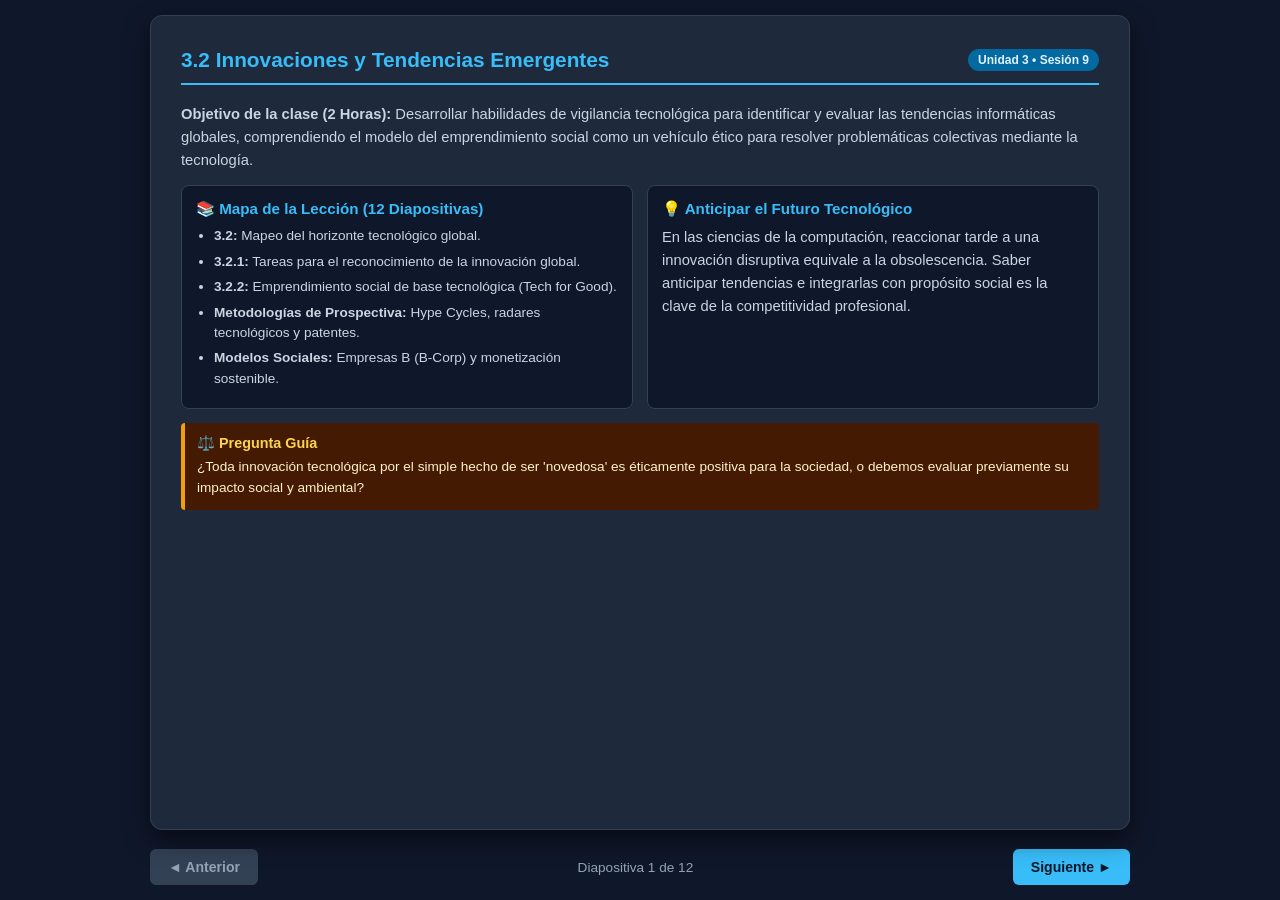
<file: U3/T2/index.html>
<!DOCTYPE html>
<html lang="es">

<head>
    <meta charset="UTF-8">
    <meta name="viewport" content="width=device-width, initial-scale=1.0">
    <title>3.2 Innovaciones y Tendencias emergentes</title>
    <link rel="stylesheet" href="../../CSS/style.css">
    </link>
</head>

<body>

    <div class="presentation-container">

        <!-- DIAPOSITIVA 1 -->
        <div class="slide active">
            <div class="slide-header">
                <h1>3.2 Innovaciones y Tendencias Emergentes</h1>
                <span class="tag">Unidad 3 • Sesión 9</span>
            </div>
            <p><strong>Objetivo de la clase (2 Horas):</strong> Desarrollar habilidades de vigilancia tecnológica para
                identificar y evaluar las tendencias informáticas globales, comprendiendo el modelo del emprendimiento
                social como un vehículo ético para resolver problemáticas colectivas mediante la tecnología.</p>

            <div class="grid-2">
                <div class="card">
                    <h3>📚 Mapa de la Lección (12 Diapositivas)</h3>
                    <ul>
                        <li><strong>3.2:</strong> Mapeo del horizonte tecnológico global.</li>
                        <li><strong>3.2.1:</strong> Tareas para el reconocimiento de la innovación global.</li>
                        <li><strong>3.2.2:</strong> Emprendimiento social de base tecnológica (Tech for Good).</li>
                        <li><strong>Metodologías de Prospectiva:</strong> Hype Cycles, radares tecnológicos y patentes.
                        </li>
                        <li><strong>Modelos Sociales:</strong> Empresas B (B-Corp) y monetización sostenible.</li>
                    </ul>
                </div>
                <div class="card">
                    <h3>💡 Anticipar el Futuro Tecnológico</h3>
                    <p>En las ciencias de la computación, reaccionar tarde a una innovación disruptiva equivale a la
                        obsolescencia. Saber anticipar tendencias e integrarlas con propósito social es la clave de la
                        competitividad profesional.</p>
                </div>
            </div>

            <div class="box-ethics">
                <h4>⚖️ Pregunta Guía</h4>
                <p>¿Toda innovación tecnológica por el simple hecho de ser 'novedosa' es éticamente positiva para la
                    sociedad, o debemos evaluar previamente su impacto social y ambiental?</p>
            </div>
        </div>

        <!-- DIAPOSITIVA 2 -->
        <div class="slide">
            <div class="slide-header">
                <h1>3.2.1 Tareas para el Reconocimiento de la Innovación Global (I)</h1>
                <span class="tag">Vigilancia Tecnológica</span>
            </div>
            <p>La <strong>Vigilancia Tecnológica (Technology Scouting)</strong> es el proceso sistemático de capturar,
                analizar y explotar información sobre avances científicos y técnicos globales[cite: 10].</p>

            <div class="diagram-flow">
                <div class="step-box">1. Búsqueda y Filtrado<br><small>(Papers / Patentes / Repositorios)</small></div>
                <div class="arrow">➔</div>
                <div class="step-box">2. Análisis de Madurez<br><small>(TRL / Hype Cycle)</small></div>
                <div class="arrow">➔</div>
                <div class="step-box">3. Evaluación de Impacto<br><small>(Factibilidad y Ética)</small></div>
                <div class="arrow">➔</div>
                <div class="step-box">4. Adopción Estratégica<br><small>(Implementación en proyectos)</small></div>
            </div>

            <div class="grid-2">
                <div class="card">
                    <h3>🔍 Fuentes Primarias de Prospectiva</h3>
                    <ul>
                        <li><strong>Repositorios de Patentes:</strong> Google Patents, USPTO y WIPO.</li>
                        <li><strong>Publicaciones de Referencia:</strong> IEEE Xplore, ACM Digital Library y arXiv.</li>
                        <li><strong>Reportes de Industria:</strong> Gartner Hype Cycle, MIT Technology Review.</li>
                    </ul>
                </div>
                <div class="card">
                    <h3>📊 Niveles de Madurez (TRL)</h3>
                    <p>El *Technology Readiness Level* (del 1 al 9) mide si una innovación es solo un concepto teórico
                        de laboratorio (TRL 1) o un sistema desplegado en producción global (TRL 9).</p>
                </div>
            </div>
        </div>

        <!-- DIAPOSITIVA 3 -->
        <div class="slide">
            <div class="slide-header">
                <h1>3.2.1 El Ciclo de Sobreexpectación (Gartner Hype Cycle)</h1>
                <span class="tag">Evaluación de Tendencias</span>
            </div>
            <p>Las tecnologías emergentes atraviesan fases predecibles de entusiasmo desmedido, desilusión y madurez
                operativa real[cite: 10].</p>

            <div class="grid-2">
                <div class="card">
                    <h3>📈 Las 5 Fases del Hype Cycle</h3>
                    <ol style="padding-left: 18px; color: #cbd5e1; font-size: 0.88rem; line-height: 1.5;">
                        <li><strong>Lanzamiento (Technology Trigger):</strong> Descubrimiento o breakthrough inicial.
                        </li>
                        <li><strong>Pico de Expectativas Infladas:</strong> Promesas exageradas de los medios ("Hype").
                        </li>
                        <li><strong>Abismo de Desilusión:</strong> Los experimentos fallan en cumplir la expectativa
                            inicial.</li>
                        <li><strong>Rampa de Consolidación:</strong> Comprensión real de casos de uso prácticos.</li>
                        <li><strong>Meseta de Productividad:</strong> Adopción masiva en la industria.</li>
                    </ol>
                </div>
                <div class="card">
                    <h3>💻 Aplicación en Computación</h3>
                    <p>Tecnologías como las Criptomonedas, el Metaverso o la IA Generativa atraviesan estas etapas. El
                        rol del informático es evitar dejarse llevar por el "hype" desmedido y analizar el valor técnico
                        real.</p>
                </div>
            </div>

            <div class="box-example">
                <h4>💡 Lección para el Desarrollador</h4>
                <p>No adoptes una tecnología solo porque "es tendencia". Evalúa su estabilidad, comunidad, documentación
                    y encaje técnico con tu problema.</p>
            </div>
        </div>

        <!-- DIAPOSITIVA 4 -->
        <div class="slide">
            <div class="slide-header">
                <h1>Tendencias Emergentes de Mayor Impacto (2026+)</h1>
                <span class="tag">Radar Tecnológico</span>
            </div>
            <p>Principales tecnologías computacionales que están redefiniendo el mapa científico y profesional
                global[cite: 10].</p>

            <div class="grid-3">
                <div class="card">
                    <h3>⚛️ Computación Cuántica</h3>
                    <p>Uso de qubits para romper algoritmos de cifrado tradicionales y optimizar simulaciones
                        moleculares masivas en segundos.</p>
                </div>
                <div class="card">
                    <h3>🤖 Agentes Autónomos de IA</h3>
                    <p>Sistemas que no solo responden preguntas, sino que planifican, ejecutan código y coordinan
                        herramientas complejas de forma autónoma.</p>
                </div>
                <div class="card">
                    <h3>🛡️ Ciberseguridad Resiliente / ZTNA</h3>
                    <p>Modelos de "Confianza Cero" (Zero Trust) y criptografía post-cuántica integrados en el código de
                        producción (DevSecOps).</p>
                </div>
            </div>

            <div class="grid-3">
                <div class="card">
                    <h3>🌐 Edge Computing & 6G</h3>
                    <p>Procesamiento de datos en el propio dispositivo (Edge) para reducir latencia e independizarse de
                        datacenters centralizados.</p>
                </div>
                <div class="card">
                    <h3>🧬 Genómica & Biología Sintética</h3>
                    <p>Modelado informático para diseñar encimas y materiales biodegradables a partir de código
                        genético.</p>
                </div>
                <div class="card">
                    <h3>🌿 Green Computing</h3>
                    <p>Hardware hiper-eficiente y software optimizado con huella de carbono cero por transacción
                        digital.</p>
                </div>
            </div>
        </div>

        <!-- DIAPOSITIVA 5 -->
        <div class="slide">
            <div class="slide-header">
                <h1>3.2.2 Emprendimiento Social (I)</h1>
                <span class="tag">Definición y Enfoque</span>
            </div>
            <p>El <strong>Emprendimiento Social</strong> utiliza modelos de negocio sostenibles para resolver problemas
                sociales, culturales o ambientales desatendidos por el mercado tradicional[cite: 10].</p>

            <div class="grid-2">
                <div class="card">
                    <h3>🏢 Empresa Tradicional vs. Empresa Social</h3>
                    <ul>
                        <li><strong>Empresa Tradicional:</strong> Su métrica primaria de éxito es la maximización del
                            beneficio financiero para sus accionistas.</li>
                        <li><strong>Empresa Social:</strong> Su métrica primaria es el <strong>Impacto Social/Ambiental
                                Sostenible</strong>. La ganancia económica es un medio de reinvestimento, no el fin
                            último.</li>
                    </ul>
                </div>
                <div class="card">
                    <h3>🚀 El Triángulo de la Sostenibilidad</h3>
                    <ul>
                        <li><strong>Impacto Social Positivo:</strong> Mejora real en la comunidad.</li>
                        <li><strong>Viabilidad Financiera:</strong> Generación de ingresos propios sin depender
                            únicamente de donaciones.</li>
                        <li><strong>Sostenibilidad Ambiental:</strong> Operación responsable con el entorno.</li>
                    </ul>
                </div>
            </div>

            <div class="box-example">
                <h4>💡 Concepto Clave: Las Empresas B (B-Corp)</h4>
                <p>Certificación internacional para empresas que demuestran estándares elevados de desempeño social,
                    transparencia legal y responsabilidad ambiental.</p>
            </div>
        </div>

        <!-- DIAPOSITIVA 6 -->
        <div class="slide">
            <div class="slide-header">
                <h1>3.2.2 Emprendimiento Social de Base Tecnológica (II)</h1>
                <span class="tag">Tech for Good</span>
            </div>
            <p>El movimiento <strong>Tech for Good</strong> aplica software, datos e infraestructura digital
                directamente a la resolución de causas de impacto humano[cite: 10].</p>

            <div class="grid-3">
                <div class="card">
                    <h3>🎓 EdTech Inclusivo</h3>
                    <p>Plataformas educativas offline-first accesibles desde teléfonos de baja gama en comunidades sin
                        conectividad a internet de alta velocidad.</p>
                </div>
                <div class="card">
                    <h3>🏥 MedTech Accesible</h3>
                    <p>Dispositivos médicos de bajo costo potenciados por algoritmos de diagnóstico visual para clínicas
                        rurales empobrecidas.</p>
                </div>
                <div class="card">
                    <h3>💳 FinTech Social</h3>
                    <p>Sistemas de microcréditos peer-to-peer y billeteras digitales seguras para democratizar el acceso
                        al capital a trabajadores informales.</p>
                </div>
            </div>

            <div class="box-ethics">
                <h4>⚖️ El Riesgo del "Tecno-Solucionismo"</h4>
                <p>Asumir erróneamente que "crear una app" resuelve por sí solo problemas sociales complejos. Todo
                    software social requiere validar profundamente el contexto comunitario humano.</p>
            </div>
        </div>

        <!-- DIAPOSITIVA 7 -->
        <div class="slide">
            <div class="slide-header">
                <h1>Modelos de Monetización en Emprendimientos Sociales</h1>
                <span class="tag">Sostenibilidad Financiera</span>
            </div>
            <p>Para que una iniciativa social sea duradera en el tiempo, debe contar con un modelo de generación de
                ingresos robusto[cite: 10].</p>

            <div class="grid-3">
                <div class="card">
                    <h3>1. Modelo de Subvención Cruzada (Cross-Subsidization)</h3>
                    <p>Cobrar precios de mercado a clientes corporativos para subsidiar el acceso gratuito o de muy bajo
                        costo a usuarios en situación de vulnerabilidad.</p>
                </div>
                <div class="card">
                    <h3>2. Modelo 'Freemium' con Causa</h3>
                    <p>Servicio base abierto a toda la comunidad con funciones avanzadas o reportes especializados para
                        organizaciones gubernamentales o fundaciones.</p>
                </div>
                <div class="card">
                    <h3>3. Venta de Licencias Social Open Source</h3>
                    <p>Código abierto accesible para comunidades, cobrando servicios de implementación, mantenimiento y
                        seguridad a grandes instituciones.</p>
                </div>
            </div>

            <div class="box-example">
                <h4>💡 Caso Emblemático: Khan Academy o Wikipedia</h4>
                <p>Demuestran cómo infraestructuras digitales globales pueden operar eficientemente bajo modelos de
                    donación y gobernanza abierta garantizando educación universal.</p>
            </div>
        </div>

        <!-- DIAPOSITIVA 8 -->
        <div class="slide">
            <div class="slide-header">
                <h1>Evaluación del Impacto Social en Proyectos Tecnológicos</h1>
                <span class="tag">Métricas de Impacto</span>
            </div>
            <p>Así como medimos latencia y throughput en un servidor, debemos medir objetivamente el beneficio social
                generado por el software[cite: 10].</p>

            <div class="grid-2">
                <div class="card">
                    <h3>📊 Métricas SROI (Social Return on Investment)</h3>
                    <ul>
                        <li><strong>Retorno Social de la Inversión:</strong> Asignar un valor financiero tangible a los
                            beneficios sociales y ambientales creados por la plataforma.</li>
                        <li><strong>Ejemplo:</strong> Por cada $1 invertido en la app de monitoreo de salud, se ahorran
                            $5 en tratamientos hospitalarios de emergencia en la comunidad.</li>
                    </ul>
                </div>
                <div class="card">
                    <h3>🎯 Indicadores Clave de Desempeño (KPIs Sociales)</h3>
                    <ul>
                        <li>Número de usuarios pertenecientes a grupos vulnerables capacitados digitalmente.</li>
                        <li>Reducción en toneladas de huella de carbono mediante la optimización algorítmica de
                            logística.</li>
                        <li>Porcentaje de accesibilidad (WCAG 2.1 AAA) en la interfaz del sistema.</li>
                    </ul>
                </div>
            </div>

            <div class="box-ethics">
                <h4>⚠️ El Peligro del 'Impact Washing'</h4>
                <p>Presumir etiquetas de "impacto social" o "tecnología verde" con fines puramente publicitarios sin
                    contar con métricas reales auditables.</p>
            </div>
        </div>

        <!-- DIAPOSITIVA 9 -->
        <div class="slide">
            <div class="slide-header">
                <h1>Propiedad Intelectual y Software Libre en el Emprendimiento Social</h1>
                <span class="tag">Licenciamiento Ético</span>
            </div>
            <p>La elección de licencias de software determina si un proyecto social fomenta la colaboración abierta o el
                acaparamiento comercial[cite: 10].</p>

            <div class="grid-2">
                <div class="card">
                    <h3>🌐 Licencias de Bien Común (Copyleft)</h3>
                    <p>Usar licencias como <strong>GNU AGPLv3</strong> para asegurar que cualquier mejora al software
                        social sea compartida de vuelta a la comunidad sin ser apropiada por empresas privadas.</p>
                </div>
                <div class="card">
                    <h3>📜 Datos Abiertos (Open Data)</h3>
                    <p>Liberar conjuntos de datos no personales en formatos estándares (JSON/CSV) para que
                        investigadores y ciudadanos puedan fiscalizar servicios públicos y problemas ambientales.</p>
                </div>
            </div>

            <div class="box-ethics">
                <h4>⚖️ Caso: OpenStreetMap vs. Mapas Propietarios</h4>
                <p>OpenStreetMap demuestra el poder de una comunidad global creando el mapa geográfico abierto más
                    detallado del planeta sin muros de pago corporativos.</p>
            </div>
        </div>

        <!-- DIAPOSITIVA 10 -->
        <div class="slide">
            <div class="slide-header">
                <h1>Casos de Éxito: Startups Sociales de Base Tecnológica</h1>
                <span class="tag">Estudios de Caso</span>
            </div>
            <p>Ejemplos reales donde la innovación informática y el emprendimiento social se combinaron para generar
                valor masivo[cite: 10].</p>

            <div class="grid-3">
                <div class="card">
                    <h3>📱 Ushahidi</h3>
                    <p>Plataforma de código abierto nacida en Kenia para mapear crisis, violencia y desastres naturales
                        mediante reportes ciudadanos en tiempo real.</p>
                </div>
                <div class="card">
                    <h3>🌊 Ocean Cleanup Data Pipeline</h3>
                    <p>Uso de inteligencia artificial y visión por computadora para rastrear y recolectar plástico en
                        ríos y océanos de todo el mundo.</p>
                </div>
                <div class="card">
                    <h3>🌾 Farmerline</h3>
                    <p>Plataforma móvil que envía datos meteorológicos, consejos agrícolas y precios de mercado en
                        dialectos locales a millones de agricultores en África.</p>
                </div>
            </div>

            <div class="box-example">
                <h4>💡 Factor Común</h4>
                <p>Todos estos proyectos nacieron identificando un problema humano concreto en su comunidad y aplicando
                    la arquitectura de software adecuada para solucionarlo.</p>
            </div>
        </div>

        <!-- DIAPOSITIVA 11 -->
        <div class="slide">
            <div class="slide-header">
                <h1>Taller Práctico: Diseño de un Emprendimiento Social (Tech for Good)</h1>
                <span class="tag">Actividad de Clase</span>
            </div>
            <p><strong>Dinámica en Equipos (25 minutos):</strong> Conceptualizar el diseño de un proyecto tecnológico
                enfocado en un problema social o ambiental real[cite: 10].</p>

            <div class="grid-3">
                <div class="card">
                    <h3>Paso 1: El Reto Humano</h3>
                    <p>Identificar un problema de su entorno (ej. basura local, transporte, educación, alfabetización
                        digital de adultos mayores).</p>
                </div>
                <div class="card">
                    <h3>Paso 2: La Tendencia Aplicada</h3>
                    <p>Seleccionar una tendencia emergente (ej. IoT, IA, PWA offline, Datos Abiertos) que servirá de
                        motor técnico.</p>
                </div>
                <div class="card">
                    <h3>Paso 3: Modelo de Sostenibilidad</h3>
                    <p>¿Cómo se financiará el proyecto de forma sostenible sin depender eternamente de donaciones?</p>
                </div>
            </div>

            <div class="box-ethics">
                <h4>📝 Presentación Flash</h4>
                <p>Un representante de cada grupo expondrá su propuesta de emprendimiento social en 90 segundos.</p>
            </div>
        </div>

        <!-- DIAPOSITIVA 12 -->
        <div class="slide">
            <div class="slide-header">
                <h1>Conclusiones y Cierre del Tema 3.2</h1>
                <span class="tag">Síntesis General</span>
            </div>
            <p><strong>Síntesis del Tema:</strong> Conocer las tareas de reconocimiento de la innovación nos permite
                anticipar el futuro tecnológico[cite: 10], mientras que el emprendimiento social canaliza ese potencial
                técnico para resolver los problemas reales de la humanidad[cite: 10].</p>

            <div class="grid-2">
                <div class="card">
                    <h3>📝 Tarea Práctica para Casa</h3>
                    <p>Escribir un perfil de 1 página sobre una tecnología emergente (ej. Computación Cuántica o IA
                        Agéntica), analizando su fase en el Hype Cycle y proponer un uso hipotético en emprendimiento
                        social.</p>
                </div>
                <div class="card">
                    <h3>📌 Próximo Tema (Tema 3.3)</h3>
                    <p><strong>Ética profesional frente a los desafíos contemporáneos:</strong>[cite: 10]</p>
                    <ul>
                        <li>Comités de ética y regulación de la profesión.</li>
                        <li>Códigos de ética profesionales (ACM / IEEE).</li>
                    </ul>
                </div>
            </div>

            <div class="box-example">
                <h4>💬 Pregunta Final para la Reflexión</h4>
                <p>¿Qué tendencia emergente consideran que transformará radicalmente el ejercicio de la computación en
                    los próximos 5 años?</p>
            </div>
        </div>

    </div>

    <!-- NAVEGACIÓN INFERIOR -->
    <div class="controls">
        <button class="btn" id="prevBtn" onclick="changeSlide(-1)" disabled>◄ Anterior</button>
        <span class="slide-counter" id="counter">Diapositiva 1 de 12</span>
        <button class="btn" id="nextBtn" onclick="changeSlide(1)">Siguiente ►</button>
    </div>

    <script src="../../JS/script.js"></script>
</body>

</html>
</file>
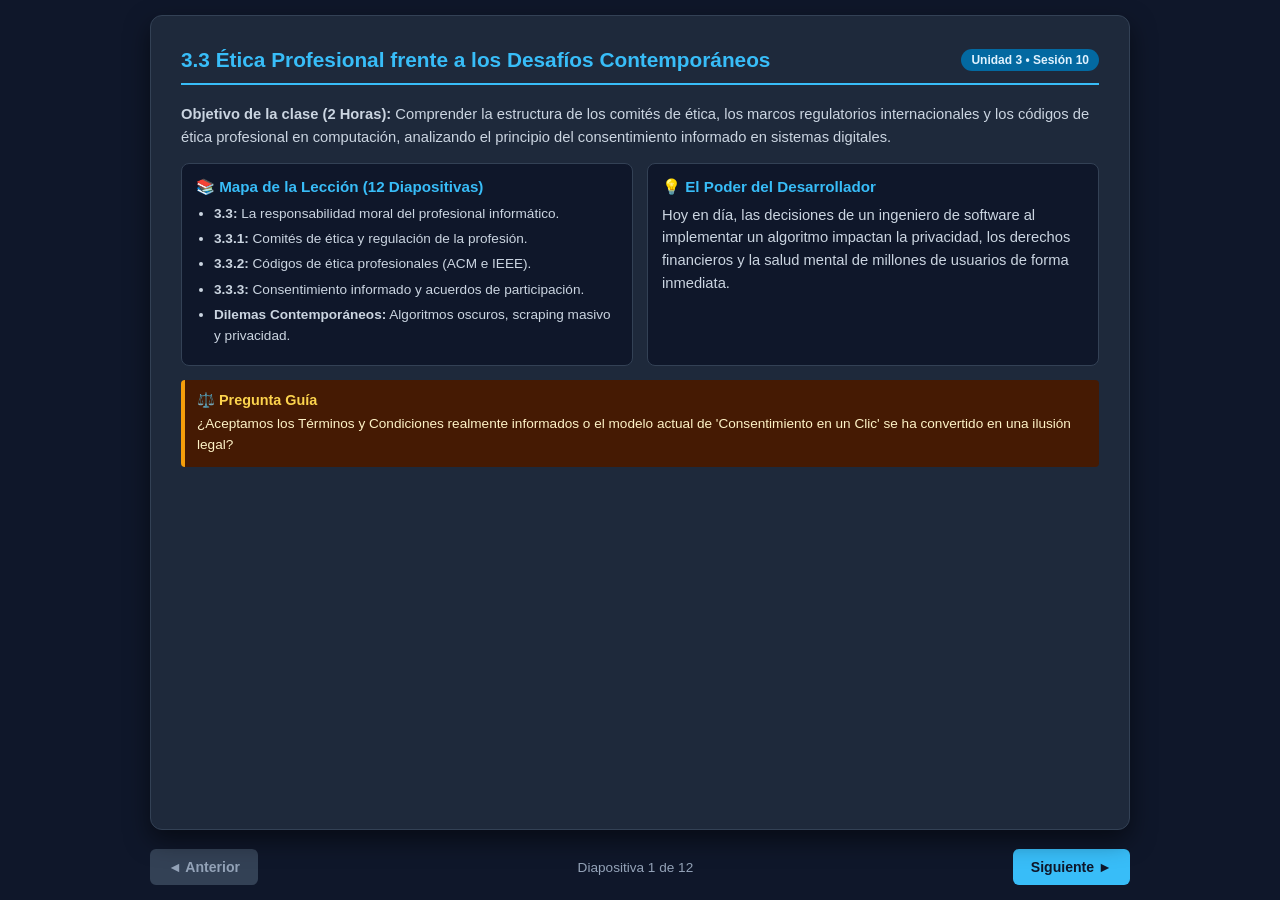
<file: U3/T3/index.html>
<!DOCTYPE html>
<html lang="es">

<head>
    <meta charset="UTF-8">
    <meta name="viewport" content="width=device-width, initial-scale=1.0">
    <title>3.3 Ética profesional frente a los desafíos contemporáneos</title>
    <link rel="stylesheet" href="../../CSS/style.css">
    </link>
</head>

<body>

    <div class="presentation-container">

        <!-- DIAPOSITIVA 1 -->
        <div class="slide active">
            <div class="slide-header">
                <h1>3.3 Ética Profesional frente a los Desafíos Contemporáneos</h1>
                <span class="tag">Unidad 3 • Sesión 10</span>
            </div>
            <p><strong>Objetivo de la clase (2 Horas):</strong> Comprender la estructura de los comités de ética, los
                marcos regulatorios internacionales y los códigos de ética profesional en computación, analizando el
                principio del consentimiento informado en sistemas digitales.</p>

            <div class="grid-2">
                <div class="card">
                    <h3>📚 Mapa de la Lección (12 Diapositivas)</h3>
                    <ul>
                        <li><strong>3.3:</strong> La responsabilidad moral del profesional informático.</li>
                        <li><strong>3.3.1:</strong> Comités de ética y regulación de la profesión.</li>
                        <li><strong>3.3.2:</strong> Códigos de ética profesionales (ACM e IEEE).</li>
                        <li><strong>3.3.3:</strong> Consentimiento informado y acuerdos de participación.</li>
                        <li><strong>Dilemas Contemporáneos:</strong> Algoritmos oscuros, scraping masivo y privacidad.
                        </li>
                    </ul>
                </div>
                <div class="card">
                    <h3>💡 El Poder del Desarrollador</h3>
                    <p>Hoy en día, las decisiones de un ingeniero de software al implementar un algoritmo impactan la
                        privacidad, los derechos financieros y la salud mental de millones de usuarios de forma
                        inmediata.</p>
                </div>
            </div>

            <div class="box-ethics">
                <h4>⚖️ Pregunta Guía</h4>
                <p>¿Aceptamos los Términos y Condiciones realmente informados o el modelo actual de 'Consentimiento en
                    un Clic' se ha convertido en una ilusión legal?</p>
            </div>
        </div>

        <!-- DIAPOSITIVA 2 -->
        <div class="slide">
            <div class="slide-header">
                <h1>3.3 Ética Profesional en la Era Digital (I)</h1>
                <span class="tag">Marcos Deontológicos</span>
            </div>
            <p>La <strong>Deontología</strong> es la rama de la ética aplicable a los deberes y obligaciones en el
                ejercicio de una profesión determinada.</p>

            <div class="grid-3">
                <div class="card">
                    <h3>1. Autonomía del Usuario</h3>
                    <p>Respetar la capacidad del usuario para tomar decisiones libres sobre sus datos sin ser manipulado
                        por interfaces tramposas.</p>
                </div>
                <div class="card">
                    <h3>2. No Maleficencia</h3>
                    <p>Garantizar que el software no cause daños físicos, económicos, psicológicos o sociales a las
                        personas ni a la infraestructura.</p>
                </div>
                <div class="card">
                    <h3>3. Justicia e Igualdad</h3>
                    <p>Evitar sesgos discriminatorios en algoritmos y asegurar la accesibilidad universal del software.
                    </p>
                </div>
            </div>

            <div class="box-example">
                <h4>💡 Principio Fundamental</h4>
                <p>El bienestar público y los derechos humanos fundamentales deben anteponerse siempre a los intereses
                    financieros o técnicos del desarrollador o de la empresa.</p>
            </div>
        </div>

        <!-- DIAPOSITIVA 3 -->
        <div class="slide">
            <div class="slide-header">
                <h1>3.3.1 Comités de Ética y Regulación Profesional (I)</h1>
                <span class="tag">Gobernanza e Instituciones</span>
            </div>
            <p>Los <strong>Comités de Ética</strong> son organismos independientes encargados de evaluar, supervisar y
                regular la investigación y el desarrollo tecnológico.</p>

            <div class="grid-2">
                <div class="card">
                    <h3>🏛️ Roles de los Comités de Ética</h3>
                    <ul>
                        <li><strong>Evaluación de Proyectos:</strong> Revisar protocolos de prueba con datos humanos
                            antes de su ejecución.</li>
                        <li><strong>Supervisión Regulatoria:</strong> Vigilar el cumplimiento de leyes como el GDPR
                            (Europa) o la LFPDPPP (México).</li>
                        <li><strong>Protección de Sujetos de Prueba:</strong> Prevenir abusos en experimentos A/B
                            masivos en plataformas web.</li>
                    </ul>
                </div>
                <div class="card">
                    <h3>🛡️ Tipos de Comités en Tecnología</h3>
                    <ul>
                        <li><strong>IRB (Institutional Review Boards):</strong> Comités universitarios de investigación
                            académica.</li>
                        <li><strong>Comités Éticos de IA Corporativos:</strong> Grupos internos que supervisan el
                            entrenamiento de modelos de LLMs.</li>
                    </ul>
                </div>
            </div>

            <div class="box-ethics">
                <h4>⚠️ El Riesgo del 'Ethics Washing'</h4>
                <p>Crear comités éticos corporativos sin autoridad real o con fines puramente publicitarios para evitar
                    regulaciones gubernamentales obligatorias.</p>
            </div>
        </div>

        <!-- DIAPOSITIVA 4 -->
        <div class="slide">
            <div class="slide-header">
                <h1>3.3.1 Marcos Regulatorios Globales y Locales (II)</h1>
                <span class="tag">Leyes de Tecnologías Emergentes</span>
            </div>
            <p>La regulación legal busca establecer límites estrictos al desarrollo técnico desmedido.</p>

            <div class="grid-3">
                <div class="card">
                    <h3>🇪🇺 EU AI Act (Europa)</h3>
                    <p>Primera ley integral del mundo que clasifica los sistemas de IA según su nivel de riesgo (Riesgo
                        Inaceptable, Alto Riesgo, Limitado y Mínimo).</p>
                </div>
                <div class="card">
                    <h3>🇲🇽 LFPDPPP (México)</h3>
                    <p>Ley Federal de Protección de Datos Personales en Posesión de los Particulares. Garantiza los
                        derechos <strong>ARCO</strong> (Acceso, Rectificación, Cancelación y Oposición).</p>
                </div>
                <div class="card">
                    <h3>🔒 GDPR / CCPA</h3>
                    <p>Estándares internacionales que obligan la "Privacidad por Diseño" (Privacy by Design) y el
                        derecho al olvido digital.</p>
                </div>
            </div>

            <div class="diagram-flow">
                <div class="step-box">Desarrollo Técnico</div>
                <div class="arrow">➔</div>
                <div class="step-box">Evaluación del Comité de Ética</div>
                <div class="arrow">➔</div>
                <div class="step-box">Auditoría Regulatoria</div>
                <div class="arrow">➔</div>
                <div class="step-box">Despliegue Seguro</div>
            </div>
        </div>

        <!-- DIAPOSITIVA 5 -->
        <div class="slide">
            <div class="slide-header">
                <h1>3.3.2 Códigos de Ética Profesionales: El Código ACM</h1>
                <span class="tag">Association for Computing Machinery</span>
            </div>
            <p>El **Código de Ética y Conducta Profesional de la ACM** constituye el estándar moral universal para
                científicos de la computación e ingenieros de software.</p>

            <div class="grid-2">
                <div class="card">
                    <h3>🌐 Principios Morales Generales</h3>
                    <ul>
                        <li><strong>1.1:</strong> Contribuir a la sociedad y al bienestar humano, reconociendo que todos
                            las personas son partes interesadas.</li>
                        <li><strong>1.2:</strong> Evitar el daño (Do no harm).</li>
                        <li><strong>1.3:</strong> Ser honesto y fidedigno.</li>
                        <li><strong>1.4:</strong> Ser justo y tomar medidas para no discriminar.</li>
                    </ul>
                </div>
                <div class="card">
                    <h3>🛠️ Responsabilidades Profesionales</h3>
                    <ul>
                        <li><strong>2.1:</strong> Esforzarse por lograr la máxima calidad en el proceso y producto del
                            trabajo profesional.</li>
                        <li><strong>2.5:</strong> Evaluar exhaustivamente los riesgos de los sistemas y su impacto
                            social.</li>
                        <li><strong>2.9:</strong> Diseñar sistemas con alta seguridad técnica y protección de
                            privacidad.</li>
                    </ul>
                </div>
            </div>

            <div class="box-example">
                <h4>💡 El Deber de Denuncia (Whistleblowing)</h4>
                <p>El Código ACM establece que el profesional tiene el deber ético de denunciar fallas críticas o
                    violaciones a la privacidad si la administración de la empresa ignora el problema.</p>
            </div>
        </div>

        <!-- DIAPOSITIVA 6 -->
        <div class="slide">
            <div class="slide-header">
                <h1>3.3.2 El Código de Ética IEEE</h1>
                <span class="tag">Institute of Electrical and Electronics Engineers</span>
            </div>
            <p>El **IEEE** enfoca sus directrices éticas en la seguridad técnica, la transparencia de los sistemas y la
                sostenibilidad planetaria.</p>

            <div class="grid-3">
                <div class="card">
                    <h3>1. Seguridad Pública</h3>
                    <p>Aceptar la responsabilidad al tomar decisiones de ingeniería compatibles con la seguridad, salud
                        y bienestar del público.</p>
                </div>
                <div class="card">
                    <h3>2. Evitar Conflictos de Interés</h3>
                    <p>Revelar y evitar real o percibidos conflictos de interés que afecten la objetividad profesional.
                    </p>
                </div>
                <div class="card">
                    <h3>3. Rechazar el Soborno y Fraude</h3>
                    <p>Rechazar el cohecho, la manipulación de datos empíricos y el plagio técnico en todas sus formas.
                    </p>
                </div>
            </div>

            <div class="box-ethics">
                <h4>⚖️ Caso de Estudio: Volkswagen 'Defeat Device'</h4>
                <p>Ingenieros programaron el software del motor para engañar a las pruebas de emisiones ambientales.
                    Violación directa de los códigos ACM e IEEE que costó miles de millones y generó un severo impacto
                    ecológico.</p>
            </div>
        </div>

        <!-- DIAPOSITIVA 7 -->
        <div class="slide">
            <div class="slide-header">
                <h1>3.3.3 Consentimiento Informado en Sistemas Digitales (I)</h1>
                <span class="tag">Fundamentos y Definición</span>
            </div>
            <p>El <strong>Consentimiento Informado</strong> es el proceso voluntario mediante el cual un usuario aprueba
                el uso de sus datos o la participación en un sistema tras comprender claramente los riesgos y
                consecuencias.</p>

            <div class="grid-3">
                <div class="card">
                    <h3>1. Voluntariedad</h3>
                    <p>Otorgado libremente sin coerción, manipulación o amenazas de denegación de servicios esenciales.
                    </p>
                </div>
                <div class="card">
                    <h3>2. Información Clara</h3>
                    <p>Explicado en lenguaje sencillo, accesible y sin ambigüedades jurídicas excesivas.</p>
                </div>
                <div class="card">
                    <h3>3. Capacidad y Revocabilidad</h3>
                    <p>Otorgado por alguien con capacidad legal, manteniendo el derecho de retirar el consentimiento en
                        cualquier momento.</p>
                </div>
            </div>

            <div class="box-example">
                <h4>💡 Deber del Desarrollador</h4>
                <p>Diseñar botones de "Rechazar Todo" tan accesibles y visibles como el botón de "Aceptar Todo" en las
                    políticas de cookies y privacidad.</p>
            </div>
        </div>

        <!-- DIAPOSITIVA 8 -->
        <div class="slide">
            <div class="slide-header">
                <h1>3.3.3 Patrones Oscuros y Abusos del Consentimiento (II)</h1>
                <span class="tag">Manipulación de Usuarios</span>
            </div>
            <p>Los <strong>Dark Patterns</strong> son diseños de interfaz engañosos intencionalmente construidos para
                hacer que los usuarios realicen acciones que no deseaban.</p>

            <div class="grid-2">
                <div class="card">
                    <h3>⚠️ Ejemplos Comunes de Dark Patterns</h3>
                    <ul>
                        <li><strong>Confirmshaming:</strong> Hacer sentir culpable al usuario por rechazar una opción
                            (ej. *"No, prefiero pagar precio completo"*).</li>
                        <li><strong>Roach Motel:</strong> Proceso de registro de 1 clic pero cancelación requerida por
                            teléfono en horarios de oficina.</li>
                        <li><strong>Trampas de Privacidad:</strong> Casillas pre-marcadas por defecto autorizando
                            compartir datos con terceros.</li>
                    </ul>
                </div>
                <div class="card">
                    <h3>🧪 Experimentos A/B sin Consentimiento</h3>
                    <p>El caso de Facebook (2014): Manipulación del feed de noticias de 700,000 usuarios sin su
                        conocimiento para estudiar el contagio emocional. Un claro quiebre de la ética de investigación.
                    </p>
                </div>
            </div>

            <div class="box-ethics">
                <h4>⚖️ Condena Ética</h4>
                <p>Utilizar la psicología del comportamiento y el software para engañar al usuario invalida legal y
                    éticamente cualquier "consentimiento" obtenido.</p>
            </div>
        </div>

        <!-- DIAPOSITIVA 9 -->
        <div class="slide">
            <div class="slide-header">
                <h1>Privacidad por Diseño y por Defecto (Privacy by Design)</h1>
                <span class="tag">Metodología Ética de Desarrollo</span>
            </div>
            <p>La privacidad no debe ser una capa secundaria agregada al final, sino un requisito funcional desde el
                primer diagrama de arquitectura.</p>

            <div class="diagram-flow">
                <div class="step-box">1. Proactivar / No Reactivo</div>
                <div class="arrow">➔</div>
                <div class="step-box">2. Privacidad por Defecto</div>
                <div class="arrow">➔</div>
                <div class="step-box">3. Cifrado de Extremo a Extremo</div>
                <div class="arrow">➔</div>
                <div class="step-box">4. Visibilidad y Transparencia</div>
            </div>

            <div class="grid-2">
                <div class="card">
                    <h3>🔐 Principios de Privacidad por Defecto</h3>
                    <ul>
                        <li>Recopilar únicamente la cantidad mínima de datos estrictamente necesaria para el
                            funcionamiento (Minimización de Datos).</li>
                        <li>Anonimización y seudonimización automatizada en bases de datos.</li>
                    </ul>
                </div>
                <div class="card">
                    <h3>🛡️ Transparencia Algorítmica</h3>
                    <p>Explicar al usuario en lenguaje natural *por qué* el algoritmo le recomienda un contenido o toma
                        una decisión automatizada sobre su perfil.</p>
                </div>
            </div>
        </div>

        <!-- DIAPOSITIVA 10 -->
        <div class="slide">
            <div class="slide-header">
                <h1>Dilemas Éticos de la IA y el Big Data</h1>
                <span class="tag">Desafíos Contemporáneos</span>
            </div>
            <p>Casos prácticos de frontera donde los ingenieros deben aplicar el pensamiento ético crítico.</p>

            <div class="grid-3">
                <div class="card">
                    <h3>🕸️ Web Scraping Masivo</h3>
                    <p>Extracción automatizada de millones de datos de internet sin consentimiento para entrenar modelos
                        comerciales de IA.</p>
                </div>
                <div class="card">
                    <h3>🎯 Sesgo de Reconocimiento Facial</h3>
                    <p>Sistemas policiales con tasas de error dramáticamente más altas en minorías étnicas debido a
                        datos de entrenamiento desbalanceados.</p>
                </div>
                <div class="card">
                    <h3>🤖 Alucinaciones y Responsabilidad</h3>
                    <p>¿Quién es legal y moralmente responsable cuando un chatbot de asesoría médica otorga un
                        diagnóstico erróneo y peligroso?</p>
                </div>
            </div>

            <div class="box-example">
                <h4>💡 Principio de Explicabilidad (XAI)</h4>
                <p>Todo modelo de IA desplegado en áreas críticas (salud, justicia, créditos) debe ser capaz de explicar
                    el razonamiento lógico detrás de sus salidas a un auditor humano.</p>
            </div>
        </div>

        <!-- DIAPOSITIVA 11 -->
        <div class="slide">
            <div class="slide-header">
                <h1>Taller Práctico: Evaluación de Consentimiento e Interfaz Ética</h1>
                <span class="tag">Actividad de Clase</span>
            </div>
            <p><strong>Dinámica por Parejas (20 minutos):</strong> Analizar el flujo de registro y privacidad de un
                servicio web popular.</p>

            <div class="grid-3">
                <div class="card">
                    <h3>Paso 1: Auditoría de Pantallas</h3>
                    <p>Identificar si existen Dark Patterns o casillas pre-marcadas en el flujo de creación de cuenta.
                    </p>
                </div>
                <div class="card">
                    <h3>Paso 2: Evaluación de Cláusulas</h3>
                    <p>Revisar si los términos de servicio explican con claridad qué se hará con los datos personales.
                    </p>
                </div>
                <div class="card">
                    <h3>Paso 3: Rediseño Transparente</h3>
                    <p>Proponer una versión ética del banner de privacidad acorde al Código ACM y al consentimiento
                        informado.</p>
                </div>
            </div>

            <div class="box-ethics">
                <h4>📝 Presentación de Conclusiones</h4>
                <p>Las parejas compartirán los Dark Patterns encontrados y su propuesta de rediseño.</p>
            </div>
        </div>

        <!-- DIAPOSITIVA 12 -->
        <div class="slide">
            <div class="slide-header">
                <h1>Conclusiones y Cierre del Tema 3.3</h1>
                <span class="tag">Síntesis General</span>
            </div>
            <p><strong>Síntesis del Tema:</strong> La ética no es un freno a la innovación, sino el marco de garantía
                para que la tecnología sea segura, justa y respetuosa con los derechos humanos.</p>

            <div class="grid-2">
                <div class="card">
                    <h3>📝 Tarea Práctica para Casa</h3>
                    <p>Redactar un ensayo breve (1 a 2 páginas) analizando un dilema ético real de software reciente,
                        aplicando 2 principios del Código de Ética de la ACM.</p>
                </div>
                <div class="card">
                    <h3>📌 Próximo Tema (Tema 3.4)</h3>
                    <p><strong>Consideraciones éticas para una mirada comprehensiva de la naturaleza:</strong></p>
                    <ul>
                        <li>Eco-ética y biocentrismo en la informática.</li>
                        <li>Sistemas holísticos e impacto ambiental de la tecnología.</li>
                    </ul>
                </div>
            </div>

            <div class="box-example">
                <h4>💬 Pregunta Final para la Reflexión</h4>
                <p>Como futuro profesional de la computación, ¿qué compromiso ético personal asumirás en tu desarrollo
                    de software?</p>
            </div>
        </div>

    </div>

    <!-- NAVEGACIÓN INFERIOR -->
    <div class="controls">
        <button class="btn" id="prevBtn" onclick="changeSlide(-1)" disabled>◄ Anterior</button>
        <span class="slide-counter" id="counter">Diapositiva 1 de 12</span>
        <button class="btn" id="nextBtn" onclick="changeSlide(1)">Siguiente ►</button>
    </div>

    <script src="../../JS/script.js"></script>
</body>

</html>
</file>
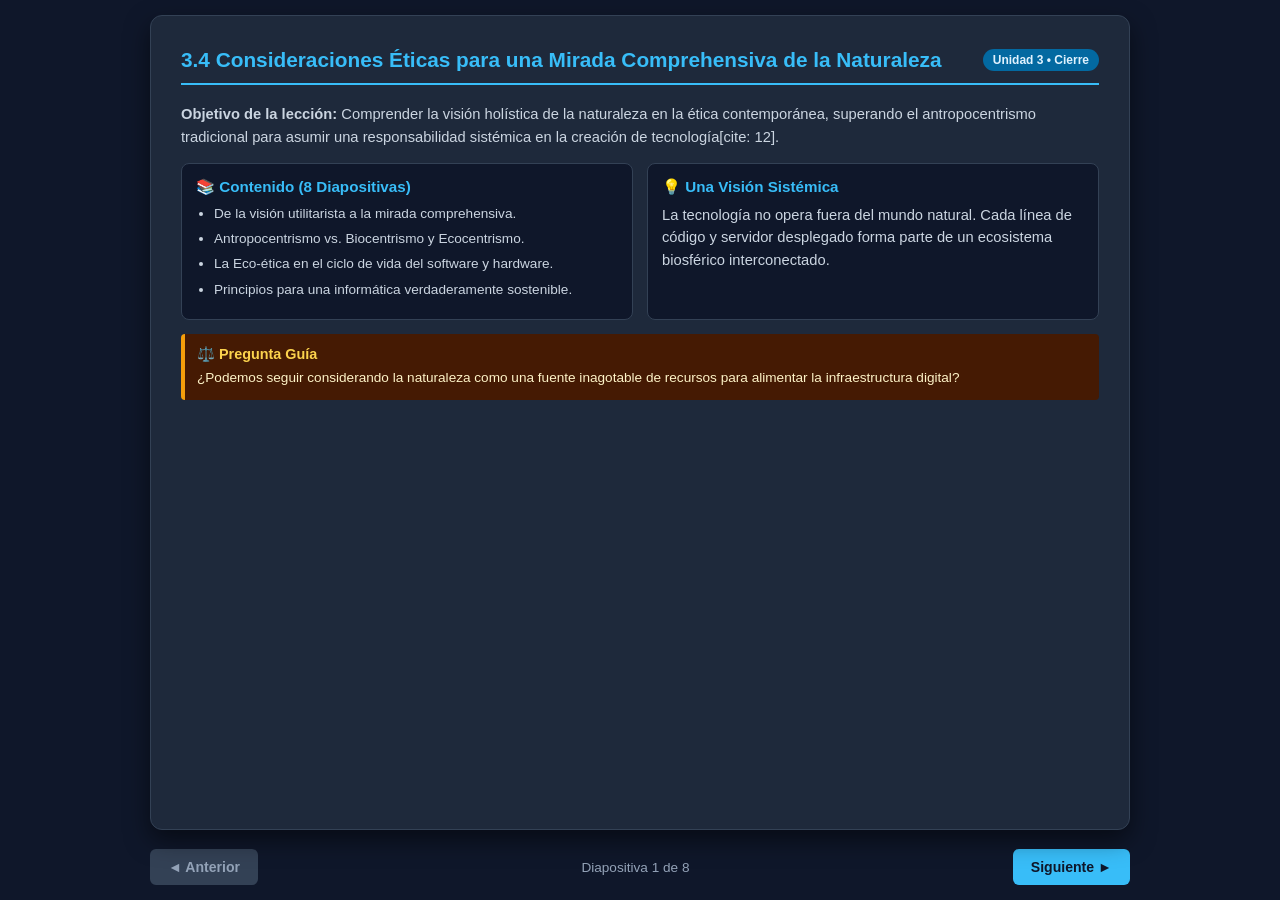
<file: U3/T4/index.html>
<!DOCTYPE html>
<html lang="es">

<head>
    <meta charset="UTF-8">
    <meta name="viewport" content="width=device-width, initial-scale=1.0">
    <title>3.4 Consideraciones éticas para una mirada comprehensiva de la naturaleza</title>
    <link rel="stylesheet" href="../../CSS/style.css">
    </link>
</head>

<body>

    <div class="presentation-container">

        <!-- DIAPOSITIVA 1 -->
        <div class="slide active">
            <div class="slide-header">
                <h1>3.4 Consideraciones Éticas para una Mirada Comprehensiva de la Naturaleza</h1>
                <span class="tag">Unidad 3 • Cierre</span>
            </div>
            <p><strong>Objetivo de la lección:</strong> Comprender la visión holística de la naturaleza en la ética
                contemporánea, superando el antropocentrismo tradicional para asumir una responsabilidad sistémica en la
                creación de tecnología[cite: 12].</p>

            <div class="grid-2">
                <div class="card">
                    <h3>📚 Contenido (8 Diapositivas)</h3>
                    <ul>
                        <li>De la visión utilitarista a la mirada comprehensiva.</li>
                        <li>Antropocentrismo vs. Biocentrismo y Ecocentrismo.</li>
                        <li>La Eco-ética en el ciclo de vida del software y hardware.</li>
                        <li>Principios para una informática verdaderamente sostenible.</li>
                    </ul>
                </div>
                <div class="card">
                    <h3>💡 Una Visión Sistémica</h3>
                    <p>La tecnología no opera fuera del mundo natural. Cada línea de código y servidor desplegado forma
                        parte de un ecosistema biosférico interconectado.</p>
                </div>
            </div>

            <div class="box-ethics">
                <h4>⚖️ Pregunta Guía</h4>
                <p>¿Podemos seguir considerando la naturaleza como una fuente inagotable de recursos para alimentar la
                    infraestructura digital?</p>
            </div>
        </div>

        <!-- DIAPOSITIVA 2 -->
        <div class="slide">
            <div class="slide-header">
                <h1>Hacia una Mirada Comprehensiva de la Naturaleza</h1>
                <span class="tag">Cambio de Paradigma</span>
            </div>
            <p>Una mirada comprehensiva no ve a la naturaleza como un objeto inerte de explotación, sino como una red
                compleja de vida con valor intrínseco[cite: 12].</p>

            <div class="diagram-flow">
                <div class="step-box">Paradigma Fragmentado<br><small>(Naturaleza como Recurso Explotable)</small></div>
                <div class="arrow">➔</div>
                <div class="step-box">Toma de Conciencia<br><small>(Límites Planetarios y Crisis)</small></div>
                <div class="arrow">➔</div>
                <div class="step-box">Mirada Comprehensiva<br><small>(Interdependencia y Respeto)</small></div>
            </div>

            <div class="grid-2">
                <div class="card">
                    <h3>⚠️ El Riesgo del Reduccionismo</h3>
                    <p>Tratar los problemas ambientales como fallas puramente "técnicas" ignora la complejidad de los
                        ciclos biológicos y climáticos planetarios.</p>
                </div>
                <div class="card">
                    <h3>🌿 Integración Holística</h3>
                    <p>Reconocer que el bienestar humano y tecnológico depende directamente de la salud y estabilidad de
                        los ecosistemas globales.</p>
                </div>
            </div>
        </div>

        <!-- DIAPOSITIVA 3 -->
        <div class="slide">
            <div class="slide-header">
                <h1>Antropocentrismo vs. Biocentrismo y Ecocentrismo</h1>
                <span class="tag">Modelos Éticos</span>
            </div>
            <p>La postura ética que adoptemos determina cómo diseñamos, consumimos y desechamos la tecnología[cite: 12].
            </p>

            <div class="grid-3">
                <div class="card">
                    <h3>🧍 Antropocentrismo</h3>
                    <p>El ser humano es el centro del universo. La naturaleza solo tiene valor instrumental en la medida
                        en que satisface necesidades humanas.</p>
                </div>
                <div class="card">
                    <h3>🌱 Biocentrismo</h3>
                    <p>Todo ser vivo tiene valor intrínseco y merece respeto moral, independientemente de su utilidad
                        para el ser humano.</p>
                </div>
                <div class="card">
                    <h3>🌍 Ecocentrismo</h3>
                    <p>El valor moral reside en los ecosistemas completos, especies y procesos naturales como un todo
                        interconectado.</p>
                </div>
            </div>

            <div class="box-ethics">
                <h4>⚖️ Aplicación en Informática</h4>
                <p>Una ingeniería de software ecocéntrica evalúa el impacto ambiental de sus arquitecturas como un
                    criterio de calidad primario y obligatorio.</p>
            </div>
        </div>

        <!-- DIAPOSITIVA 4 -->
        <div class="slide">
            <div class="slide-header">
                <h1>La Eco-Ética en la Informática y la Computación</h1>
                <span class="tag">Responsabilidad del Tecnólogo</span>
            </div>
            <p>La Eco-ética informática extiende la ética profesional para incluir los ecosistemas en las decisiones de
                diseño e ingeniería[cite: 12].</p>

            <div class="grid-2">
                <div class="card">
                    <h3>🖥️ En el Hardware</h3>
                    <ul>
                        <li>Fomentar el diseño modular y la reparabilidad (Derecho a Reparar).</li>
                        <li>Reducir el uso de minerales de conflicto y metales pesados contaminantes.</li>
                        <li>Políticas de reciclaje de basura electrónica (E-Waste).</li>
                    </ul>
                </div>
                <div class="card">
                    <h3>💾 En el Software</h3>
                    <ul>
                        <li>Desarrollar algoritmos eficientes en consumo de CPU/GPU.</li>
                        <li>Evitar la obsolescencia programada mediante actualizaciones ligeras.</li>
                        <li>Optimización de transferencias de datos en la nube.</li>
                    </ul>
                </div>
            </div>

            <div class="box-example">
                <h4>💡 Principio</h4>
                <p>El código más limpio y ético no es solo el que no tiene bugs de seguridad, sino el que consume la
                    menor cantidad de energía planetaria.</p>
            </div>
        </div>

        <!-- DIAPOSITIVA 5 -->
        <div class="slide">
            <div class="slide-header">
                <h1>Principios Éticos para una Computación Sostenible</h1>
                <span class="tag">Guía de Acción</span>
            </div>
            <p>Principios rectores para guiar el desarrollo informático desde una perspectiva respetuosa con la
                naturaleza[cite: 12].</p>

            <div class="grid-3">
                <div class="card">
                    <h3>1. Precaución</h3>
                    <p>Si una tecnología o algoritmo presenta riesgos desconocidos de daño ecológico masivo, debe
                        pausarse o reevaluarse.</p>
                </div>
                <div class="card">
                    <h3>2. Responsabilidad Extendida</h3>
                    <p>Los creadores de tecnología responden por el impacto de sus productos a lo largo de todo su ciclo
                        de vida.</p>
                </div>
                <div class="card">
                    <h3>3. Eficiencia Racional</h3>
                    <p>No malgastar recursos computacionales ni energéticos para tareas superficiales o no validadas.
                    </p>
                </div>
            </div>
        </div>

        <!-- DIAPOSITIVA 6 -->
        <div class="slide">
            <div class="slide-header">
                <h1>Casos Prácticos: Tecnologías con Enfoque Comprehensivo</h1>
                <span class="tag">Casos de Éxito</span>
            </div>
            <p>Ejemplos de cómo la computación apoya la preservación de la naturaleza[cite: 12].</p>

            <div class="grid-2">
                <div class="card">
                    <h3>🌲 Monitoreo Forestal con IA</h3>
                    <p>Procesamiento de audio ambiental con modelos ligeros para detectar tala ilegal y caza furtiva en
                        tiempo real.</p>
                </div>
                <div class="card">
                    <h3>☀️ Algoritmos para Energías Limpias</h3>
                    <p>Optimización mediante software para la distribución inteligente en redes eléctricas de energía
                        solar y eólica.</p>
                </div>
            </div>

            <div class="box-example">
                <h4>💡 Lección</h4>
                <p>La tecnología orientada con principios ecocéntricos se convierte en una aliada directa de la
                    conservación biosférica.</p>
            </div>
        </div>

        <!-- DIAPOSITIVA 7 -->
        <div class="slide">
            <div class="slide-header">
                <h1>Taller Rápido: Reflexión Ético-Ambiental</h1>
                <span class="tag">Actividad de Clase</span>
            </div>
            <p><strong>Dinámica Individual (15 minutos):</strong> Analizar un proyecto personal o académico reciente
                desde una mirada comprehensiva de la naturaleza[cite: 12].</p>

            <div class="grid-3">
                <div class="card">
                    <h3>1. Consumo</h3>
                    <p>¿Qué cantidad de recursos energéticos o infraestructura requiere tu proyecto?</p>
                </div>
                <div class="card">
                    <h3>2. Durabilidad</h3>
                    <p>¿Está pensado para ser mantenible a largo plazo sin generar obsolescencia rápida?</p>
                </div>
                <div class="card">
                    <h3>3. Aporte</h3>
                    <p>¿De qué manera podría rediseñarse para tener un impacto positivo o neutro en el entorno?</p>
                </div>
            </div>
        </div>

        <!-- DIAPOSITIVA 8 -->
        <div class="slide">
            <div class="slide-header">
                <h1>Conclusiones de la Unidad 3</h1>
                <span class="tag">Cierre de Unidad</span>
            </div>
            <p><strong>Síntesis:</strong> Una mirada comprehensiva de la naturaleza nos recuerda que el ejercicio de la
                computación debe responder tanto a las necesidades humanas como al respeto de la vida y el planeta[cite:
                12]. Con esto concluimos exitosamente la **Unidad 3**.</p>

            <div class="grid-2">
                <div class="card">
                    <h3>📝 Compromiso Ético</h3>
                    <p>Incorporar la sostenibilidad ambiental y la mirada holística como un pilar fundamental en tu
                        futuro ejercicio profesional.</p>
                </div>
                <div class="card">
                    <h3>📌 Próxima Unidad (Unidad 4)</h3>
                    <p><strong>Aplicaciones prácticas del conocimiento disciplinar:</strong> Proyectos integradores y
                        ejercicio profesional aplicado.</p>
                </div>
            </div>
        </div>

    </div>

    <!-- NAVEGACIÓN INFERIOR -->
    <div class="controls">
        <button class="btn" id="prevBtn" onclick="changeSlide(-1)" disabled>◄ Anterior</button>
        <span class="slide-counter" id="counter">Diapositiva 1 de 8</span>
        <button class="btn" id="nextBtn" onclick="changeSlide(1)">Siguiente ►</button>
    </div>

    <script src="../../JS/script.js"></script>
</body>

</html>
</file>
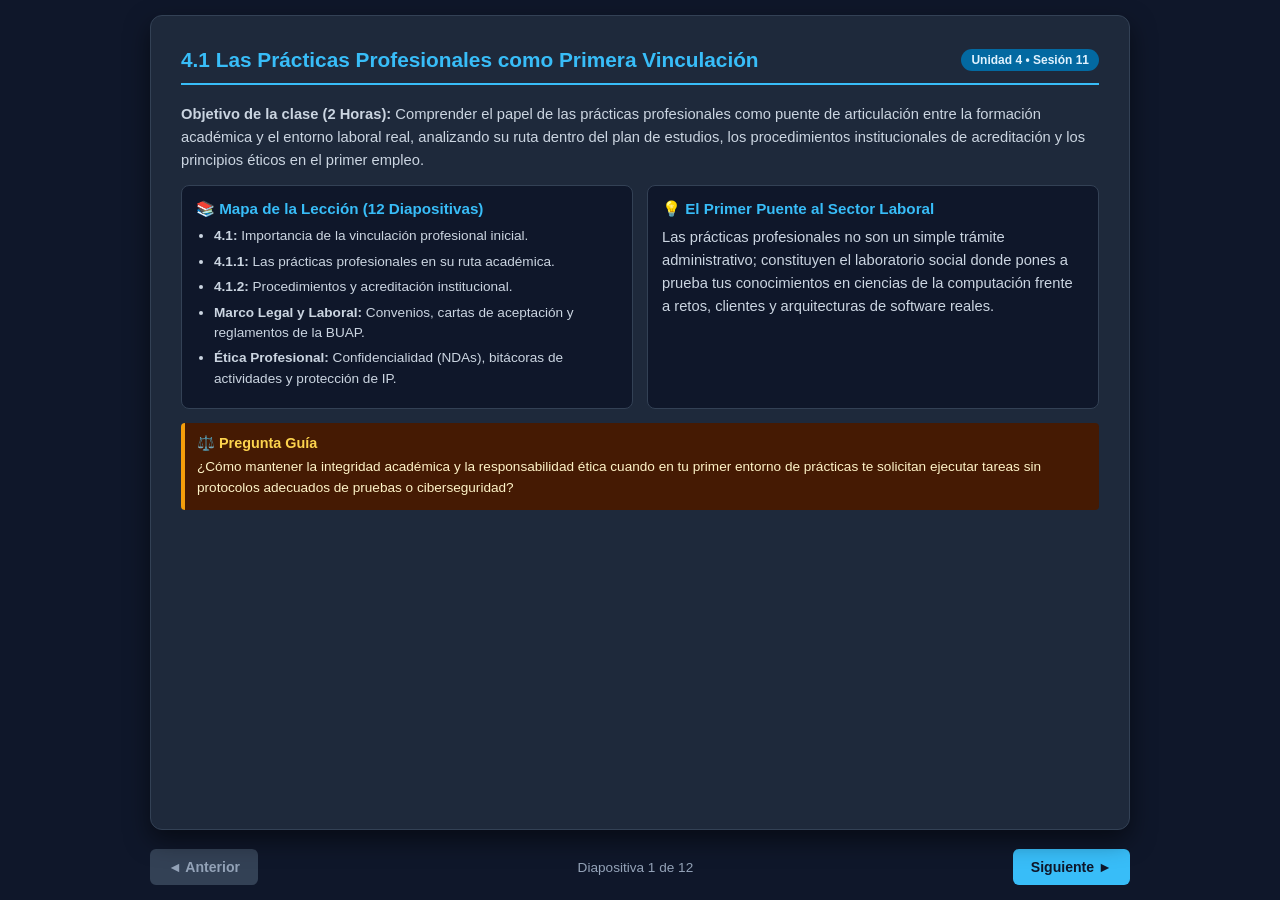
<file: U4/T1/index.html>
<!DOCTYPE html>
<html lang="es">

<head>
    <meta charset="UTF-8">
    <meta name="viewport" content="width=device-width, initial-scale=1.0">
    <title>4.1 Las prácticas profesionales como primera vinculación con el sector disciplinar</title>
    <link rel="stylesheet" href="../../CSS/style.css">
    </link>
</head>

<body>

    <div class="presentation-container">

        <!-- DIAPOSITIVA 1 -->
        <div class="slide active">
            <div class="slide-header">
                <h1>4.1 Las Prácticas Profesionales como Primera Vinculación</h1>
                <span class="tag">Unidad 4 • Sesión 11</span>
            </div>
            <p><strong>Objetivo de la clase (2 Horas):</strong> Comprender el papel de las prácticas profesionales como
                puente de articulación entre la formación académica y el entorno laboral real, analizando su ruta dentro
                del plan de estudios, los procedimientos institucionales de acreditación y los principios éticos en el
                primer empleo.</p>

            <div class="grid-2">
                <div class="card">
                    <h3>📚 Mapa de la Lección (12 Diapositivas)</h3>
                    <ul>
                        <li><strong>4.1:</strong> Importancia de la vinculación profesional inicial.</li>
                        <li><strong>4.1.1:</strong> Las prácticas profesionales en su ruta académica.</li>
                        <li><strong>4.1.2:</strong> Procedimientos y acreditación institucional.</li>
                        <li><strong>Marco Legal y Laboral:</strong> Convenios, cartas de aceptación y reglamentos de la
                            BUAP.</li>
                        <li><strong>Ética Profesional:</strong> Confidencialidad (NDAs), bitácoras de actividades y
                            protección de IP.</li>
                    </ul>
                </div>
                <div class="card">
                    <h3>💡 El Primer Puente al Sector Laboral</h3>
                    <p>Las prácticas profesionales no son un simple trámite administrativo; constituyen el laboratorio
                        social donde pones a prueba tus conocimientos en ciencias de la computación frente a retos,
                        clientes y arquitecturas de software reales.</p>
                </div>
            </div>

            <div class="box-ethics">
                <h4>⚖️ Pregunta Guía</h4>
                <p>¿Cómo mantener la integridad académica y la responsabilidad ética cuando en tu primer entorno de
                    prácticas te solicitan ejecutar tareas sin protocolos adecuados de pruebas o ciberseguridad?</p>
            </div>
        </div>

        <!-- DIAPOSITIVA 2 -->
        <div class="slide">
            <div class="slide-header">
                <h1>4.1 La Vinculación Universidad - Sector Productivo</h1>
                <span class="tag">Modelo de Vinculación</span>
            </div>
            <p>La relación entre la universidad y el sector disciplinar crea un ciclo continuo de retroalimentación y
                transferencia tecnológica.</p>

            <div class="diagram-flow">
                <div class="step-box">Universidad / BUAP<br><small>(Formación Teórico-Práctica)</small></div>
                <div class="arrow">➔</div>
                <div class="step-box">Prácticas Profesionales<br><small>(Inmersión del Estudiante)</small></div>
                <div class="arrow">➔</div>
                <div class="step-box">Sector Disciplinar / Industria<br><small>(Empresas / Centro de
                        Investigación)</small></div>
                <div class="arrow">➔</div>
                <div class="step-box">Retroalimentación Curricular<br><small>(Actualización de Planes)</small></div>
            </div>

            <div class="grid-2">
                <div class="card">
                    <h3>🎯 Beneficios para el Estudiante</h3>
                    <ul>
                        <li>Desarrollo de habilidades blandas y trabajo en equipo.</li>
                        <li>Conocimiento de herramientas y metodologías ágiles del mercado.</li>
                        <li>Construcción de una red inicial de contactos profesionales (Networking).</li>
                    </ul>
                </div>
                <div class="card">
                    <h3>🏢 Beneficios para la Empresa/Institución</h3>
                    <ul>
                        <li>Inyección de talento joven con formación actualizada.</li>
                        <li>Identificación de candidatos para contratación permanente.</li>
                        <li>Colaboración en proyectos de innovación y desarrollo tecnológico.</li>
                    </ul>
                </div>
            </div>
        </div>

        <!-- DIAPOSITIVA 3 -->
        <div class="slide">
            <div class="slide-header">
                <h1>4.1.1 Las Prácticas Profesionales en la Ruta Académica (I)</h1>
                <span class="tag">Ubicación Curricular</span>
            </div>
            <p>Las prácticas profesionales están estratégicamente ubicadas en las etapas avanzadas del mapa curricular
                académico[cite: 13].</p>

            <div class="grid-3">
                <div class="card">
                    <h3>1. Requisitos de Créditos</h3>
                    <p>Por lo general se requiere haber acreditado al menos el 70% u 80% de los créditos del plan de
                        estudios para garantizar la base conceptual indispensable.</p>
                </div>
                <div class="card">
                    <h3>2. Asignaturas Previas Clave</h3>
                    <p>Materias troncales aprobadas: Ingeniería de Software, Bases de Datos, Redes, Ciberseguridad y
                        Programación Avanzada.</p>
                </div>
                <div class="card">
                    <h3>3. Temporalidad y Carga Horaria</h3>
                    <p>Cumplimiento de un número mínimo de horas estipuladas (ej. 240 a 480 horas) supervisadas por un
                        asesor académico y un asesor externo.</p>
                </div>
            </div>

            <div class="box-example">
                <h4>💡 El Valor de la Preparación Previa</h4>
                <p>Las prácticas resultan exitosas cuando el alumno no solo sabe escribir código, sino cuando comprende
                    control de versiones (Git), pruebas unitarias y documentación técnica.</p>
            </div>
        </div>

        <!-- DIAPOSITIVA 4 -->
        <div class="slide">
            <div class="slide-header">
                <h1>4.1.1 Modalidades de Prácticas Profesionales (II)</h1>
                <span class="tag">Opciones de Vinculación</span>
            </div>
            <p>Existen distintas modalidades donde el estudiante de computación puede realizar su vinculación
                disciplinar[cite: 13].</p>

            <div class="grid-3">
                <div class="card">
                    <h3>🏢 Sector Privado / Industria</h3>
                    <p>Empresas de desarrollo de software, consultoras, startups tecnológicas, bancos o corporativos
                        multinacionales.</p>
                </div>
                <div class="card">
                    <h3>🏛️ Sector Público / Gobierno</h3>
                    <p>Dependencias gubernamentales, proyectos de digitalización de trámites, ciberseguridad estatal y
                        ciudades inteligentes.</p>
                </div>
                <div class="card">
                    <h3>🔬 Centros de Investigación</h3>
                    <p>Laboratorios universitarios (ej. laboratorios de la FCC-BUAP, CINVESTAV, CONAHCYT) participando
                        en proyectos científicos de frontera.</p>
                </div>
            </div>

            <div class="box-ethics">
                <h4>⚠️ Elección Consciente del Perfil</h4>
                <p>Seleccionar la modalidad de prácticas que coincida con tus intereses de especialización a futuro (ej.
                    si buscas dedicarte a ciberseguridad, buscar un SOC o equipo de respuesta a incidentes).</p>
            </div>
        </div>

        <!-- DIAPOSITIVA 5 -->
        <div class="slide">
            <div class="slide-header">
                <h1>4.1.2 Procedimiento Institucional de Prácticas (I)</h1>
                <span class="tag">Fases de la Gestión</span>
            </div>
            <p>El proceso administrativo consta de pasos formales para asegurar la validez oficial del periodo de
                prácticas[cite: 13].</p>

            <div class="diagram-flow">
                <div class="step-box">1. Registro y Solicitud<br><small>(Sistema de Prácticas)</small></div>
                <div class="arrow">➔</div>
                <div class="step-box">2. Carta de Aceptación<br><small>(Emitida por la Empresa)</small></div>
                <div class="arrow">➔</div>
                <div class="step-box">3. Plan de Trabajo<br><small>(Aprobado por Asesores)</small></div>
                <div class="arrow">➔</div>
                <div class="step-box">4. Registro de Horas</div>
            </div>

            <div class="grid-2">
                <div class="card">
                    <h3>📜 Documentación Oficial Necesaria</h3>
                    <ul>
                        <li>Carta de Presentación emitida por la facultad.</li>
                        <li>Carta de Aceptación membretada de la unidad receptora.</li>
                        <li>Plan de Trabajo detallado con cronograma de actividades y entregables.</li>
                    </ul>
                </div>
                <div class="card">
                    <h3>👥 La Figura de los Dos Asesores</h3>
                    <ul>
                        <li><strong>Asesor Académico:</strong> Profesor de la facultad que supervisa el cumplimiento
                            conceptual y metodológico.</li>
                        <li><strong>Asesor Externo / Técnico:</strong> Jefe directo en la empresa que evalúa el
                            desempeño técnico cotidiano.</li>
                    </ul>
                </div>
            </div>
        </div>

        <!-- DIAPOSITIVA 6 -->
        <div class="slide">
            <div class="slide-header">
                <h1>4.1.2 Acreditación y Evaluación de Prácticas (II)</h1>
                <span class="tag">Criterios de Aprobación</span>
            </div>
            <p>Para obtener la acreditación curricular, el estudiante debe cumplir con entregables de evaluación
                integradora[cite: 13].</p>

            <div class="grid-3">
                <div class="card">
                    <h3>1. Bitácoras y Reportes Periódicos</h3>
                    <p>Registro semanal o mensual de actividades realizadas, horas acumuladas y aprendizajes alcanzados
                        firmados por el asesor externo.</p>
                </div>
                <div class="card">
                    <h3>2. Reporte Final Integrador</h3>
                    <p>Documento técnico estructurado que describe el problema atendido, la solución de
                        software/infraestructura desarrollada y los resultados obtenidos.</p>
                </div>
                <div class="card">
                    <h3>3. Evaluación de Desempeño</h3>
                    <p>Formulario de evaluación donde la empresa califica puntualidad, capacidad técnica, trabajo en
                        equipo y ética profesional del practicante.</p>
                </div>
            </div>

            <div class="box-example">
                <h4>💡 Recomendación para el Reporte Final</h4>
                <p>Escribir el reporte final utilizando el rigor técnico revisado en la Unidad 1 (introducción,
                    justificación, metodología, pruebas y conclusiones).</p>
            </div>
        </div>

        <!-- DIAPOSITIVA 7 -->
        <div class="slide">
            <div class="slide-header">
                <h1>Aspectos Legales y Derechos del Practicante</h1>
                <span class="tag">Marco Laboral y Normativo</span>
            </div>
            <p>Es indispensable conocer los límites legales y los derechos que protegen al estudiante durante sus
                prácticas.</p>

            <div class="grid-2">
                <div class="card">
                    <h3>🛡️ Protección e Inocuidad Laboral</h3>
                    <ul>
                        <li><strong>Seguro Facultativo / Medico:</strong> Cobertura médica universitaria activa durante
                            todo el periodo de estancia.</li>
                        <li><strong>Límites Horarios:</strong> Las prácticas no deben interferir con el horario de
                            clases ni exceder las jornadas máximas estipuladas.</li>
                        <li><strong>Ambiente Libre de Acoso:</strong> El practicante tiene derecho a un entorno de
                            trabajo seguro, respetuoso y profesional.</li>
                    </ul>
                </div>
                <div class="card">
                    <h3>💰 Estipendio o Beca de Apoyo</h3>
                    <p>Aunque algunas prácticas son de carácter formativo, muchas empresas de tecnología otorgan apoyos
                        económicos (becas de becario) para transporte y manutención.</p>
                </div>
            </div>

            <div class="box-ethics">
                <h4>⚠️ Prevención de la Explotación Laboral</h4>
                <p>Las prácticas profesionales tienen un fin <strong>educativo</strong>. No debe sustituirse a un
                    empleado de tiempo completo ni exigir responsabilidades desproporcionadas a un estudiante en
                    formación.</p>
            </div>
        </div>

        <!-- DIAPOSITIVA 8 -->
        <div class="slide">
            <div class="slide-header">
                <h1>Ética Profesional y Confidencialidad en las Prácticas</h1>
                <span class="tag">Acuerdos NDA y Propiedad Intelectual</span>
            </div>
            <p>El manejo responsable del código fuente y los datos empresariales es una prueba de fuego para la ética
                profesional.</p>

            <div class="grid-2">
                <div class="card">
                    <h3>🔒 Acuerdos de Confidencialidad (NDA)</h3>
                    <ul>
                        <li>Prohibición estricta de filtrar código fuente, credenciales de acceso o datos de clientes de
                            la empresa.</li>
                        <li>No subir fragmentos de código sensible a repositorios públicos de GitHub o herramientas de
                            IA de terceros sin autorización.</li>
                    </ul>
                </div>
                <div class="card">
                    <h3>📜 Propiedad Intelectual de los Desarrollos</h3>
                    <p>Por norma general en contratos de prácticas, el software y los sistemas desarrollados durante la
                        estancia pertenecen a la unidad receptora que financia el proyecto.</p>
                </div>
            </div>

            <div class="box-ethics">
                <h4>⚖️ Compromiso Ético</h4>
                <p>Respetar la confidencialidad no te impide documentar metodológicamente las tecnologías aprendidas
                    para tu portafolio profesional personal.</p>
            </div>
        </div>

        <!-- DIAPOSITIVA 9 -->
        <div class="slide">
            <div class="slide-header">
                <h1>Soft Skills indispensables en el Primer Empleo</h1>
                <span class="tag">Competencias de Integración</span>
            </div>
            <p>Las habilidades blandas marcan la diferencia entre un practicante promedio y uno altamente valorado para
                contratación.</p>

            <div class="grid-3">
                <div class="card">
                    <h3>1. Comunicación Asíncrona</h3>
                    <p>Uso profesional de herramientas como Slack, Teams o Jira, redactando mensajes claros,
                        estructurados y con contexto.</p>
                </div>
                <div class="card">
                    <h3>2. Proactividad y Autonomía</h3>
                    <p>Buscar soluciones e investigar antes de preguntar, pero saber pedir ayuda a tiempo cuando se
                        encuentra un bloqueo técnico.</p>
                </div>
                <div class="card">
                    <h3>3. Adaptabilidad a Código Legado</h3>
                    <p>Aprender a leer, entender y refactorizar código existente escrito por otros programadores sin
                        juzgar destructivamente.</p>
                </div>
            </div>

            <div class="box-example">
                <h4>💡 Consejo para el Primer Día</h4>
                <p>Configura tu entorno de desarrollo, lee la documentación del proyecto y comprende la arquitectura
                    general antes de empezar a picar código.</p>
            </div>
        </div>

        <!-- DIAPOSITIVA 10 -->
        <div class="slide">
            <div class="slide-header">
                <h1>De Practicante a Empleado de Tiempo Completo</h1>
                <span class="tag">Estrategia de Empleabilidad</span>
            </div>
            <p>Cómo convertir el periodo de prácticas en la primera oportunidad de trabajo formal permanente.</p>

            <div class="grid-2">
                <div class="card">
                    <h3>📈 Estrategias de Destaque Profesional</h3>
                    <ul>
                        <li>Entregar tareas dentro de los plazos acordados demostrando consistencia.</li>
                        <li>Aportar sugerencias de optimización o seguridad respetuosas en las reuniones de equipo.</li>
                        <li>Demostrar apertura para recibir retroalimentación y corregir errores técnicos.</li>
                    </ul>
                </div>
                <div class="card">
                    <h3>💼 Conversación de Transición</h3>
                    <p>Hacia el final de la estancia, solicitar una reunión de retroalimentación con el asesor externo
                        para expresar el interés de continuar en la organización como profesional graduado.</p>
                </div>
            </div>

            <div class="box-example">
                <h4>💡 Estadística de Industria</h4>
                <p>Más del 60% de los estudiantes de carreras tecnológicas reciben una oferta de contratación formal
                    antes de concluir su periodo de prácticas profesionales.</p>
            </div>
        </div>

        <!-- DIAPOSITIVA 11 -->
        <div class="slide">
            <div class="slide-header">
                <h1>Taller Práctico: Simulación de Registro y Plan de Trabajo</h1>
                <span class="tag">Actividad de Clase</span>
            </div>
            <p><strong>Dinámica Individual / Parejas (20 minutos):</strong> Elaborar un borrador rápido de Plan de
                Trabajo para sus futuras Prácticas Profesionales[cite: 13].</p>

            <div class="grid-3">
                <div class="card">
                    <h3>Paso 1: Perfil Objetivo</h3>
                    <p>Definir el área deseada (ej. Backend Developer, Analista de Ciberseguridad, QA Engineer).</p>
                </div>
                <div class="card">
                    <h3>Paso 2: Plan de Actividades</h3>
                    <p>Desglosar 3 proyectos o tareas principales que les gustaría ejecutar durante las 480 horas.</p>
                </div>
                <div class="card">
                    <h3>Paso 3: Entregable y Métricas</h3>
                    <p>¿Qué producto de software o reporte entregarán para acreditar la materia?</p>
                </div>
            </div>

            <div class="box-ethics">
                <h4>📝 Formato de Bitácora</h4>
                <p>Guardar este borrador como guía inicial para su trámite institucional real de prácticas.</p>
            </div>
        </div>

        <!-- DIAPOSITIVA 12 -->
        <div class="slide">
            <div class="slide-header">
                <h1>Conclusiones y Cierre del Tema 4.1</h1>
                <span class="tag">Síntesis General</span>
            </div>
            <p><strong>Síntesis del Tema:</strong> Las prácticas profesionales representan el primer peldaño en el
                ejercicio disciplinar real[cite: 13]. Cumplir con los procedimientos formales, mantener un nivel técnico
                sólido y guiarse por códigos éticos garantiza una transición exitosa de la universidad a la industria.
            </p>

            <div class="grid-2">
                <div class="card">
                    <h3>📝 Tarea Práctica para Casa</h3>
                    <p>Investigar en la página oficial de la facultad o coordinación los requisitos específicos y el
                        calendario de trámites para el registro de Prácticas Profesionales.</p>
                </div>
                <div class="card">
                    <h3>📌 Próximo Tema (Tema 4.2)</h3>
                    <p><strong>El trabajo interdisciplinario y de retribución social:</strong>[cite: 13]</p>
                    <ul>
                        <li>Investigación y posgrados.</li>
                        <li>Docencia y transmisión del conocimiento.</li>
                    </ul>
                </div>
            </div>

            <div class="box-example">
                <h4>💬 Pregunta de Cierre</h4>
                <p>¿En qué tipo de empresa o institución sueñan con realizar sus Prácticas Profesionales?</p>
            </div>
        </div>

    </div>

    <!-- NAVEGACIÓN INFERIOR -->
    <div class="controls">
        <button class="btn" id="prevBtn" onclick="changeSlide(-1)" disabled>◄ Anterior</button>
        <span class="slide-counter" id="counter">Diapositiva 1 de 12</span>
        <button class="btn" id="nextBtn" onclick="changeSlide(1)">Siguiente ►</button>
    </div>

    <script src="../../JS/script.js"></script>
</body>

</html>
</file>
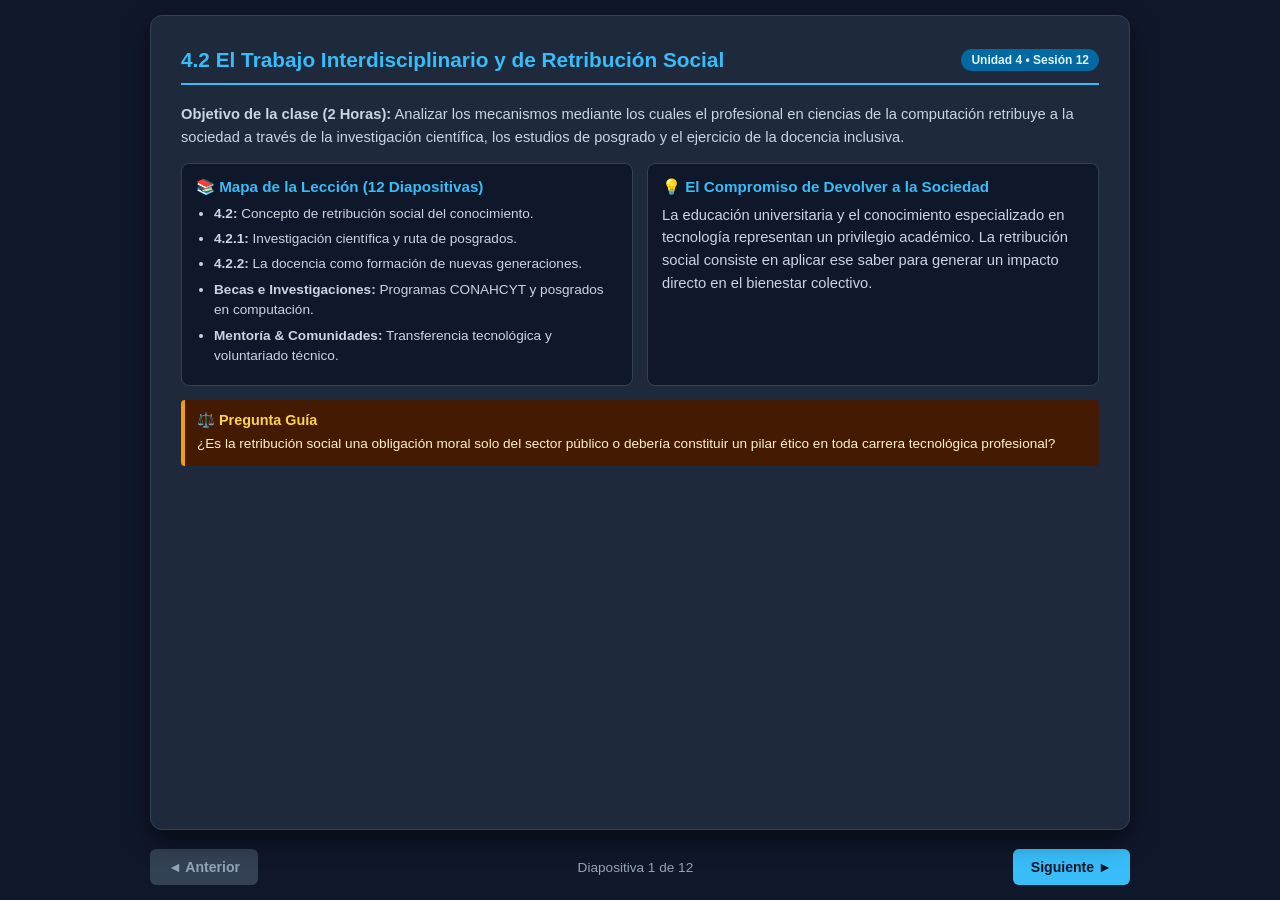
<file: U4/T2/index.html>
<!DOCTYPE html>
<html lang="es">

<head>
    <meta charset="UTF-8">
    <meta name="viewport" content="width=device-width, initial-scale=1.0">
    <title>4.2 El trabajo interdisciplinario y de retribución social</title>
    <link rel="stylesheet" href="../../CSS/style.css">
    </link>
</head>

<body>

    <div class="presentation-container">

        <!-- DIAPOSITIVA 1 -->
        <div class="slide active">
            <div class="slide-header">
                <h1>4.2 El Trabajo Interdisciplinario y de Retribución Social</h1>
                <span class="tag">Unidad 4 • Sesión 12</span>
            </div>
            <p><strong>Objetivo de la clase (2 Horas):</strong> Analizar los mecanismos mediante los cuales el
                profesional en ciencias de la computación retribuye a la sociedad a través de la investigación
                científica, los estudios de posgrado y el ejercicio de la docencia inclusiva.</p>

            <div class="grid-2">
                <div class="card">
                    <h3>📚 Mapa de la Lección (12 Diapositivas)</h3>
                    <ul>
                        <li><strong>4.2:</strong> Concepto de retribución social del conocimiento.</li>
                        <li><strong>4.2.1:</strong> Investigación científica y ruta de posgrados.</li>
                        <li><strong>4.2.2:</strong> La docencia como formación de nuevas generaciones.</li>
                        <li><strong>Becas e Investigaciones:</strong> Programas CONAHCYT y posgrados en computación.
                        </li>
                        <li><strong>Mentoría & Comunidades:</strong> Transferencia tecnológica y voluntariado técnico.
                        </li>
                    </ul>
                </div>
                <div class="card">
                    <h3>💡 El Compromiso de Devolver a la Sociedad</h3>
                    <p>La educación universitaria y el conocimiento especializado en tecnología representan un
                        privilegio académico. La retribución social consiste en aplicar ese saber para generar un
                        impacto directo en el bienestar colectivo.</p>
                </div>
            </div>

            <div class="box-ethics">
                <h4>⚖️ Pregunta Guía</h4>
                <p>¿Es la retribución social una obligación moral solo del sector público o debería constituir un pilar
                    ético en toda carrera tecnológica profesional?</p>
            </div>
        </div>

        <!-- DIAPOSITIVA 2 -->
        <div class="slide">
            <div class="slide-header">
                <h1>4.2 Concepto de Retribución Social en Computación (I)</h1>
                <span class="tag">Principios y Fundamentos</span>
            </div>
            <p>La retribución social del conocimiento implica transformar los aprendizajes académicos en soluciones
                accesibles para la comunidad.</p>

            <div class="diagram-flow">
                <div class="step-box">Formación Académica<br><small>(Universidad Publica / BUAP)</small></div>
                <div class="arrow">➔</div>
                <div class="step-box">Desarrollo Profesional<br><small>(Industria / Investigación)</small></div>
                <div class="arrow">➔</div>
                <div class="step-box">Retribución Social<br><small>(Proyectos / Docencia / Ciencia)</small></div>
                <div class="arrow">➔</div>
                <div class="step-box">Bienestar Comunitario</div>
            </div>

            <div class="grid-2">
                <div class="card">
                    <h3>🏛️ El Compromiso Universitario</h3>
                    <p>Las universidades públicas se financian con recursos de la sociedad. Los egresados tienen la
                        responsabilidad ética de poner la tecnología al servicio de la resolución de problemas locales y
                        nacionales.</p>
                </div>
                <div class="card">
                    <h3>🌱 Formas de Retribución Tecnológica</h3>
                    <ul>
                        <li>Desarrollo de software de código abierto con impacto social.</li>
                        <li>Participación en proyectos de investigación aplicada a la salud o al medio ambiente.</li>
                        <li>Formación de nuevas generaciones mediante la docencia técnica[cite: 14].</li>
                    </ul>
                </div>
            </div>
        </div>

        <!-- DIAPOSITIVA 3 -->
        <div class="slide">
            <div class="slide-header">
                <h1>4.2.1 Investigación y Posgrados en Cómputo (I)</h1>
                <span class="tag">La Ruta Académica</span>
            </div>
            <p>La investigación científica en ciencias de la computación amplía las fronteras del saber y permite
                resolver retos tecnológicos complejos[cite: 14].</p>

            <div class="grid-3">
                <div class="card">
                    <h3>1. Maestrías (M.C. / M.I.)</h3>
                    <p>Profundización profesional o de investigación en áreas especializadas como Ciberseguridad,
                        Inteligencia Artificial, Redes o Ciencias de Datos.</p>
                </div>
                <div class="card">
                    <h3>2. Doctorados (Ph.D.)</h3>
                    <p>Formación para la generación de conocimiento científico original e inédito, liderando proyectos
                        de frontera a nivel internacional.</p>
                </div>
                <div class="card">
                    <h3>3. Estancias Postdoctorales</h3>
                    <p>Consolidación de líneas de investigación e integración en redes de científicos globales.</p>
                </div>
            </div>

            <div class="box-example">
                <h4>💡 Becas y Sistema Nacional de Posgrados (SNP)</h4>
                <p>En México, el CONAHCYT otorga becas de manutención a estudiantes dedicados a tiempo completo en
                    posgrados acreditados de calidad[cite: 14].</p>
            </div>
        </div>

        <!-- DIAPOSITIVA 4 -->
        <div class="slide">
            <div class="slide-header">
                <h1>4.2.1 Líneas de Investigación con Alto Impacto Social (II)</h1>
                <span class="tag">Fronteras del Saber</span>
            </div>
            <p>La investigación en computación responde directamente a las prioridades nacionales y globales de
                desarrollo[cite: 9, 14].</p>

            <div class="grid-2">
                <div class="card">
                    <h3>🔬 Bioinformática y Salud Computacional</h3>
                    <p>Modelado de datos genómicos, diagnóstico asistido por visión artificial y procesamiento de
                        imágenes médicas para clínicas públicas[cite: 3, 6].</p>
                </div>
                <div class="card">
                    <h3>🛡️ Ciberseguridad e Infraestructuras Críticas</h3>
                    <p>Investigación en protección de redes eléctricas, datos bancarios ciudadanos y protocolos de
                        comunicación cifrada post-cuántica.</p>
                </div>
            </div>

            <div class="grid-2">
                <div class="card">
                    <h3>🌿 Computación Verde y Clima</h3>
                    <p>Modelado del cambio climático, simulación de fuentes renovables de energía y optimización de
                        eficiencia en datacenters[cite: 9].</p>
                </div>
                <div class="card">
                    <h3>🧠 Inteligencia Artificial Explicable (XAI)</h3>
                    <p>Desarrollo de modelos transparentes que previenen sesgos algorítmicos en aplicaciones judiciales
                        y de contratación[cite: 11].</p>
                </div>
            </div>
        </div>

        <!-- DIAPOSITIVA 5 -->
        <div class="slide">
            <div class="slide-header">
                <h1>El Compromiso de Retribución Social en los Posgrados</h1>
                <span class="tag">Retribución Institucional</span>
            </div>
            <p>Hoy en día, las becas públicas de posgrado exigen actividades formales de retribución social como
                condición indispensable de su acreditación[cite: 14].</p>

            <div class="grid-2">
                <div class="card">
                    <h3>📋 Actividades de Retribución Válidas</h3>
                    <ul>
                        <li>Talleres de alfabetización digital para comunidades vulnerables.</li>
                        <li>Desarrollo de sistemas de información gratuitos para instituciones públicas o ONGs.</li>
                        <li>Divulgación científica en escuelas de educación básica y media superior[cite: 8].</li>
                        <li>Publicación de artículos en revistas de acceso abierto (*Open Access*)[cite: 8].</li>
                    </ul>
                </div>
                <div class="card">
                    <h3>⚠️ La Ciencia de Acceso Abierto</h3>
                    <p>Garantizar que los resultados de investigaciones financiadas con recursos públicos no queden
                        guardados tras muros de pago corporativos (*Paywalls*)[cite: 8].</p>
                </div>
            </div>

            <div class="box-ethics">
                <h4>⚖️ Reflexión Ética</h4>
                <p>La investigación financiada por el pueblo debe retornar al pueblo en forma de soluciones prácticas o
                    conocimiento de dominio público[cite: 8, 14].</p>
            </div>
        </div>

        <!-- DIAPOSITIVA 6 -->
        <div class="slide">
            <div class="slide-header">
                <h1>4.2.2 La Docencia en la Disciplina Informática (I)</h1>
                <span class="tag">Transmisión del Saber</span>
            </div>
            <p>La <strong>Docencia</strong> es una de las formas más nobles y directas de retribución social, formando a
                las mentes que construirán el futuro tecnológico[cite: 14].</p>

            <div class="grid-3">
                <div class="card">
                    <h3>🏫 Docencia Universitaria</h3>
                    <p>Formación de futuros ingenieros y científicos en facultades de cómputo, actualizando
                        constantemente los planes de estudio con las necesidades reales del entorno[cite: 5].</p>
                </div>
                <div class="card">
                    <h3>🏫 Educación Media Superior</h3>
                    <p>Impartición de lógica de programación, robótica y ciudadanía digital en bachilleratos y
                        preparatorias públicas.</p>
                </div>
                <div class="card">
                    <h3>👥 Capacitación Comunitaria</h3>
                    <p>Cursos de inclusión digital para adultos mayores, mujeres en STEM y sectores rurales marginados.
                    </p>
                </div>
            </div>

            <div class="box-example">
                <h4>💡 El Rol del Profesor Universitario</h4>
                <p>Un buen docente de computación no solo enseña la sintaxis de un lenguaje, sino que transmite el
                    pensamiento crítico, la metodología de resolución de problemas y la ética profesional[cite: 11].</p>
            </div>
        </div>

        <!-- DIAPOSITIVA 7 -->
        <div class="slide">
            <div class="slide-header">
                <h1>4.2.2 Competencias del Docente Tecnológico (II)</h1>
                <span class="tag">Pedagogía y Actualización</span>
            </div>
            <p>Enseñar computación requiere habilidades pedagógicas específicas ante la velocidad de cambio de la
                industria[cite: 5, 14].</p>

            <div class="grid-2">
                <div class="card">
                    <h3>🛠️ Competencias Indispensables</h3>
                    <ul>
                        <li><strong>Actualización Constante:</strong> Adaptación de temas curriculares ante tecnologías
                            emergentes (IA, Nube, Ciberseguridad)[cite: 5, 10].</li>
                        <li><strong>Aprendizaje Basado en Proyectos (ABP):</strong> Diseñar prácticas alineadas a
                            problemas reales de la sociedad[cite: 13].</li>
                        <li><strong>Fomento del Pensamiento Crítico:</strong> Enseñar a dudar de los datos y a evaluar
                            el impacto de cada algoritmo[cite: 5, 11].</li>
                    </ul>
                </div>
                <div class="card">
                    <h3>❤️ Empatía y Mentoría Inclusiva</h3>
                    <p>Acompañar a estudiantes con diversos ritmos de aprendizaje, cerrando la brecha de género en
                        carreras computacionales y creando aulas seguras e incluyentes.</p>
                </div>
            </div>
        </div>

        <!-- DIAPOSITIVA 8 -->
        <div class="slide">
            <div class="slide-header">
                <h1>Voluntariado Técnico y Comunidades Open Source</h1>
                <span class="tag">Retribución Profesional</span>
            </div>
            <p>No se necesita ser profesor de tiempo completo ni investigador graduado para ejercer la retribución
                social en tecnología[cite: 14].</p>

            <div class="grid-3">
                <div class="card">
                    <h3>💻 Contribución a Código Abierto</h3>
                    <p>Aportar soluciones, corrección de bugs y documentación a librerías abiertas que sostiene la
                        infraestructura de internet.</p>
                </div>
                <div class="card">
                    <h3>🤝 Mentoria en Hackathons Sociales</h3>
                    <p>Guiar a equipos de jóvenes desarrolladores en eventos enfocados en construir soluciones para
                        causas comunitarias[cite: 7].</p>
                </div>
                <div class="card">
                    <h3>🛡️ Auditorías de Seguridad Solidarias</h3>
                    <p>Realizar revisiones de ciberseguridad voluntarias para organizaciones sin fines de lucro y
                        defensores de derechos humanos.</p>
                </div>
            </div>

            <div class="box-ethics">
                <h4>⚖️ El Valor del Voluntariado Técnico</h4>
                <p>Tu conocimiento de software puede salvar la infraestructura de una ONG o facilitar el acceso a la
                    educación de cientos de niños.</p>
            </div>
        </div>

        <!-- DIAPOSITIVA 9 -->
        <div class="slide">
            <div class="slide-header">
                <h1>Propiedad Intelectual vs. Retribución Social</h1>
                <span class="tag">Dilema de Licenciamiento</span>
            </div>
            <p>Cómo balancear los intereses comerciales legítimos con el compromiso de retorno social de la
                tecnología[cite: 7, 14].</p>

            <div class="grid-2">
                <div class="card">
                    <h3>🔐 Licencias Comerciales Propietarias</h3>
                    <p>Proteger desarrollos para modelos de negocio privados corporativos. Genera riqueza económica,
                        pero limita el acceso a sectores sin capital.</p>
                </div>
                <div class="card">
                    <h3>🌐 Licencias Abiertas e Híbridas</h3>
                    <p>Adopción de licencias MIT, Apache 2.0 o Creative Commons que permiten la reutilización libre para
                        fines educativos, científicos y sociales[cite: 7, 8].</p>
                </div>
            </div>

            <div class="box-example">
                <h4>💡 El Modelo de Transferencia Tecnológica Social</h4>
                <p>Empresas universitarias (Spin-offs) que comercializan tecnología para sostenerse financieramente,
                    pero reservan versiones de uso libre para la salud pública o escuelas marginadas[cite: 7, 10].</p>
            </div>
        </div>

        <!-- DIAPOSITIVA 10 -->
        <div class="slide">
            <div class="slide-header">
                <h1>Casos de Éxito de Retribución Social Tecnológica</h1>
                <span class="tag">Estudios de Caso</span>
            </div>
            <p>Proyectos donde la investigación y la docencia se integraron para transformar vidas realísticamente[cite:
                14].</p>

            <div class="grid-3">
                <div class="card">
                    <h3>👁️ Software de Lectura Accesible</h3>
                    <p>Investigación universitaria que desarrolló lectores de pantalla de código abierto en lenguas
                        indígenas para comunidades rurales.</p>
                </div>
                <div class="card">
                    <h3>🌾 Alerta Agrícola Abierta</h3>
                    <p>Plataforma creada por posgraduados que notifica por SMS sobre heladas y sequías a pequeños
                        agricultores sin smartphones[cite: 9].</p>
                </div>
                <div class="card">
                    <h3>🎓 Cursos Abiertos Masivos (MOOCs)</h3>
                    <p>Docentes universitarios que publicaron cursos completos de programación gratuitos en YouTube y
                        plataformas abiertas[cite: 8].</p>
                </div>
            </div>
        </div>

        <!-- DIAPOSITIVA 11 -->
        <div class="slide">
            <div class="slide-header">
                <h1>Taller Práctico: Propuesta de Proyecto de Retribución Social</h1>
                <span class="tag">Actividad de Clase</span>
            </div>
            <p><strong>Dinámica en Equipos (20 minutos):</strong> Diseñar el esquema de una actividad o proyecto de
                retribución social realizable por estudiantes de licenciatura[cite: 14].</p>

            <div class="grid-3">
                <div class="card">
                    <h3>Paso 1: La Población Beneficiada</h3>
                    <p>Identificar una comunidad o grupo social (ej. niños de primaria, adultos mayores, pequeña
                        cooperativa local).</p>
                </div>
                <div class="card">
                    <h3>Paso 2: La Acción Tecnológica</h3>
                    <p>¿Será una intervención docente (taller), un proyecto de investigación o un software
                        abierto?[cite: 14]</p>
                </div>
                <div class="card">
                    <h3>Paso 3: El Impacto Medible</h3>
                    <p>¿Cómo verificarán que la retribución social fue efectiva y respetuosa?[cite: 10, 14]</p>
                </div>
            </div>

            <div class="box-ethics">
                <h4>📝 Presentación de Propuestas</h4>
                <p>Un vocero por grupo expondrá su proyecto de retribución en 90 segundos.</p>
            </div>
        </div>

        <!-- DIAPOSITIVA 12 -->
        <div class="slide">
            <div class="slide-header">
                <h1>Conclusiones y Cierre del Tema 4.2</h1>
                <span class="tag">Síntesis General</span>
            </div>
            <p><strong>Síntesis del Tema:</strong> La investigación, los posgrados y la docencia son pilares
                fundamentales para el avance del conocimiento y el servicio a la comunidad[cite: 14]. La retribución
                social otorga un propósito ético y humano al ejercicio de nuestra disciplina.</p>

            <div class="grid-2">
                <div class="card">
                    <h3>📝 Tarea Práctica para Casa</h3>
                    <p>Investigar la oferta de posgrados en ciencias de la computación o ciberseguridad de la facultad /
                        BUAP o del país y seleccionar una línea de investigación que te interese[cite: 14].</p>
                </div>
                <div class="card">
                    <h3>📌 Próximo Tema (Tema 4.3)</h3>
                    <p><strong>Casos de éxito, innovación y buenas prácticas:</strong></p>
                    <ul>
                        <li>Sector público de incidencia.</li>
                        <li>Sector privado de incidencia.</li>
                        <li>Reconocimientos nacionales e internacionales.</li>
                    </ul>
                </div>
            </div>

            <div class="box-example">
                <h4>💬 Pregunta de Cierre</h4>
                <p>¿Te ves en el futuro combinando el trabajo profesional en la industria con la docencia o la
                    investigación universitaria?[cite: 14]</p>
            </div>
        </div>

    </div>

    <!-- NAVEGACIÓN INFERIOR -->
    <div class="controls">
        <button class="btn" id="prevBtn" onclick="changeSlide(-1)" disabled>◄ Anterior</button>
        <span class="slide-counter" id="counter">Diapositiva 1 de 12</span>
        <button class="btn" id="nextBtn" onclick="changeSlide(1)">Siguiente ►</button>
    </div>

    <script src="../../JS/script.js"></script>
</body>

</html>
</file>
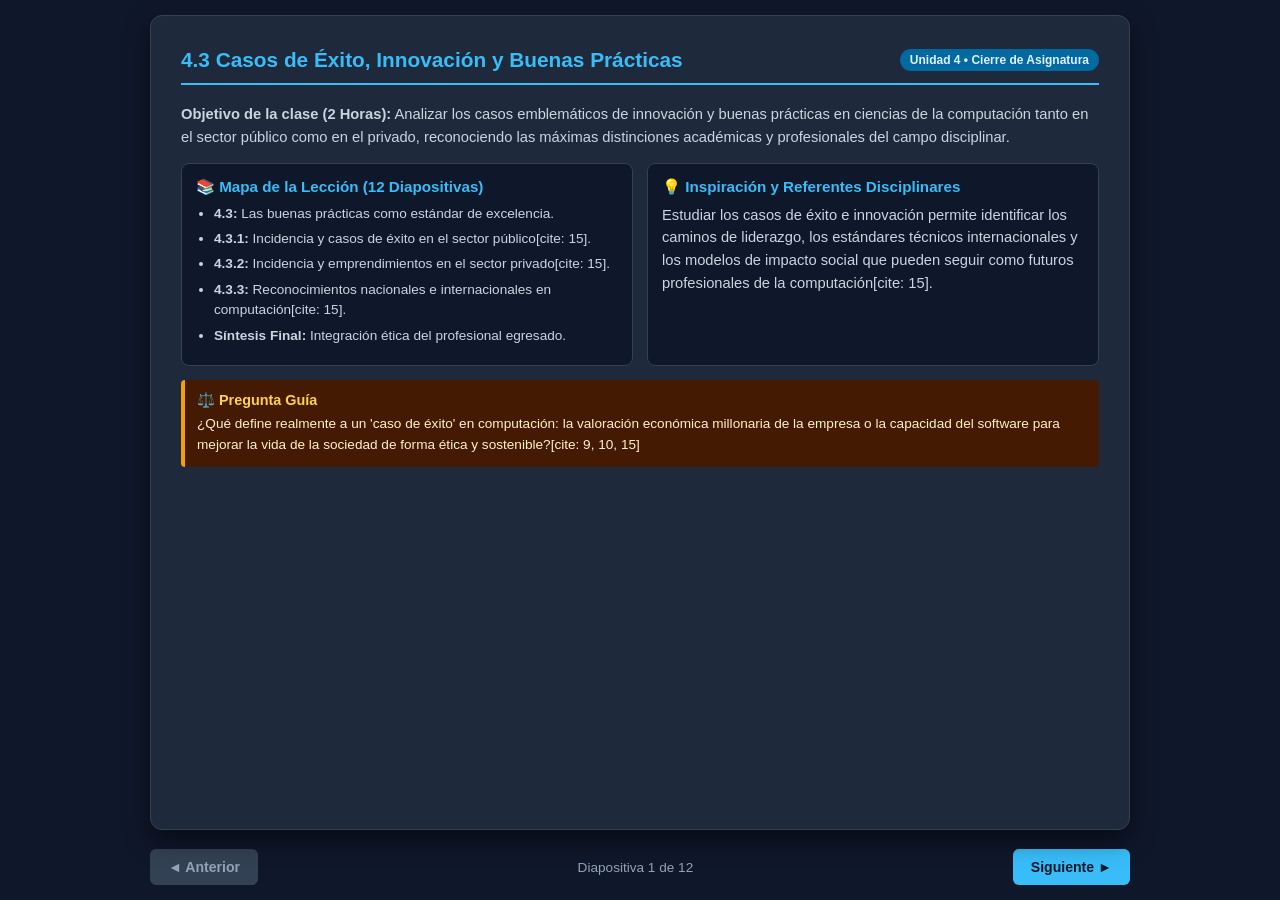
<file: U4/T3/index.html>
<!DOCTYPE html>
<html lang="es">

<head>
    <meta charset="UTF-8">
    <meta name="viewport" content="width=device-width, initial-scale=1.0">
    <title>4.3 Casos de éxito, innovación y buenas prácticas</title>
    <link rel="stylesheet" href="../../CSS/style.css">
    </link>
</head>

<body>

    <div class="presentation-container">

        <!-- DIAPOSITIVA 1 -->
        <div class="slide active">
            <div class="slide-header">
                <h1>4.3 Casos de Éxito, Innovación y Buenas Prácticas</h1>
                <span class="tag">Unidad 4 • Cierre de Asignatura</span>
            </div>
            <p><strong>Objetivo de la clase (2 Horas):</strong> Analizar los casos emblemáticos de innovación y buenas
                prácticas en ciencias de la computación tanto en el sector público como en el privado, reconociendo las
                máximas distinciones académicas y profesionales del campo disciplinar.</p>

            <div class="grid-2">
                <div class="card">
                    <h3>📚 Mapa de la Lección (12 Diapositivas)</h3>
                    <ul>
                        <li><strong>4.3:</strong> Las buenas prácticas como estándar de excelencia.</li>
                        <li><strong>4.3.1:</strong> Incidencia y casos de éxito en el sector público[cite: 15].</li>
                        <li><strong>4.3.2:</strong> Incidencia y emprendimientos en el sector privado[cite: 15].</li>
                        <li><strong>4.3.3:</strong> Reconocimientos nacionales e internacionales en computación[cite:
                            15].</li>
                        <li><strong>Síntesis Final:</strong> Integración ética del profesional egresado.</li>
                    </ul>
                </div>
                <div class="card">
                    <h3>💡 Inspiración y Referentes Disciplinares</h3>
                    <p>Estudiar los casos de éxito e innovación permite identificar los caminos de liderazgo, los
                        estándares técnicos internacionales y los modelos de impacto social que pueden seguir como
                        futuros profesionales de la computación[cite: 15].</p>
                </div>
            </div>

            <div class="box-ethics">
                <h4>⚖️ Pregunta Guía</h4>
                <p>¿Qué define realmente a un 'caso de éxito' en computación: la valoración económica millonaria de la
                    empresa o la capacidad del software para mejorar la vida de la sociedad de forma ética y
                    sostenible?[cite: 9, 10, 15]</p>
            </div>
        </div>

        <!-- DIAPOSITIVA 2 -->
        <div class="slide">
            <div class="slide-header">
                <h1>4.3 El Concepto de 'Buenas Prácticas' en Computación (I)</h1>
                <span class="tag">Estándares de Calidad</span>
            </div>
            <p>Las <strong>Buenas Prácticas (Best Practices)</strong> representan metodologías, patrones y normas
                probadas por la industria que aseguran la mantenibilidad, seguridad y eficiencia del software[cite: 15].
            </p>

            <div class="grid-3">
                <div class="card">
                    <h3>🛠️ Calidad de Código</h3>
                    <p>Uso de principios SOLID, integración continua (CI/CD), refactorización constante y cobertura de
                        pruebas automatizadas (TDD).</p>
                </div>
                <div class="card">
                    <h3>🔒 Seguridad por Diseño</h3>
                    <p>Implementación de guías OWASP, cifrado de datos en reposo y tránsito, y auditorías periódicas de
                        vulnerabilidades[cite: 11].</p>
                </div>
                <div class="card">
                    <h3>🌱 Sustentabilidad Técnica</h3>
                    <p>Optimización algorítmica para minimizar el consumo energético en datacenters y servidores en la
                        nube (Green Computing)[cite: 9].</p>
                </div>
            </div>

            <div class="box-example">
                <h4>💡 Principio</h4>
                <p>La diferencia entre un aficionado y un profesional radica en la disciplina para aplicar buenas
                    prácticas de forma consistente en cada proyecto[cite: 15].</p>
            </div>
        </div>

        <!-- DIAPOSITIVA 3 -->
        <div class="slide">
            <div class="slide-header">
                <h1>4.3.1 Incidencia en el Sector Público (I)</h1>
                <span class="tag">Gobierno Digital y Servicios</span>
            </div>
            <p>El sector público utiliza las ciencias de la computación para eficientar trámites, garantizar la
                transparencia y proteger la soberanía tecnológica nacional[cite: 9, 15].</p>

            <div class="diagram-flow">
                <div class="step-box">Trámites Presenciales Lentos</div>
                <div class="arrow">➔</div>
                <div class="step-box">Digitalización & Gobierno Abierto</div>
                <div class="arrow">➔</div>
                <div class="step-box">Plataformas Interoperables</div>
                <div class="arrow">➔</div>
                <div class="step-box">Inclusión Ciudadana Eficiente</div>
            </div>

            <div class="grid-2">
                <div class="card">
                    <h3>🏛️ Digitalización de Servicios Ciudadanos</h3>
                    <ul>
                        <li>Sistemas de identidad digital unificada y firma electrónica avanzada.</li>
                        <li>Plataformas de pago de servicios públicos con trazabilidad auditatoria en tiempo real.</li>
                    </ul>
                </div>
                <div class="card">
                    <h3>📊 Datos Abiertos Gubernamentales (Open Data)</h3>
                    <p>Publicación de portales de transparencia presupuestal y geo-datos que permiten a los ciudadanos
                        fiscalizar el uso de los recursos públicos[cite: 10].</p>
                </div>
            </div>
        </div>

        <!-- DIAPOSITIVA 4 -->
        <div class="slide">
            <div class="slide-header">
                <h1>4.3.1 Casos de Éxito en el Sector Público (II)</h1>
                <span class="tag">Transformación Digital Estatal</span>
            </div>
            <p>Ejemplos internacionales y nacionales de innovación pública impulsada por profesionales de la
                computación[cite: 15].</p>

            <div class="grid-3">
                <div class="card">
                    <h3>🇪🇪 e-Estonia</h3>
                    <p>El país más digital del mundo: el 99% de sus servicios públicos están disponibles en línea las
                        24/7 mediante la infraestructura descentralizada <em>X-Road</em>.</p>
                </div>
                <div class="card">
                    <h3>🇲🇽 Llave CDMX / Ventanilla Única</h3>
                    <p>Unificación de trámites urbanos y credenciales de acceso digital para millones de ciudadanos en
                        la capital del país.</p>
                </div>
                <div class="card">
                    <h3>🇧🇷 Sistema Pix (Banco Central)</h3>
                    <p>Infraestructura de pagos digitales inmediatos y gratuitos gestionada por el estado que bancarizó
                        a más de 40 millones de personas.</p>
                </div>
            </div>

            <div class="box-ethics">
                <h4>⚖️ Desafío Ético en el Sector Público</h4>
                <p>Garantizar que la digitalización estatal no excluya a la población sin acceso a internet o
                    dispositivos móviles (Inclusión Digital)[cite: 9, 10].</p>
            </div>
        </div>

        <!-- DIAPOSITIVA 5 -->
        <div class="slide">
            <div class="slide-header">
                <h1>4.3.2 Incidencia en el Sector Privado (I)</h1>
                <span class="tag">Industria y Ecosistema Startup</span>
            </div>
            <p>El sector privado impulsa la innovación acelerada a través de empresas de tecnología, servicios globales
                y modelos de negocio disruptivos.</p>

            <div class="grid-2">
                <div class="card">
                    <h3>🦄 Startups y Empresas 'Unicornio'</h3>
                    <p>Compañías emergentes de base tecnológica que alcanzan valuaciones superiores a los $1,000
                        millones de dólares mediante el desarrollo de software escalable[cite: 10].</p>
                </div>
                <div class="card">
                    <h3>🏢 Multinacionales Tecnológicas (Big Tech)</h3>
                    <p>Corporativos como Google, Microsoft, Amazon y Meta que definen la infraestructura en la nube, los
                        motores de búsqueda y la inteligencia artificial global[cite: 9, 10].</p>
                </div>
            </div>

            <div class="grid-3">
                <div class="card">
                    <h3>💳 FinTech</h3>
                    <p>Banca digital de bajo costo, pasarelas de pago y prevención de fraudes con IA.</p>
                </div>
                <div class="card">
                    <h3>🛍️ E-Commerce</h3>
                    <p>Logística inteligente, sistemas de recomendación y plataformas de entrega rápida.</p>
                </div>
                <div class="card">
                    <h3>☁️ SaaS (Software as a Service)</h3>
                    <p>Modelos de suscripción para herramientas de productividad y gestión empresarial.</p>
                </div>
            </div>
        </div>

        <!-- DIAPOSITIVA 6 -->
        <div class="slide">
            <div class="slide-header">
                <h1>4.3.2 Casos de Éxito en el Sector Privado (II)</h1>
                <span class="tag">Casos Emblemáticos en Latinoamérica</span>
            </div>
            <p>La región de América Latina se ha consolidado como un polo de atracción de talento computacional y
                creación de empresas tecnológicas globales[cite: 15].</p>

            <div class="grid-3">
                <div class="card">
                    <h3>🟡 Mercado Libre</h3>
                    <p>El gigante del comercio electrónico e infraestructura logística y financiera en Latinoamérica con
                        millones de transacciones diarias.</p>
                </div>
                <div class="card">
                    <h3>💜 Nubank</h3>
                    <p>El neobanco más grande del mundo fuera de Asia, fundado en Latinoamérica para eliminar la
                        burocracia bancaria tradicional mediante software.</p>
                </div>
                <div class="card">
                    <h3>💻 Softtek / Globant</h3>
                    <p>Multinacionales nacidas en la región que exportan servicios informáticos, desarrollo de software
                        e IA para las empresas más grandes del planeta.</p>
                </div>
            </div>

            <div class="box-example">
                <h4>💡 Lección</h4>
                <p>Los ingenieros y científicos de cómputo latinoamericanos poseen el nivel técnico para construir
                    soluciones de clase mundial[cite: 15].</p>
            </div>
        </div>

        <!-- DIAPOSITIVA 7 -->
        <div class="slide">
            <div class="slide-header">
                <h1>4.3.3 Reconocimientos Internacionales del Campo Disciplinar (I)</h1>
                <span class="tag">El 'Premio Nobel' de la Computación</span>
            </div>
            <p>Premios que reconocen las contribuciones científicas y técnicas más trascendentales de la historia de la
                informática[cite: 15].</p>

            <div class="grid-2">
                <div class="card">
                    <h3>🏆 Premio Turing (ACM A.M. Turing Award)</h3>
                    <ul>
                        <li>Considerado el equivalente al **Premio Nobel en Ciencias de la Computación**.</li>
                        <li>Otorgado anualmente por la ACM con un galardón de $1 millón de dólares.</li>
                        <li>Premia logros de duradera e importancia técnica fundamental en la informática.</li>
                    </ul>
                </div>
                <div class="card">
                    <h3>🌟 Ganadores Históricos Destacados</h3>
                    <ul>
                        <li><strong>Alan Turing (Inspiración del Premio):</strong> Padre de la ciencia de la
                            computación.</li>
                        <li><strong>Tim Berners-Lee:</strong> Inventor de la World Wide Web (WWW).</li>
                        <li><strong>Geoffrey Hinton y Yoshua Bengio:</strong> Pioneros del Aprendizaje Profundo (*Deep
                            Learning*).</li>
                    </ul>
                </div>
            </div>
        </div>

        <!-- DIAPOSITIVA 8 -->
        <div class="slide">
            <div class="slide-header">
                <h1>4.3.3 Reconocimientos Profesionales y Académicos (II)</h1>
                <span class="tag">Premios IEEE, ACM y Nacionales</span>
            </div>
            <p>Otras distinciones de prestigio que condecoran la excelencia técnica, la investigación y la docencia en
                cómputo.</p>

            <div class="grid-3">
                <div class="card">
                    <h3>🥇 Medalla de Honor del IEEE</h3>
                    <p>El máximo galardón otorgado por el IEEE para contribuciones excepcionales en ingeniería eléctrica
                        y ciencias de la información.</p>
                </div>
                <div class="card">
                    <h3>🇲🇽 Premio Nacional de Ciencias (México)</h3>
                    <p>Otorgado por el Gobierno de México a científicos en el área de Tecnología, Innovación y Ciencias
                        Físico-Matemáticas.</p>
                </div>
                <div class="card">
                    <h3>💻 ACM Grace Murray Hopper Award</h3>
                    <p>Premio otorgado al profesional joven de la computación (menor de 35 años) que realiza un aporte
                        técnico único antes en su carrera.</p>
                </div>
            </div>

            <div class="box-ethics">
                <h4>⚖️ El Legado de Grace Hopper</h4>
                <p>Pionera de la programación que creó el primer compilador y popularizó el término "bug", recordando la
                    importancia de las mujeres en la historia del cómputo.</p>
            </div>
        </div>

        <!-- DIAPOSITIVA 9 -->
        <div class="slide">
            <div class="slide-header">
                <h1>Buenas Prácticas en el Ejercicio Profesional Cotidiano</h1>
                <span class="tag">De la Teoría a la Práctica</span>
            </div>
            <p>La excelencia profesional no solo se mide en premios globales, sino en la conducta ética cotidiana del
                desarrollador.</p>

            <div class="grid-3">
                <div class="card">
                    <h3>1. Responsabilidad de Código</h3>
                    <p>Escribir código legible, bien documentado y probado. Entender que alguien más leerá y mantendrá
                        tu software en el futuro.</p>
                </div>
                <div class="card">
                    <h3>2. Respeto por los Usuarios</h3>
                    <p>Proteger los datos personales, evitar patrones engañosos (Dark Patterns) y garantizar la
                        accesibilidad de la interfaz[cite: 11].</p>
                </div>
                <div class="card">
                    <h3>3. Ética de Colaboración</h3>
                    <p>Trabajar con humildad técnica en equipos multidisciplinarios, dar crédito a contribuciones ajenas
                        y compartir el conocimiento[cite: 14].</p>
                </div>
            </div>
        </div>

        <!-- DIAPOSITIVA 10 -->
        <div class="slide">
            <div class="slide-header">
                <h1>Taller Final: Análisis de un Caso de Éxito de la Industria</h1>
                <span class="tag">Actividad de Cierre</span>
            </div>
            <p><strong>Dinámica en Equipos (20 minutos):</strong> Seleccionar un proyecto de software exitoso (público o
                privado) y analizar sus pilares técnicos y éticos[cite: 15].</p>

            <div class="grid-3">
                <div class="card">
                    <h3>Paso 1: Identificación</h3>
                    <p>Nombre del caso de éxito y el problema central que solucionó en la sociedad o el mercado[cite:
                        15].</p>
                </div>
                <div class="card">
                    <h3>Paso 2: Pilares Técnicos</h3>
                    <p>¿Qué tecnologías emergentes o buenas prácticas impulsaron su crecimiento escalable?</p>
                </div>
                <div class="card">
                    <h3>Paso 3: Evaluación Ética</h3>
                    <p>¿Qué desafíos de privacidad, inclusión o seguridad enfrentó y cómo los resolvió?[cite: 11]</p>
                </div>
            </div>

            <div class="box-ethics">
                <h4>📝 Presentación de Conclusiones</h4>
                <p>Cada equipo compartirá su análisis sintético como cierre integrador de la materia.</p>
            </div>
        </div>

        <!-- DIAPOSITIVA 11 -->
        <div class="slide">
            <div class="slide-header">
                <h1>Resumen Integrador de las 4 Unidades del Curso</h1>
                <span class="tag">Síntesis Global</span>
            </div>
            <p>Un recorrido panorámico por todo lo aprendido durante la asignatura Formación General Universitaria.</p>

            <div class="grid-4">
                <div class="card">
                    <h3>Unidad 1</h3>
                    <p><strong>Construcción del Conocimiento:</strong> Métodos de investigación, comunicación científica
                        y rigor académico[cite: 1].</p>
                </div>
                <div class="card">
                    <h3>Unidad 2</h3>
                    <p><strong>Devenir de la Disciplina:</strong> Historia de la computación, paradigma digital y
                        modelos pedagógicos[cite: 5].</p>
                </div>
                <div class="card">
                    <h3>Unidad 3</h3>
                    <p><strong>Problemas Actuales:</strong> Cambio climático, Green IT, ética, comités y consentimiento
                        informado[cite: 9, 11].</p>
                </div>
                <div class="card">
                    <h3>Unidad 4</h3>
                    <p><strong>Aplicaciones Prácticas:</strong> Prácticas profesionales, posgrados, docencia y casos de
                        éxito[cite: 13, 14, 15].</p>
                </div>
            </div>
        </div>

        <!-- DIAPOSITIVA 12 -->
        <div class="slide">
            <div class="slide-header">
                <h1>Conclusión General y Mensaje de Cierre del Curso</h1>
                <span class="tag">¡Felicidades por concluir!</span>
            </div>
            <p><strong>Mensaje Final:</strong> La tecnología por sí misma es neutra; su verdadero poder radica en la
                intención, el rigor y los valores éticos de quienes la programan[cite: 11]. Estás preparado para
                construir un futuro computacional con impacto positivo en la sociedad.</p>

            <div class="grid-2">
                <div class="card">
                    <h3>🎓 Tu Futuro Profesional</h3>
                    <p>Como estudiante de computación, llevas la responsabilidad y el privilegio de liderar la
                        transformación digital con excelencia técnica y compromiso humano[cite: 13, 14].</p>
                </div>
                <div class="card">
                    <h3>⭐ Decálogo del Egresado Ético</h3>
                    <ul>
                        <li>Prioriza siempre la seguridad y privacidad del usuario[cite: 11].</li>
                        <li>Diseña pensando en la sostenibilidad del planeta[cite: 9, 12].</li>
                        <li>Aprende constantemente y comparte tu saber con humildad[cite: 14].</li>
                    </ul>
                </div>
            </div>

            <div class="box-example">
                <h4>💬 Pregunta Final del Curso</h4>
                <p>¿Cuál será la primera gran aportación que harás como profesional de las Ciencias de la Computación?
                </p>
            </div>
        </div>

    </div>

    <!-- NAVEGACIÓN INFERIOR -->
    <div class="controls">
        <button class="btn" id="prevBtn" onclick="changeSlide(-1)" disabled>◄ Anterior</button>
        <span class="slide-counter" id="counter">Diapositiva 1 de 12</span>
        <button class="btn" id="nextBtn" onclick="changeSlide(1)">Siguiente ►</button>
    </div>

    <script src="../../JS/script.js"></script>
</body>

</html>
</file>
<file: CSS/style.css>
:root {
    --bg-color: #0f172a;
    --card-bg: #1e293b;
    --accent-color: #38bdf8;
    --accent-hover: #0284c7;
    --text-color: #f8fafc;
    --text-muted: #94a3b8;
    --border-color: #334155;
    --warning-color: #f59e0b;
    --success-color: #10b981;
    --purple-accent: #c084fc;
}

* {
    box-sizing: border-box;
    margin: 0;
    padding: 0;
}

body {
    font-family: 'Segoe UI', Tahoma, Geneva, Verdana, sans-serif;
    background-color: var(--bg-color);
    color: var(--text-color);
    min-height: 100vh;
    min-height: 100dvh;
    /* Altura dinámica para navegadores móviles */
    display: flex;
    flex-direction: column;
    justify-content: space-between;
    align-items: center;
    overflow: hidden;
    padding: 15px;
}

/* CONTENEDOR PRINCIPAL CENTRADO */
.presentation-container {
    width: 100%;
    max-width: 980px;
    height: calc(100vh - 85px);
    height: calc(100dvh - 85px);
    background-color: var(--card-bg);
    border: 1px solid var(--border-color);
    border-radius: 12px;
    box-shadow: 0 10px 25px rgba(0, 0, 0, 0.5);
    display: flex;
    flex-direction: column;
    position: relative;
    overflow: hidden;
}

/* DIAPOSITIVAS */
.slide {
    display: none;
    padding: 30px;
    height: 100%;
    overflow-y: auto;
    -webkit-overflow-scrolling: touch;
    /* Scroll suave en iOS */
    animation: fadeIn 0.4s ease-in-out;
}

.slide.active {
    display: block;
}

@keyframes fadeIn {
    from {
        opacity: 0;
        transform: translateY(8px);
    }

    to {
        opacity: 1;
        transform: translateY(0);
    }
}

/* ENCABEZADOS */
.slide-header {
    border-bottom: 2px solid var(--accent-color);
    padding-bottom: 10px;
    margin-bottom: 18px;
    display: flex;
    justify-content: space-between;
    align-items: center;
    gap: 10px;
}

.slide-header h1 {
    font-size: 1.3rem;
    color: var(--accent-color);
    line-height: 1.3;
}

.slide-header .tag {
    font-size: 0.75rem;
    background: #0369a1;
    padding: 4px 10px;
    border-radius: 12px;
    color: #e0f2fe;
    font-weight: 600;
    white-space: nowrap;
}

p {
    line-height: 1.55;
    color: #cbd5e1;
    margin-bottom: 14px;
    font-size: 0.92rem;
}

/* GRIDS Y TARJETAS */
.grid-2,
.grid-3,
.grid-4 {
    display: grid;
    gap: 14px;
    margin: 14px 0;
}

.grid-2 {
    grid-template-columns: 1fr 1fr;
}

.grid-3 {
    grid-template-columns: 1fr 1fr 1fr;
}

.grid-4 {
    grid-template-columns: 1fr 1fr 1fr 1fr;
}

.card {
    background-color: #0f172a;
    border: 1px solid var(--border-color);
    border-radius: 8px;
    padding: 14px;
}

.card h3 {
    color: var(--accent-color);
    margin-bottom: 8px;
    font-size: 0.95rem;
}

.card ul {
    padding-left: 18px;
    color: #cbd5e1;
    font-size: 0.85rem;
    line-height: 1.5;
}

.card ul li {
    margin-bottom: 5px;
}

/* DIAGRAMAS EN CSS */
.diagram-flow {
    display: flex;
    justify-content: space-between;
    align-items: center;
    margin: 16px 0;
    background: #0f172a;
    padding: 12px;
    border-radius: 8px;
    border: 1px dashed var(--border-color);
    gap: 6px;
}

.step-box {
    background: #1e293b;
    border: 1px solid var(--accent-color);
    padding: 8px;
    border-radius: 6px;
    text-align: center;
    font-size: 0.8rem;
    font-weight: bold;
    flex: 1;
}

.arrow {
    color: var(--accent-color);
    font-weight: bold;
    font-size: 1rem;
}

/* CAJAS DESTACADAS */
.box-ethics {
    background-color: #451a03;
    border-left: 4px solid var(--warning-color);
    padding: 12px;
    border-radius: 4px;
    margin: 14px 0;
}

.box-ethics h4 {
    color: #fcd34d;
    margin-bottom: 4px;
    font-size: 0.9rem;
}

.box-ethics p {
    color: #fef3c7;
    font-size: 0.85rem;
    margin-bottom: 0;
}

.box-example {
    background-color: #064e3b;
    border-left: 4px solid var(--success-color);
    padding: 12px;
    border-radius: 4px;
    margin: 14px 0;
}

.box-example h4 {
    color: #a7f3d0;
    margin-bottom: 4px;
    font-size: 0.9rem;
}

.box-example p {
    color: #d1fae5;
    font-size: 0.85rem;
    margin-bottom: 0;
}

/* NAVEGACIÓN INFERIOR */
.controls {
    width: 100%;
    max-width: 980px;
    display: flex;
    justify-content: space-between;
    align-items: center;
    margin-top: 10px;
    gap: 10px;
}

.btn {
    background-color: var(--accent-color);
    color: #0f172a;
    border: none;
    padding: 10px 18px;
    border-radius: 6px;
    cursor: pointer;
    font-weight: bold;
    font-size: 0.88rem;
    transition: background 0.2s;
    touch-action: manipulation;
    /* Evita zoom al dar doble toque */
}

.btn:hover {
    background-color: var(--accent-hover);
    color: white;
}

.btn:disabled {
    background-color: var(--border-color);
    cursor: not-allowed;
    color: var(--text-muted);
}

.slide-counter {
    font-size: 0.85rem;
    color: var(--text-muted);
    font-weight: 500;
    white-space: nowrap;
}

@media (max-width: 768px) {
    body {
        padding: 8px;
    }

    .presentation-container {
        height: calc(100dvh - 65px);
        border-radius: 8px;
    }

    .slide {
        padding: 18px 16px;
        /* Menos margen interno para aprovechar pantalla */
    }

    .slide-header {
        flex-direction: column;
        align-items: flex-start;
        gap: 6px;
    }

    .slide-header h1 {
        font-size: 1.15rem;
    }

    /* Convertir todos los Grids a 1 sola columna */
    .grid-2,
    .grid-3,
    .grid-4 {
        grid-template-columns: 1fr;
        gap: 10px;
    }

    /* Orientación vertical para diagramas */
    .diagram-flow {
        flex-direction: column;
        gap: 8px;
    }

    .step-box {
        width: 100%;
    }

    /* Cambiar la flecha horizontal a vertical */
    .arrow::after {
        content: "⬇";
    }

    .arrow {
        font-size: 0.9rem;
    }

    .controls {
        margin-top: 8px;
    }

    .btn {
        padding: 8px 14px;
        font-size: 0.8rem;
    }

    .slide-counter {
        font-size: 0.78rem;
    }
}
</file>
